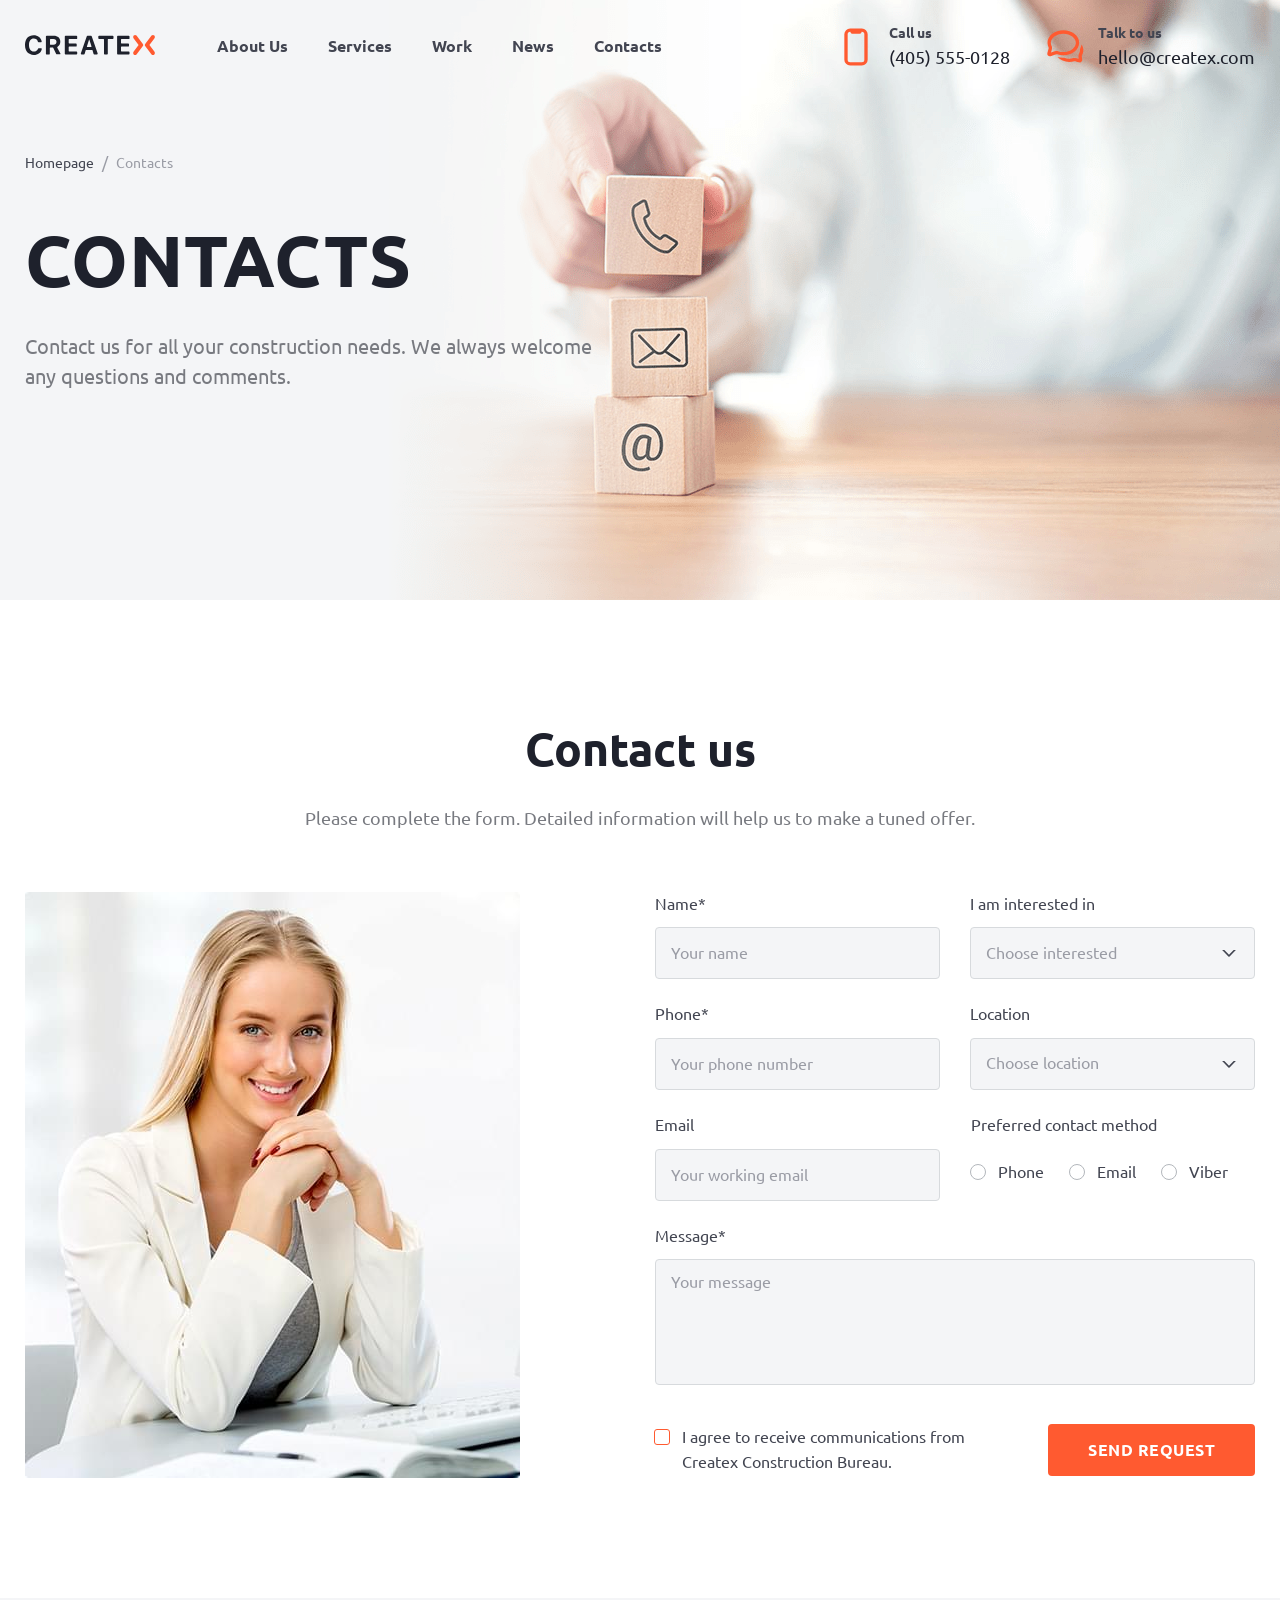
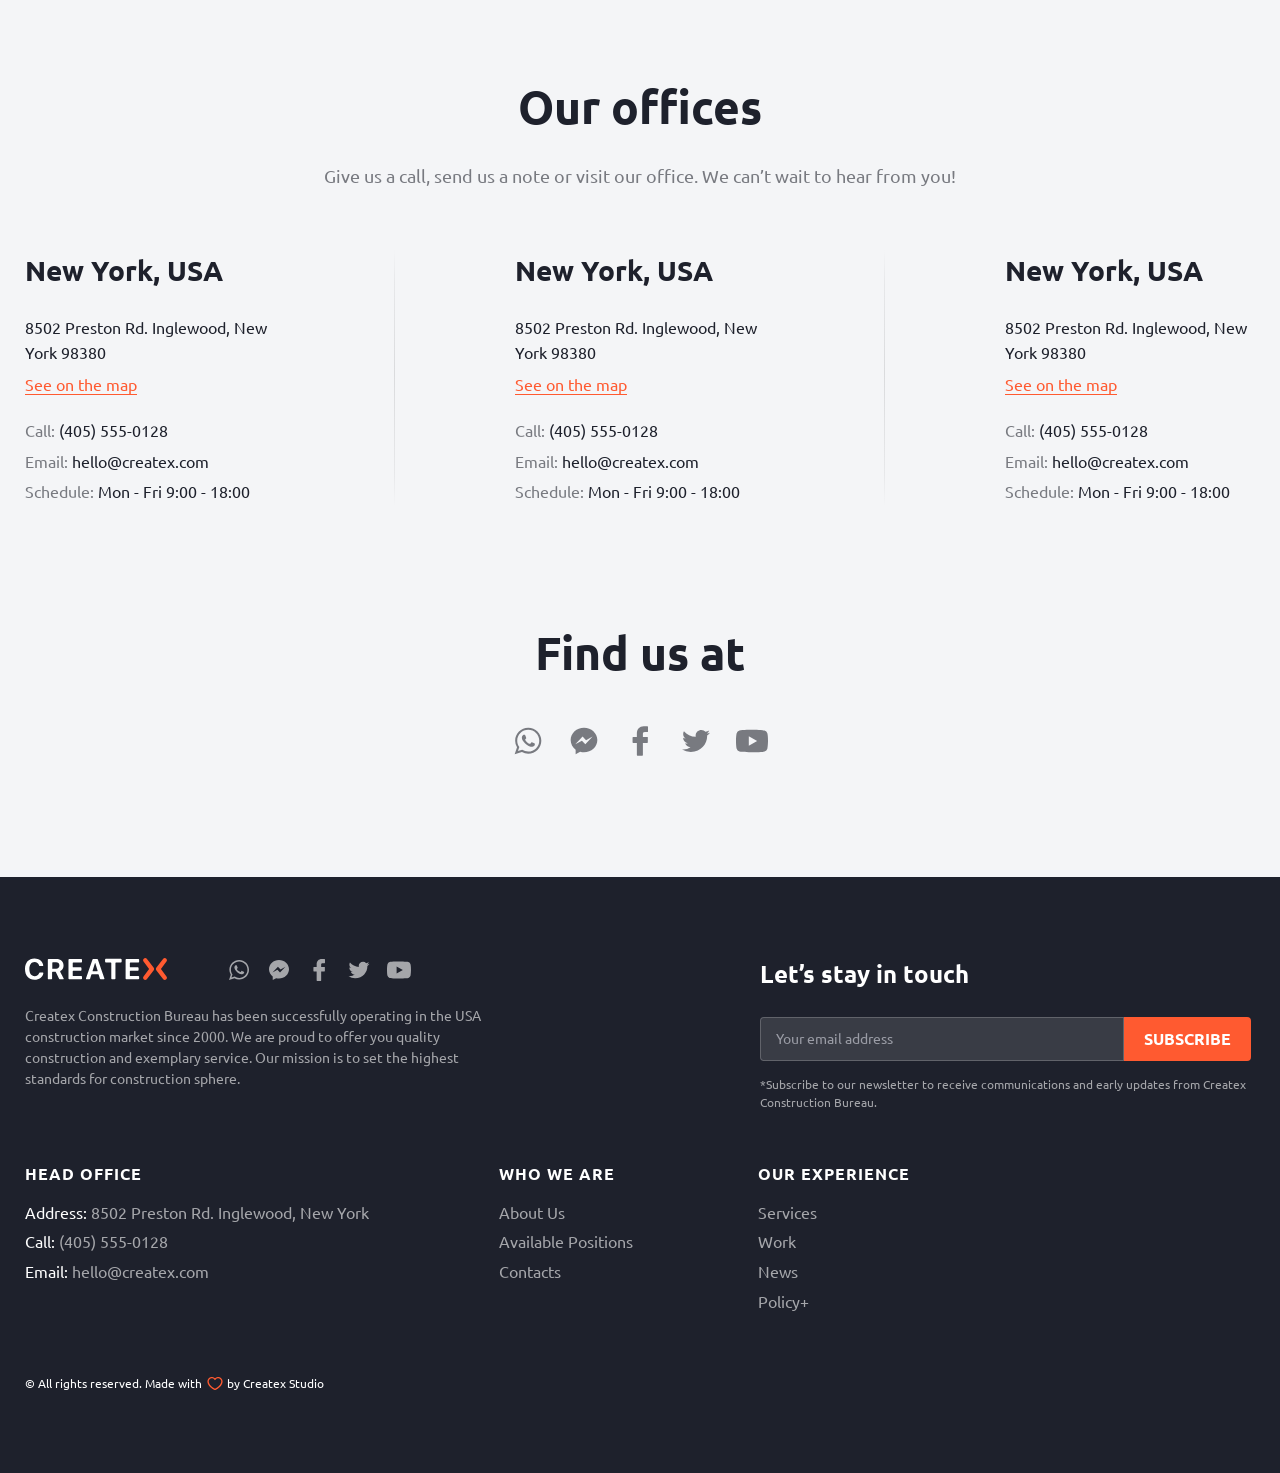
<file: contacts.html>
<!DOCTYPE html>
<html lang="en">

<head>
  <meta charset="UTF-8">
  <meta name="viewport" content="width=device-width,initial-scale=1">
  <link rel="shortcut icon" href="img/favicon.ico" type="image/x-icon">
  <meta http-equiv="X-UA-Compatible" content="ie=edge">
  <meta name="theme-color" content="#111111">
  <title>Createx Construction</title>
  <link rel="stylesheet" href="css/vendor.css">
  <link rel="stylesheet" href="css/main.css">
</head>

<body>
  <div class="site-container">
    <header class="header header--secondary">
      <div class="container header__container"><a href="index.html" class="logo"><img src="img/logo.svg"
            alt="Createx Logo"></a>
        <nav class="nav header__nav">
          <ul class="nav__list list-reset">
            <li class="nav__item"><a href="about.html" class="nav__link">About Us</a></li>
            <li class="nav__item"><a href="services.html" class="nav__link">Services</a></li>
            <li class="nav__item"><a href="work.html" class="nav__link">Work</a></li>
            <li class="nav__item"><a href="news.html" class="nav__link">News</a></li>
            <li class="nav__item"><a href="contacts.html" class="nav__link">Contacts</a></li>
          </ul>
          <div class="header-contacts header-contacts--nav"><a href="tel:4055550128"
              class="header-contacts__link contacts-link contacts-link--call"><span class="contacts-link__caption">Call
                us</span> <span class="contacts-link__value">(405) 555-0128</span> </a><a
              href="mailto:hello@createx.com" class="header-contacts__link contacts-link contacts-link--mail"><span
                class="contacts-link__caption">Talk to us</span> <span
                class="contacts-link__value">hello@createx.com</span></a></div>
        </nav>
        <div class="header-contacts"><a href="tel:4055550128"
            class="header-contacts__link contacts-link contacts-link--call"><span class="contacts-link__caption">Call
              us</span> <span class="contacts-link__value">(405) 555-0128</span> </a><a href="mailto:hello@createx.com"
            class="header-contacts__link contacts-link contacts-link--mail"><span class="contacts-link__caption">Talk to
              us</span> <span class="contacts-link__value">hello@createx.com</span></a></div><button
          class="btn-reset burger" aria-label="Открыть меню"><span class="burger__line"></span></button>
      </div>
    </header>
    <main>
      <section class="page-hero page-hero--contacts">
        <div class="container">
          <ul class="list-reset breadcrumbs page-hero__breadcrumbs">
            <li class="breadcrumbs__item"><a href="#" class="breadcrumbs__link">Homepage</a></li>
            <li class="breadcrumbs__item"><a class="breadcrumbs__link">Contacts</a></li>
          </ul>
          <h1 class="page-hero__title">Contacts</h1>
          <p class="page-hero__descr">Contact&nbsp;us for all your construction needs. We&nbsp;always welcome any
            questions and comments.</p>
        </div>
      </section>
      <section class="contacts">
        <div class="container">
          <h2 class="title title--center">Contact us</h2>
          <p class="descr descr--center">Please complete the form. Detailed information will help&nbsp;us to&nbsp;make
            a&nbsp;tuned offer.</p>
          <div class="contacts__content"><img class="contacts__image" src="img/contacts-image.jpg" alt=""
              aria-hidden="true">
            <form action="#" class="form-contacts">
              <div class="form-contacts__line"><label class="form-field form-field--gray form-contacts__field"><span
                    class="form-field__caption">Name*</span> <input type="email" name="name" required
                    placeholder="Your name" class="form-field__input"></label> <label
                  class="form-field form-field--gray form-contacts__field"><span class="form-field__caption">I am
                    interested in</span> <select name="insterested" class="form-field__select">
                    <option value="">Choose interested</option>
                    <option value="Interior_Design">Interior Design</option>
                  </select></label></div>
              <div class="form-contacts__line"><label class="form-field form-field--gray form-contacts__field"><span
                    class="form-field__caption">Phone*</span> <input type="tel" name="phone" required
                    placeholder="Your phone number" class="form-field__input"></label> <label
                  class="form-field form-field--gray form-contacts__field"><span
                    class="form-field__caption">Location</span> <select name="location" class="form-field__select"
                    required>
                    <option value="">Choose location</option>
                    <option value="New_York">New York</option>
                  </select></label></div>
              <div class="form-contacts__line"><label class="form-field form-field--gray form-contacts__field"><span
                    class="form-field__caption">Email</span> <input type="email" name="email"
                    placeholder="Your working email" class="form-field__input"></label>
                <fieldset class="form-field form-contacts__fields">
                  <legend class="form-field__caption">Preferred contact method</legend>
                  <div class="form-field__flex"><label class="custom-radio form-contacts__radio"><input type="radio"
                        name="contact_method" value="Phone" class="custom-radio__input"> <span
                        class="custom-radio__text">Phone</span></label> <label
                      class="custom-radio form-contacts__radio"><input type="radio" name="contact_method" value="Email"
                        class="custom-radio__input"> <span class="custom-radio__text">Email</span></label> <label
                      class="custom-radio form-contacts__radio"><input type="radio" name="contact_method" value="Viber"
                        class="custom-radio__input"> <span class="custom-radio__text">Viber</span></label></div>
                </fieldset>
              </div><label class="form-field form-field--gray form-contacts__field form-contacts__field--big"><span
                  class="form-field__caption">Message*</span> <textarea name="message" placeholder="Your message"
                  class="form-field__input form-field__input--big"></textarea></label>
              <div class="form-contacts__bottom"><label class="custom-checkbox form-contacts__checkbox"><input
                    type="checkbox" class="custom-checkbox__input"> <span class="custom-checkbox__text">I agree to
                    receive communications from Createx Construction Bureau.</span></label> <button
                  class="form-contacts__btn btn btn--fill" type="submit">Send Request</button></div>
            </form>
          </div>
        </div>
      </section>
      <section class="contacts-info">
        <div class="container">
          <h2 class="title title--center">Our offices</h2>
          <p class="descr descr--center">Give&nbsp;us a&nbsp;call, send&nbsp;us a&nbsp;note or&nbsp;visit our office.
            We&nbsp;can&rsquo;t wait to&nbsp;hear from you!</p>
          <ul class="list-reset contacts-info__list">
            <li class="contacts-info__item">
              <h3 class="contacts-info__subtitle">New York, USA</h3>
              <address class="contacts-info__address">8502 Preston Rd. Inglewood, New York 98380</address><a href="#"
                class="contacts-info__link">See on the map</a>
              <div class="contacts-info__bottom">
                <div class="contacts-info__element">Call: <a href="tel:4055550128" class="contacts-info__value">(405)
                    555-0128</a></div>
                <div class="contacts-info__element">Email: <a href="mailto:hello@createx.com"
                    class="contacts-info__value">hello@createx.com</a></div>
                <div class="contacts-info__element">Schedule: <span class="contacts-info__value">Mon - Fri 9:00 -
                    18:00</span></div>
              </div>
            </li>
            <li class="contacts-info__item">
              <h3 class="contacts-info__subtitle">New York, USA</h3>
              <address class="contacts-info__address">8502 Preston Rd. Inglewood, New York 98380</address><a href="#"
                class="contacts-info__link">See on the map</a>
              <div class="contacts-info__bottom">
                <div class="contacts-info__element">Call: <a href="tel:4055550128" class="contacts-info__value">(405)
                    555-0128</a></div>
                <div class="contacts-info__element">Email: <a href="mailto:hello@createx.com"
                    class="contacts-info__value">hello@createx.com</a></div>
                <div class="contacts-info__element">Schedule: <span class="contacts-info__value">Mon - Fri 9:00 -
                    18:00</span></div>
              </div>
            </li>
            <li class="contacts-info__item">
              <h3 class="contacts-info__subtitle">New York, USA</h3>
              <address class="contacts-info__address">8502 Preston Rd. Inglewood, New York 98380</address><a href="#"
                class="contacts-info__link">See on the map</a>
              <div class="contacts-info__bottom">
                <div class="contacts-info__element">Call: <a href="tel:4055550128" class="contacts-info__value">(405)
                    555-0128</a></div>
                <div class="contacts-info__element">Email: <a href="mailto:hello@createx.com"
                    class="contacts-info__value">hello@createx.com</a></div>
                <div class="contacts-info__element">Schedule: <span class="contacts-info__value">Mon - Fri 9:00 -
                    18:00</span></div>
              </div>
            </li>
          </ul>
          <h2 class="title title--center contacts-info__soc">Find us at</h2>
          <ul class="social contacts-info__social list-reset">
            <li class="social__item"><a href="#" target="_blank" class="social__link" aria-label="WhatsApp"><svg>
                  <use xlink:href="img/sprite.svg#whats"></use>
                </svg></a></li>
            <li class="social__item"><a href="#" target="_blank" class="social__link" aria-label="Messenger"><svg>
                  <use xlink:href="img/sprite.svg#mess"></use>
                </svg></a></li>
            <li class="social__item"><a href="#" target="_blank" class="social__link" aria-label="Facebook"><svg>
                  <use xlink:href="img/sprite.svg#facebook"></use>
                </svg></a></li>
            <li class="social__item"><a href="#" target="_blank" class="social__link" aria-label="Twitter"><svg>
                  <use xlink:href="img/sprite.svg#twitter"></use>
                </svg></a></li>
            <li class="social__item"><a href="#" target="_blank" class="social__link" aria-label="Youtube"><svg>
                  <use xlink:href="img/sprite.svg#youtube"></use>
                </svg></a></li>
          </ul>
        </div>
      </section>
    </main>
    <footer class="footer"><a href="#page" data-scroll class="to-top"><span class="to-top__text">Go to top</span> <span
          class="to-top__icon"><svg>
            <use xlink:href="img/sprite.svg#to-top"></use>
          </svg></span></a>
      <div class="container footer__container grid">
        <div class="footer__left">
          <div class="footer__top"><a href="index.html" class="logo footer__logo"><img src="img/logo-footer.svg"
                alt="Createx Logo"></a>
            <ul class="social footer__social list-reset">
              <li class="social__item"><a href="#" target="_blank" class="social__link" aria-label="WhatsApp"><svg>
                    <use xlink:href="img/sprite.svg#whats"></use>
                  </svg></a></li>
              <li class="social__item"><a href="#" target="_blank" class="social__link" aria-label="Messenger"><svg>
                    <use xlink:href="img/sprite.svg#mess"></use>
                  </svg></a></li>
              <li class="social__item"><a href="#" target="_blank" class="social__link" aria-label="Facebook"><svg>
                    <use xlink:href="img/sprite.svg#facebook"></use>
                  </svg></a></li>
              <li class="social__item"><a href="#" target="_blank" class="social__link" aria-label="Twitter"><svg>
                    <use xlink:href="img/sprite.svg#twitter"></use>
                  </svg></a></li>
              <li class="social__item"><a href="#" target="_blank" class="social__link" aria-label="Youtube"><svg>
                    <use xlink:href="img/sprite.svg#youtube"></use>
                  </svg></a></li>
            </ul>
          </div>
          <p class="footer__descr">Createx Construction Bureau has been successfully operating in&nbsp;the USA
            construction market since 2000. We&nbsp;are proud to&nbsp;offer you quality construction and exemplary
            service. Our mission is&nbsp;to&nbsp;set the highest standards for construction sphere.</p>
        </div>
        <form action="#" class="footer-form footer__form">
          <h3 class="footer-form__title">Let’s stay in touch</h3>
          <div class="footer-form__items"><label class="form-field form-field--gray contacts-form__field"><input
                type="email" name="email" placeholder="Your email address" class="form-field__input"></label> <button
              class="footer-form__btn btn btn--fill">Subscribe</button></div>
          <p class="footer-form__descr">*Subscribe to&nbsp;our newsletter to&nbsp;receive communications and early
            updates from Createx Construction Bureau.</p>
        </form>
        <address class="footer-address footer__address">
          <h3 class="footer-address__title footer-title">Head Office</h3><span class="footer-address__item"><span
              class="footer-address__name">Address:</span> 8502 Preston Rd. Inglewood, New York </span><span
            class="footer-address__item"><span class="footer-address__name">Call:</span> <a href="tel:4055550128">(405)
              555-0128</a> </span><span class="footer-address__item"><span class="footer-address__name">Email:</span> <a
              href="mailto:hello@createx.com">hello@createx.com</a></span>
        </address>
        <nav class="footer-nav footer__nav" title="secondary navigation">
          <div class="footer-nav__col">
            <h3 class="footer-nav__title footer-title">Who we are</h3>
            <ul class="list-reset footer-nav__list">
              <li class="footer-nav__item"><a href="about.html" class="footer-nav__link">About Us</a></li>
              <li class="footer-nav__item"><a href="#" class="footer-nav__link">Available Positions</a></li>
              <li class="footer-nav__item"><a href="contacts.html" class="footer-nav__link">Contacts</a></li>
            </ul>
          </div>
          <div class="footer-nav__col">
            <h3 class="footer-nav__title footer-title">Our Experience</h3>
            <ul class="list-reset footer-nav__list">
              <li class="footer-nav__item"><a href="services.html" class="footer-nav__link">Services</a></li>
              <li class="footer-nav__item"><a href="work.html" class="footer-nav__link">Work</a></li>
              <li class="footer-nav__item"><a href="news.html" class="footer-nav__link">News</a></li>
              <li class="footer-nav__item"><a href="policy.html" class="footer-nav__link">Policy+</a></li>
            </ul>
          </div>
        </nav><small class="footer__copyright">&copy;&nbsp;All rights reserved. Made with <span>by Createx
            Studio</span></small>
      </div>
    </footer>
    <div class="overlay"></div>
  </div>
  <script src="js/vendor.js"></script>
  <script src="js/main.js"></script>
</body>

</html>
</file>
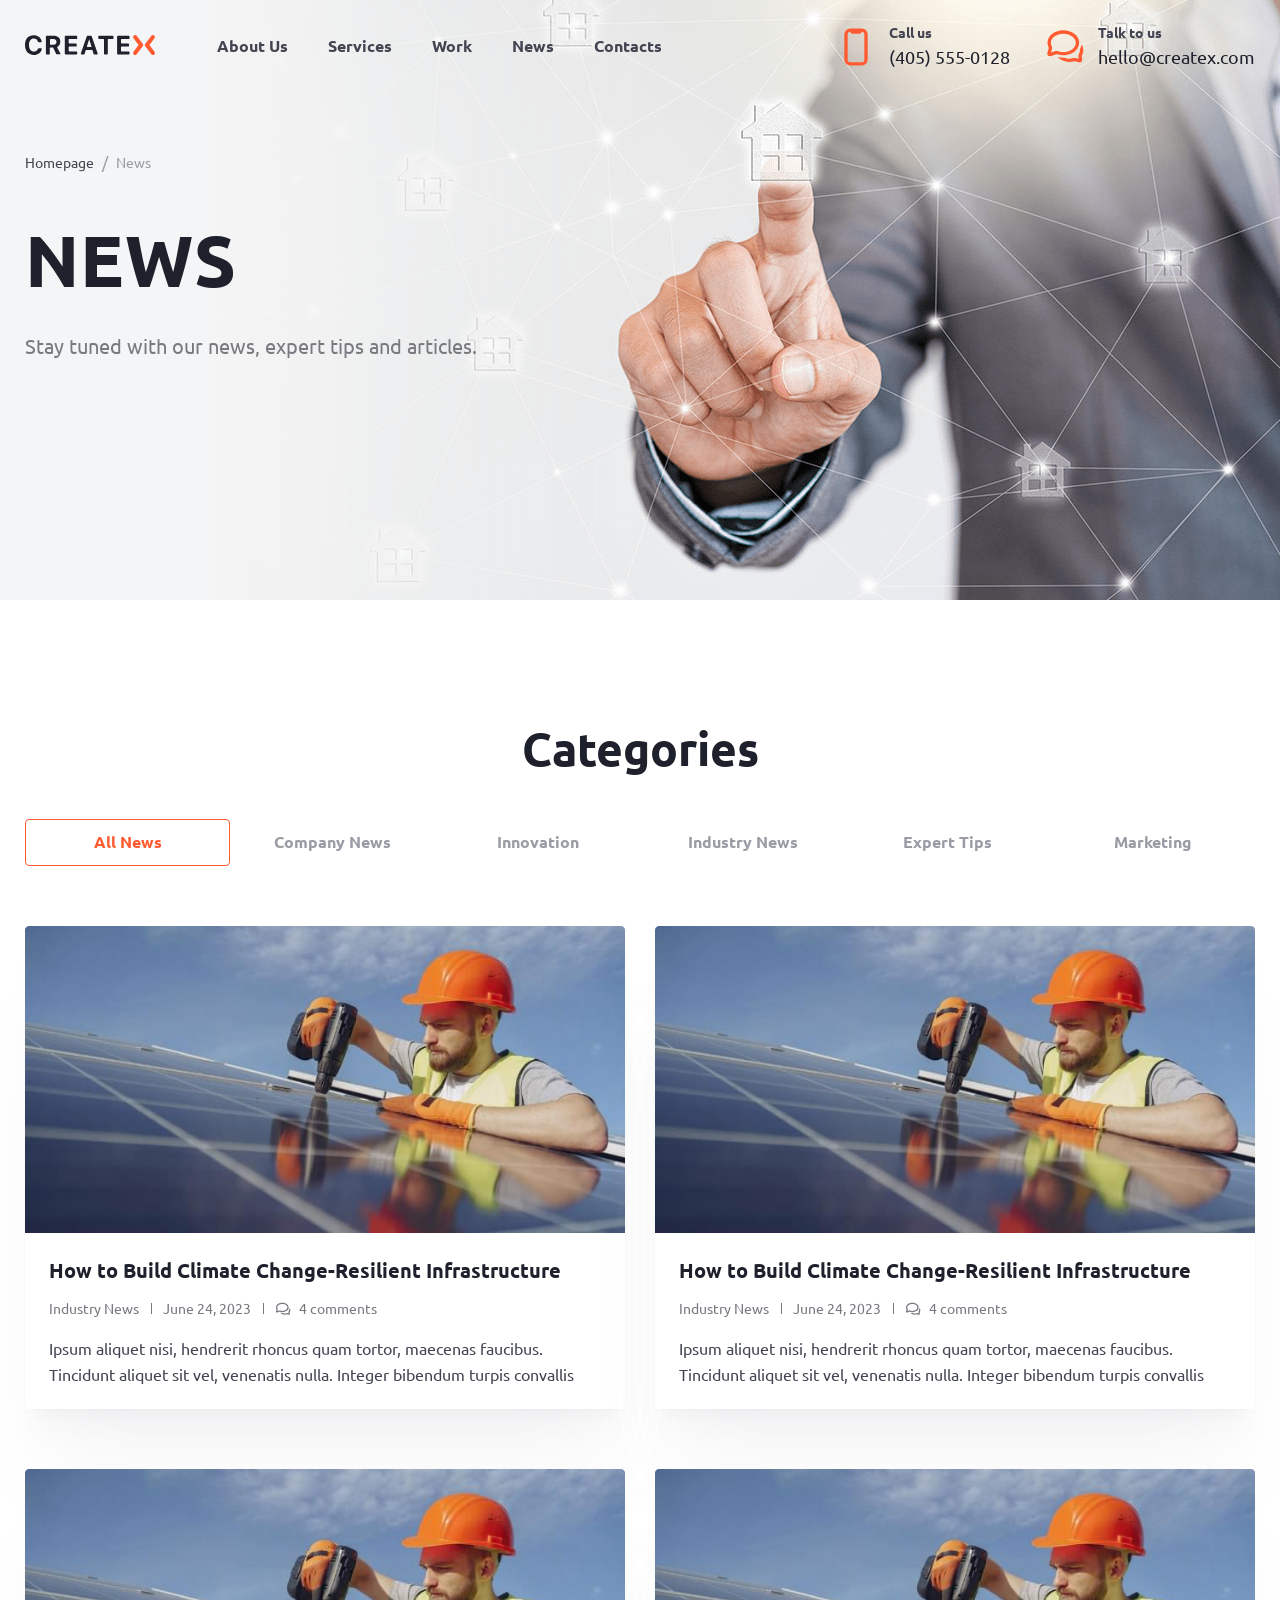
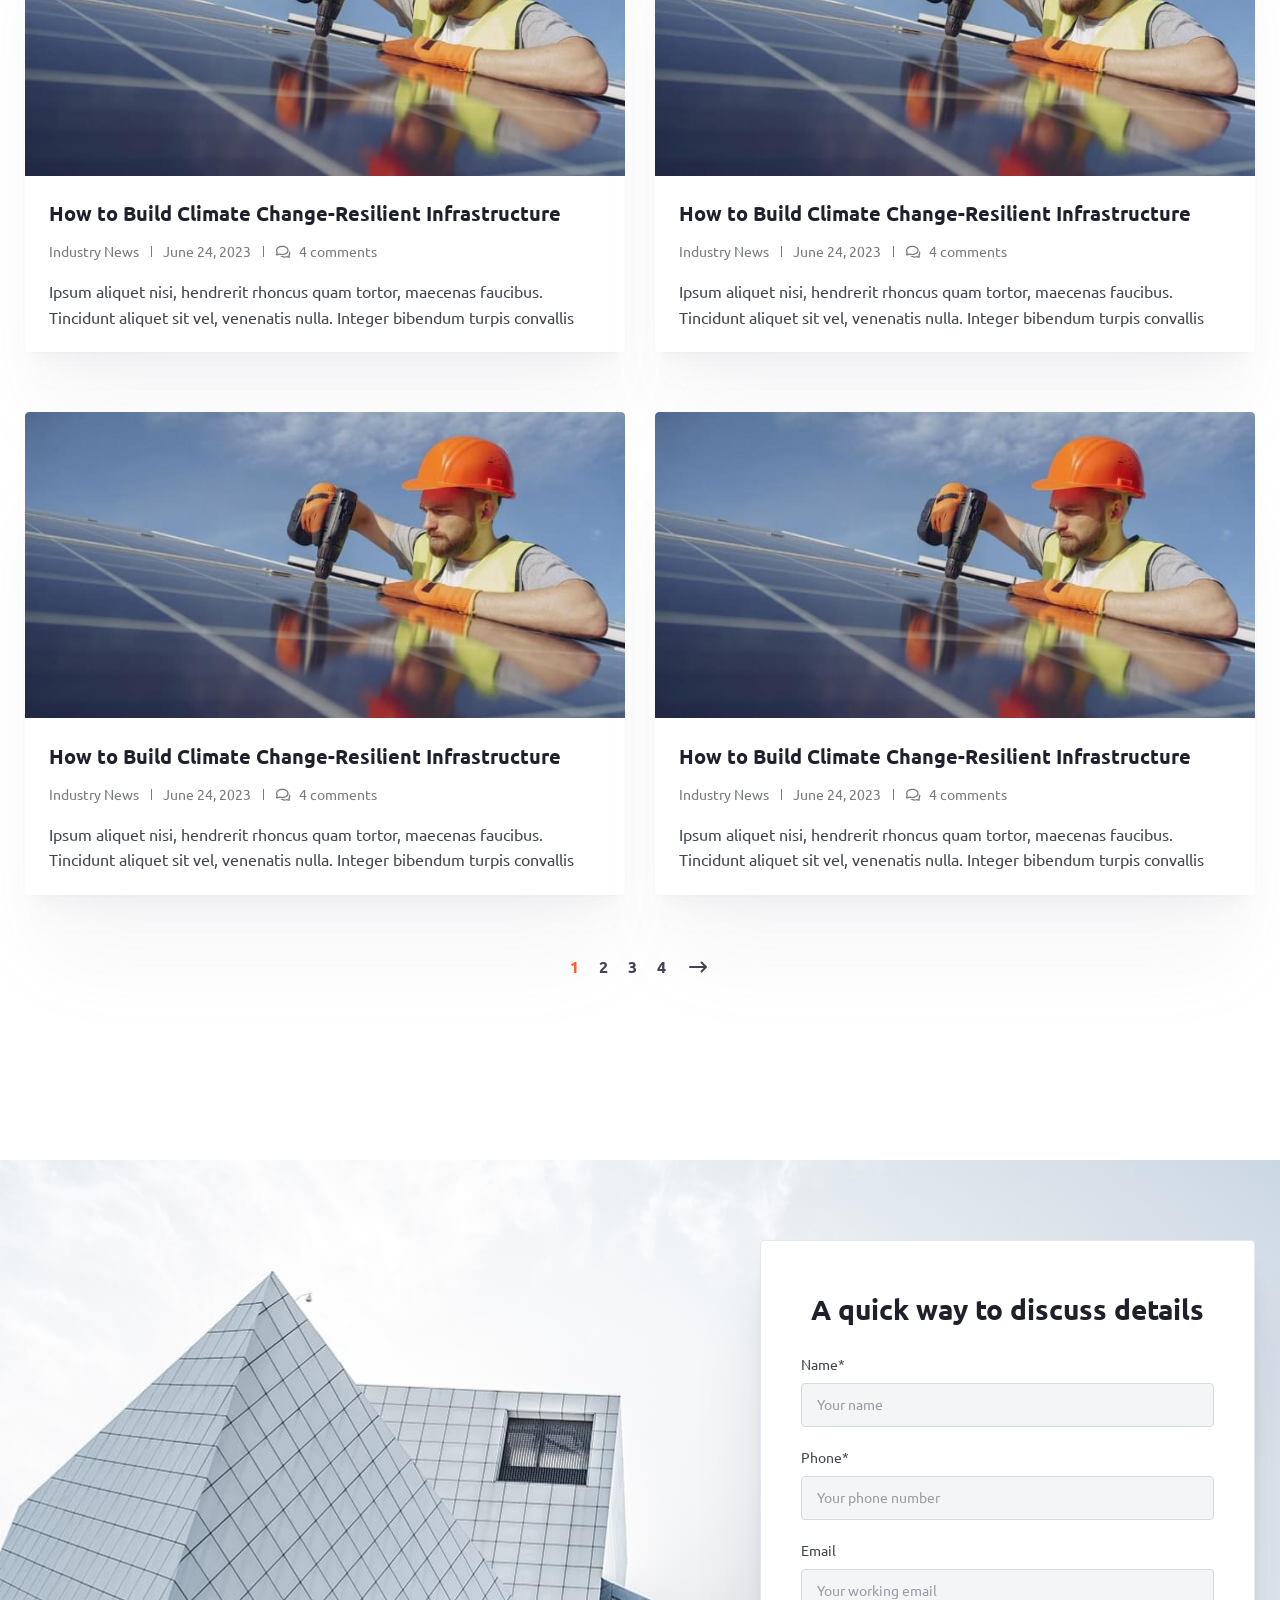
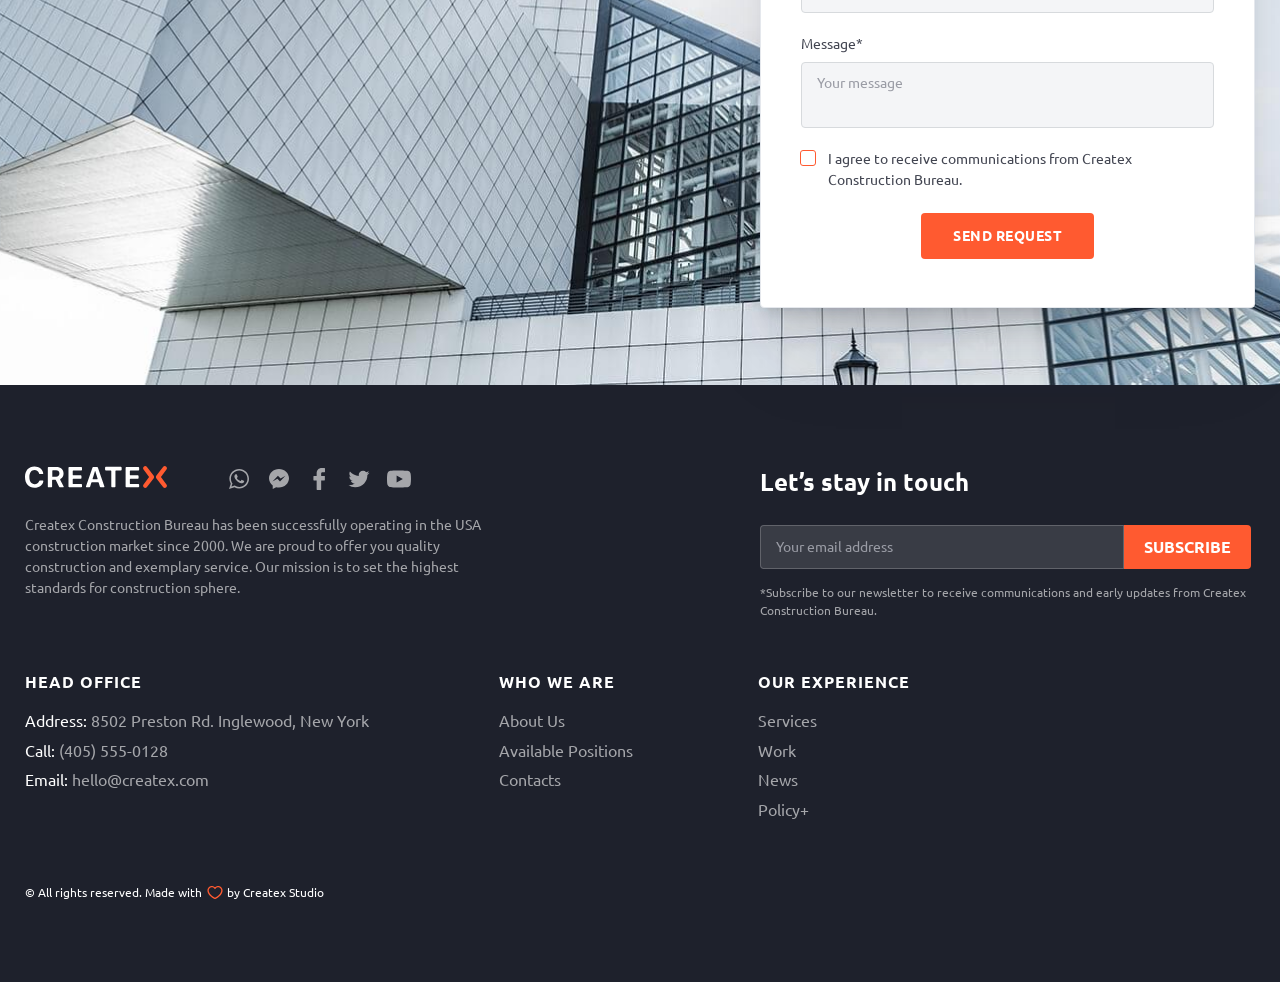
<file: news.html>
<!DOCTYPE html>
<html lang="en">

<head>
  <meta charset="UTF-8">
  <meta name="viewport" content="width=device-width,initial-scale=1">
  <link rel="shortcut icon" href="img/favicon.ico" type="image/x-icon">
  <meta http-equiv="X-UA-Compatible" content="ie=edge">
  <meta name="theme-color" content="#111111">
  <title>Createx Construction</title>
  <link rel="stylesheet" href="css/vendor.css">
  <link rel="stylesheet" href="css/main.css">
</head>

<body>
  <div class="site-container">
    <header class="header header--secondary">
      <div class="container header__container"><a href="index.html" class="logo"><img src="img/logo.svg"
            alt="Createx Logo"></a>
        <nav class="nav header__nav">
          <ul class="nav__list list-reset">
            <li class="nav__item"><a href="about.html" class="nav__link">About Us</a></li>
            <li class="nav__item"><a href="services.html" class="nav__link">Services</a></li>
            <li class="nav__item"><a href="work.html" class="nav__link">Work</a></li>
            <li class="nav__item"><a href="news.html" class="nav__link">News</a></li>
            <li class="nav__item"><a href="contacts.html" class="nav__link">Contacts</a></li>
          </ul>
          <div class="header-contacts header-contacts--nav"><a href="tel:4055550128"
              class="header-contacts__link contacts-link contacts-link--call"><span class="contacts-link__caption">Call
                us</span> <span class="contacts-link__value">(405) 555-0128</span> </a><a
              href="mailto:hello@createx.com" class="header-contacts__link contacts-link contacts-link--mail"><span
                class="contacts-link__caption">Talk to us</span> <span
                class="contacts-link__value">hello@createx.com</span></a></div>
        </nav>
        <div class="header-contacts"><a href="tel:4055550128"
            class="header-contacts__link contacts-link contacts-link--call"><span class="contacts-link__caption">Call
              us</span> <span class="contacts-link__value">(405) 555-0128</span> </a><a href="mailto:hello@createx.com"
            class="header-contacts__link contacts-link contacts-link--mail"><span class="contacts-link__caption">Talk to
              us</span> <span class="contacts-link__value">hello@createx.com</span></a></div><button
          class="btn-reset burger" aria-label="Открыть меню"><span class="burger__line"></span></button>
      </div>
    </header>
    <main>
      <section class="page-hero page-hero--news">
        <div class="container">
          <ul class="list-reset breadcrumbs page-hero__breadcrumbs">
            <li class="breadcrumbs__item"><a href="#" class="breadcrumbs__link">Homepage</a></li>
            <li class="breadcrumbs__item"><a class="breadcrumbs__link">News</a></li>
          </ul>
          <h1 class="page-hero__title">News</h1>
          <p class="page-hero__descr">Stay tuned with our news, expert tips and articles.</p>
        </div>
      </section>
      <section class="categories">
        <div class="container">
          <h2 class="title title--center categories__title">Categories</h2>
          <ul class="list-reset categories-nav">
            <li class="categories-nav__item"><button
                class="btn-reset categories-nav__btn categories-nav__btn--active">All News</button></li>
            <li class="categories-nav__item"><button class="btn-reset categories-nav__btn">Company News</button></li>
            <li class="categories-nav__item"><button class="btn-reset categories-nav__btn">Innovation</button></li>
            <li class="categories-nav__item"><button class="btn-reset categories-nav__btn">Industry News</button></li>
            <li class="categories-nav__item"><button class="btn-reset categories-nav__btn">Expert Tips</button></li>
            <li class="categories-nav__item"><button class="btn-reset categories-nav__btn">Marketing</button></li>
          </ul>
          <ul class="list-reset categories-list grid">
            <li class="categories-list__item">
              <article class="news-article"><img src="img/recent-article-1.jpg" alt="article 1"
                  class="news-article__image">
                <div class="news-article__text">
                  <h3 class="news-article__title"><a href="post.html" class="news-article__link">How to&nbsp;Build
                      Climate Change-Resilient Infrastructure</a></h3>
                  <div class="news-article__meta article-meta"><a href="#" class="article-meta__item">Industry News</a>
                    <time class="article-meta__item" datetime="2023-06-24 19:00">June 24, 2023</time> <span
                      class="article-meta__item article-meta__item--comments">4 comments</span></div>
                  <p class="news-article__descr">Ipsum aliquet nisi, hendrerit rhoncus quam tortor, maecenas faucibus.
                    Tincidunt aliquet sit vel, venenatis nulla. Integer bibendum turpis convallis enim, nibh
                    convallis...</p>
                </div>
              </article>
            </li>
            <li class="categories-list__item">
              <article class="news-article"><img src="img/recent-article-1.jpg" alt="article 1"
                  class="news-article__image">
                <div class="news-article__text">
                  <h3 class="news-article__title"><a href="post.html" class="news-article__link">How to&nbsp;Build
                      Climate Change-Resilient Infrastructure</a></h3>
                  <div class="news-article__meta article-meta"><a href="post.html" class="article-meta__item">Industry
                      News</a> <time class="article-meta__item" datetime="2023-06-24 19:00">June 24, 2023</time> <span
                      class="article-meta__item article-meta__item--comments">4 comments</span></div>
                  <p class="news-article__descr">Ipsum aliquet nisi, hendrerit rhoncus quam tortor, maecenas faucibus.
                    Tincidunt aliquet sit vel, venenatis nulla. Integer bibendum turpis convallis enim, nibh
                    convallis...</p>
                </div>
              </article>
            </li>
            <li class="categories-list__item">
              <article class="news-article"><img src="img/recent-article-1.jpg" alt="article 1"
                  class="news-article__image">
                <div class="news-article__text">
                  <h3 class="news-article__title"><a href="post.html" class="news-article__link">How to&nbsp;Build
                      Climate Change-Resilient Infrastructure</a></h3>
                  <div class="news-article__meta article-meta"><a href="#" class="article-meta__item">Industry News</a>
                    <time class="article-meta__item" datetime="2023-06-24 19:00">June 24, 2023</time> <span
                      class="article-meta__item article-meta__item--comments">4 comments</span></div>
                  <p class="news-article__descr">Ipsum aliquet nisi, hendrerit rhoncus quam tortor, maecenas faucibus.
                    Tincidunt aliquet sit vel, venenatis nulla. Integer bibendum turpis convallis enim, nibh
                    convallis...</p>
                </div>
              </article>
            </li>
            <li class="categories-list__item">
              <article class="news-article"><img src="img/recent-article-1.jpg" alt="article 1"
                  class="news-article__image">
                <div class="news-article__text">
                  <h3 class="news-article__title"><a href="post.html" class="news-article__link">How to&nbsp;Build
                      Climate Change-Resilient Infrastructure</a></h3>
                  <div class="news-article__meta article-meta"><a href="#" class="article-meta__item">Industry News</a>
                    <time class="article-meta__item" datetime="2023-06-24 19:00">June 24, 2023</time> <span
                      class="article-meta__item article-meta__item--comments">4 comments</span></div>
                  <p class="news-article__descr">Ipsum aliquet nisi, hendrerit rhoncus quam tortor, maecenas faucibus.
                    Tincidunt aliquet sit vel, venenatis nulla. Integer bibendum turpis convallis enim, nibh
                    convallis...</p>
                </div>
              </article>
            </li>
            <li class="categories-list__item">
              <article class="news-article"><img src="img/recent-article-1.jpg" alt="article 1"
                  class="news-article__image">
                <div class="news-article__text">
                  <h3 class="news-article__title"><a href="post.html" class="news-article__link">How to&nbsp;Build
                      Climate Change-Resilient Infrastructure</a></h3>
                  <div class="news-article__meta article-meta"><a href="#" class="article-meta__item">Industry News</a>
                    <time class="article-meta__item" datetime="2023-06-24 19:00">June 24, 2023</time> <span
                      class="article-meta__item article-meta__item--comments">4 comments</span></div>
                  <p class="news-article__descr">Ipsum aliquet nisi, hendrerit rhoncus quam tortor, maecenas faucibus.
                    Tincidunt aliquet sit vel, venenatis nulla. Integer bibendum turpis convallis enim, nibh
                    convallis...</p>
                </div>
              </article>
            </li>
            <li class="categories-list__item">
              <article class="news-article"><img src="img/recent-article-1.jpg" alt="article 1"
                  class="news-article__image">
                <div class="news-article__text">
                  <h3 class="news-article__title"><a href="#" class="news-article__link">How to&nbsp;Build Climate
                      Change-Resilient Infrastructure</a></h3>
                  <div class="news-article__meta article-meta"><a href="#" class="article-meta__item">Industry News</a>
                    <time class="article-meta__item" datetime="2023-06-24 19:00">June 24, 2023</time> <span
                      class="article-meta__item article-meta__item--comments">4 comments</span></div>
                  <p class="news-article__descr">Ipsum aliquet nisi, hendrerit rhoncus quam tortor, maecenas faucibus.
                    Tincidunt aliquet sit vel, venenatis nulla. Integer bibendum turpis convallis enim, nibh
                    convallis...</p>
                </div>
              </article>
            </li>
          </ul>
          <ul class="list-reset categories-pag">
            <li class="categories-pag__item"><a href="#" class="categories-pag__link categories-pag__link--active">1</a>
            </li>
            <li class="categories-pag__item"><a href="#" class="categories-pag__link">2</a></li>
            <li class="categories-pag__item"><a href="#" class="categories-pag__link">3</a></li>
            <li class="categories-pag__item"><a href="#" class="categories-pag__link">4</a></li>
            <li class="categories-pag__item"><a href="#" class="categories-pag__link" aria-label="next page"><svg>
                  <use xlink:href="img/sprite.svg#right-arrow"></use>
                </svg></a></li>
          </ul>
        </div>
      </section>
      <section class="contacts-section">
        <h2 class="visually-hidden">Contacts</h2>
        <div class="container contacts-section__container">
          <form class="contacts-section__form contacts-form">
            <h3 class="contacts-form__title">A quick way to discuss details</h3><label
              class="form-field form-field--gray contacts-form__field"><span class="form-field__caption">Name*</span>
              <input type="text" name="name" placeholder="Your name" class="form-field__input"></label> <label
              class="form-field form-field--gray contacts-form__field"><span class="form-field__caption">Phone*</span>
              <input type="tel" name="phone" placeholder="Your phone number" class="form-field__input"></label> <label
              class="form-field form-field--gray contacts-form__field"><span class="form-field__caption">Email</span>
              <input type="email" name="email" placeholder="Your working email" class="form-field__input"></label>
            <label class="form-field form-field--gray contacts-form__field"><span
                class="form-field__caption">Message*</span> <textarea name="message" placeholder="Your message"
                class="form-field__input form-field__input--big"></textarea></label> <label
              class="custom-checkbox contacts-form__checkbox"><input type="checkbox" class="custom-checkbox__input">
              <span class="custom-checkbox__text">I agree to receive communications from Createx Construction
                Bureau.</span></label>
            <div class="centered"><button class="contacts-form__btn btn btn--fill" type="submit">Send Request</button>
            </div>
          </form>
        </div>
      </section>
    </main>
    <footer class="footer"><a href="#page" data-scroll class="to-top"><span class="to-top__text">Go to top</span> <span
          class="to-top__icon"><svg>
            <use xlink:href="img/sprite.svg#to-top"></use>
          </svg></span></a>
      <div class="container footer__container grid">
        <div class="footer__left">
          <div class="footer__top"><a href="index.html" class="logo footer__logo"><img src="img/logo-footer.svg"
                alt="Createx Logo"></a>
            <ul class="social footer__social list-reset">
              <li class="social__item"><a href="#" target="_blank" class="social__link" aria-label="WhatsApp"><svg>
                    <use xlink:href="img/sprite.svg#whats"></use>
                  </svg></a></li>
              <li class="social__item"><a href="#" target="_blank" class="social__link" aria-label="Messenger"><svg>
                    <use xlink:href="img/sprite.svg#mess"></use>
                  </svg></a></li>
              <li class="social__item"><a href="#" target="_blank" class="social__link" aria-label="Facebook"><svg>
                    <use xlink:href="img/sprite.svg#facebook"></use>
                  </svg></a></li>
              <li class="social__item"><a href="#" target="_blank" class="social__link" aria-label="Twitter"><svg>
                    <use xlink:href="img/sprite.svg#twitter"></use>
                  </svg></a></li>
              <li class="social__item"><a href="#" target="_blank" class="social__link" aria-label="Youtube"><svg>
                    <use xlink:href="img/sprite.svg#youtube"></use>
                  </svg></a></li>
            </ul>
          </div>
          <p class="footer__descr">Createx Construction Bureau has been successfully operating in&nbsp;the USA
            construction market since 2000. We&nbsp;are proud to&nbsp;offer you quality construction and exemplary
            service. Our mission is&nbsp;to&nbsp;set the highest standards for construction sphere.</p>
        </div>
        <form action="#" class="footer-form footer__form">
          <h3 class="footer-form__title">Let’s stay in touch</h3>
          <div class="footer-form__items"><label class="form-field form-field--gray contacts-form__field"><input
                type="email" name="email" placeholder="Your email address" class="form-field__input"></label> <button
              class="footer-form__btn btn btn--fill">Subscribe</button></div>
          <p class="footer-form__descr">*Subscribe to&nbsp;our newsletter to&nbsp;receive communications and early
            updates from Createx Construction Bureau.</p>
        </form>
        <address class="footer-address footer__address">
          <h3 class="footer-address__title footer-title">Head Office</h3><span class="footer-address__item"><span
              class="footer-address__name">Address:</span> 8502 Preston Rd. Inglewood, New York </span><span
            class="footer-address__item"><span class="footer-address__name">Call:</span> <a href="tel:4055550128">(405)
              555-0128</a> </span><span class="footer-address__item"><span class="footer-address__name">Email:</span> <a
              href="mailto:hello@createx.com">hello@createx.com</a></span>
        </address>
        <nav class="footer-nav footer__nav" title="secondary navigation">
          <div class="footer-nav__col">
            <h3 class="footer-nav__title footer-title">Who we are</h3>
            <ul class="list-reset footer-nav__list">
              <li class="footer-nav__item"><a href="about.html" class="footer-nav__link">About Us</a></li>
              <li class="footer-nav__item"><a href="#" class="footer-nav__link">Available Positions</a></li>
              <li class="footer-nav__item"><a href="contacts.html" class="footer-nav__link">Contacts</a></li>
            </ul>
          </div>
          <div class="footer-nav__col">
            <h3 class="footer-nav__title footer-title">Our Experience</h3>
            <ul class="list-reset footer-nav__list">
              <li class="footer-nav__item"><a href="services.html" class="footer-nav__link">Services</a></li>
              <li class="footer-nav__item"><a href="work.html" class="footer-nav__link">Work</a></li>
              <li class="footer-nav__item"><a href="news.html" class="footer-nav__link">News</a></li>
              <li class="footer-nav__item"><a href="policy.html" class="footer-nav__link">Policy+</a></li>
            </ul>
          </div>
        </nav><small class="footer__copyright">&copy;&nbsp;All rights reserved. Made with <span>by Createx
            Studio</span></small>
      </div>
    </footer>
    <div class="overlay"></div>
  </div>
  <script src="js/vendor.js"></script>
  <script src="js/main.js"></script>
</body>

</html>
</file>
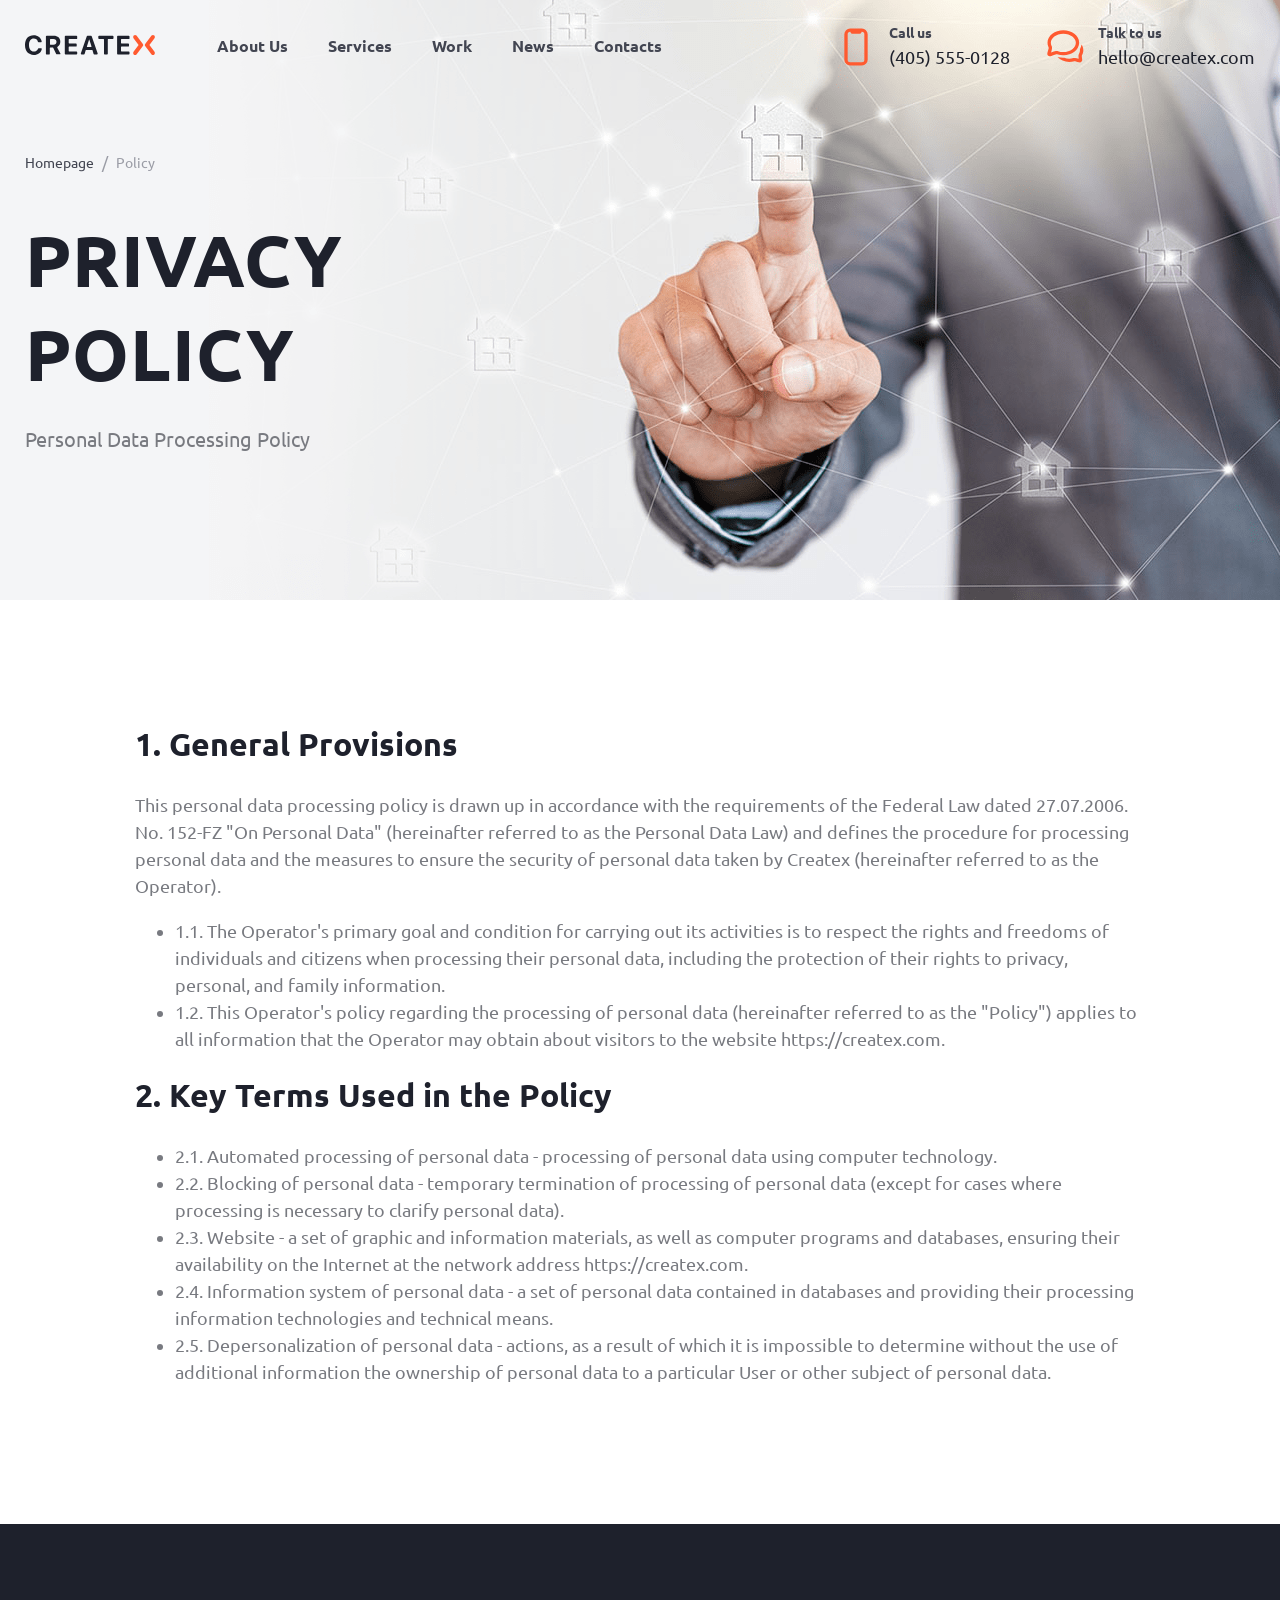
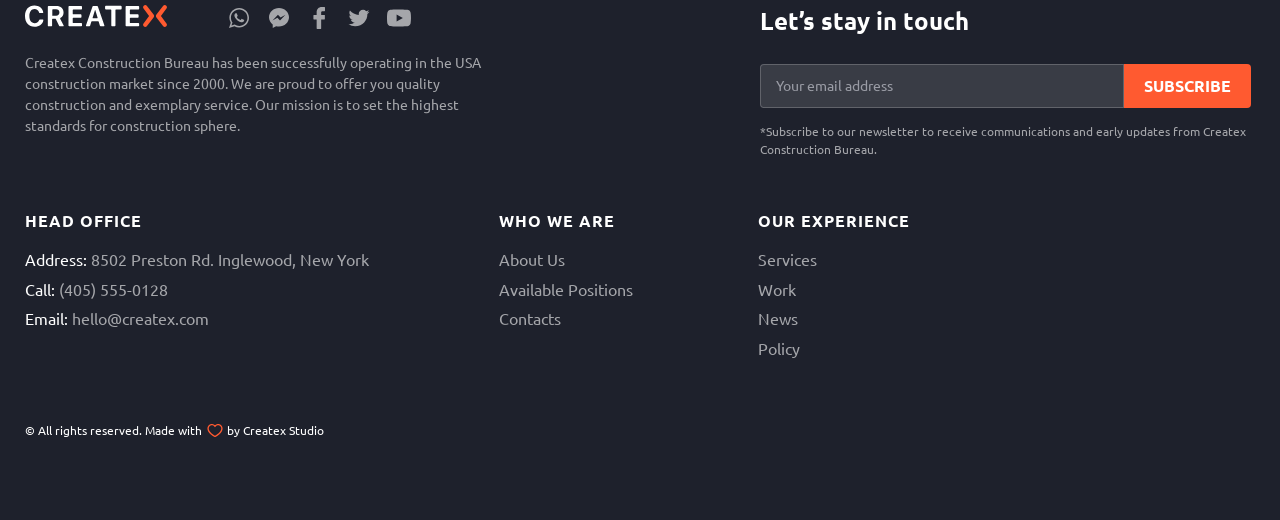
<file: policy copy.html>
<!DOCTYPE html>
<html lang="en">

<head>
  <meta charset="UTF-8">
  <meta name="viewport" content="width=device-width,initial-scale=1">
  <link rel="shortcut icon" href="img/favicon.ico" type="image/x-icon">
  <meta http-equiv="X-UA-Compatible" content="ie=edge">
  <meta name="theme-color" content="#111111">
  <title>Createx Construction</title>
  <link rel="stylesheet" href="css/vendor.css">
  <link rel="stylesheet" href="css/main.css">
</head>

<body>
  <div class="site-container">
    <header class="header header--secondary">
      <div class="container header__container"><a href="index.html" class="logo"><img src="img/logo.svg"
            alt="Createx Logo"></a>
        <nav class="nav header__nav">
          <ul class="nav__list list-reset">
            <li class="nav__item"><a href="about.html" class="nav__link">About Us</a></li>
            <li class="nav__item"><a href="services.html" class="nav__link">Services</a></li>
            <li class="nav__item"><a href="work.html" class="nav__link">Work</a></li>
            <li class="nav__item"><a href="news.html" class="nav__link">News</a></li>
            <li class="nav__item"><a href="contacts.html" class="nav__link">Contacts</a></li>
          </ul>
          <div class="header-contacts header-contacts--nav"><a href="tel:4055550128"
              class="header-contacts__link contacts-link contacts-link--call"><span class="contacts-link__caption">Call
                us</span> <span class="contacts-link__value">(405) 555-0128</span> </a><a
              href="mailto:hello@createx.com" class="header-contacts__link contacts-link contacts-link--mail"><span
                class="contacts-link__caption">Talk to us</span> <span
                class="contacts-link__value">hello@createx.com</span></a></div>
        </nav>
        <div class="header-contacts"><a href="tel:4055550128"
            class="header-contacts__link contacts-link contacts-link--call"><span class="contacts-link__caption">Call
              us</span> <span class="contacts-link__value">(405) 555-0128</span> </a><a href="mailto:hello@createx.com"
            class="header-contacts__link contacts-link contacts-link--mail"><span class="contacts-link__caption">Talk to
              us</span> <span class="contacts-link__value">hello@createx.com</span></a></div><button
          class="btn-reset burger" aria-label="Открыть меню"><span class="burger__line"></span></button>
      </div>
    </header>
    <main>
      <section class="page-hero page-hero--news">
        <div class="container">
          <ul class="list-reset breadcrumbs page-hero__breadcrumbs">
            <li class="breadcrumbs__item"><a href="#" class="breadcrumbs__link">Homepage</a></li>
            <li class="breadcrumbs__item"><a class="breadcrumbs__link">Policy</a></li>
          </ul>
          <h1 class="page-hero__title">Privacy policy</h1>
          <p class="page-hero__descr">Personal Data Processing Policy</p>
        </div>
      </section>
      <section class="policy">
        <div class="container">
          <h2> 1. General Provisions</h2>
          <p>This personal data processing policy is drawn up in accordance with the requirements of the Federal Law
            dated 27.07.2006. No. 152-FZ "On Personal Data" (hereinafter referred to as the Personal Data Law) and
            defines the procedure for processing personal data and the measures to ensure the security of personal data
            taken by Createx (hereinafter referred to as the Operator).
          </p>
          <ul class="list">
            <li>1.1. The Operator's primary goal and condition for carrying out its activities is to respect the rights
              and freedoms of individuals and citizens when processing their personal data, including the protection of
              their rights to privacy, personal, and family information.</li>
            <li>1.2. This Operator's policy regarding the processing of personal data (hereinafter referred to as the
              "Policy") applies to all information that the Operator may obtain about visitors to the website
              https://createx.com. </li>
          </ul>
          <h2>2. Key Terms Used in the Policy</h2>
          <ul class="list">
            <li>2.1. Automated processing of personal data - processing of personal data using computer technology.
            </li>
            <li>2.2. Blocking of personal data - temporary termination of processing of personal data (except for cases
              where processing is necessary to clarify personal data). </li>
            <li>2.3. Website - a set of graphic and information materials, as well as computer programs and databases,
              ensuring their availability on the Internet at the network address https://createx.com. </li>
            <li>2.4. Information system of personal data - a set of personal data contained in databases and providing
              their processing information technologies and technical means. </li>
            <li>2.5. Depersonalization of personal data - actions, as a result of which it is impossible to determine
              without the use of additional information the ownership of personal data to a particular User or other
              subject of personal data.</li>
          </ul>
        </div>
      </section>
    </main>
    <footer class="footer"><a href="#page" data-scroll class="to-top"><span class="to-top__text">Go to top</span> <span
          class="to-top__icon"><svg>
            <use xlink:href="img/sprite.svg#to-top"></use>
          </svg></span></a>
      <div class="container footer__container grid">
        <div class="footer__left">
          <div class="footer__top"><a href="index.html" class="logo footer__logo"><img src="img/logo-footer.svg"
                alt="Createx Logo"></a>
            <ul class="social footer__social list-reset">
              <li class="social__item"><a href="#" target="_blank" class="social__link" aria-label="WhatsApp"><svg>
                    <use xlink:href="img/sprite.svg#whats"></use>
                  </svg></a></li>
              <li class="social__item"><a href="#" target="_blank" class="social__link" aria-label="Messenger"><svg>
                    <use xlink:href="img/sprite.svg#mess"></use>
                  </svg></a></li>
              <li class="social__item"><a href="#" target="_blank" class="social__link" aria-label="Facebook"><svg>
                    <use xlink:href="img/sprite.svg#facebook"></use>
                  </svg></a></li>
              <li class="social__item"><a href="#" target="_blank" class="social__link" aria-label="Twitter"><svg>
                    <use xlink:href="img/sprite.svg#twitter"></use>
                  </svg></a></li>
              <li class="social__item"><a href="#" target="_blank" class="social__link" aria-label="Youtube"><svg>
                    <use xlink:href="img/sprite.svg#youtube"></use>
                  </svg></a></li>
            </ul>
          </div>
          <p class="footer__descr">Createx Construction Bureau has been successfully operating in&nbsp;the USA
            construction market since 2000. We&nbsp;are proud to&nbsp;offer you quality construction and exemplary
            service. Our mission is&nbsp;to&nbsp;set the highest standards for construction sphere.</p>
        </div>
        <form action="#" class="footer-form footer__form">
          <h3 class="footer-form__title">Let’s stay in touch</h3>
          <div class="footer-form__items"><label class="form-field form-field--gray contacts-form__field"><input
                type="email" name="email" placeholder="Your email address" class="form-field__input"></label> <button
              class="footer-form__btn btn btn--fill">Subscribe</button></div>
          <p class="footer-form__descr">*Subscribe to&nbsp;our newsletter to&nbsp;receive communications and early
            updates from Createx Construction Bureau.</p>
        </form>
        <address class="footer-address footer__address">
          <h3 class="footer-address__title footer-title">Head Office</h3><span class="footer-address__item"><span
              class="footer-address__name">Address:</span> 8502 Preston Rd. Inglewood, New York </span><span
            class="footer-address__item"><span class="footer-address__name">Call:</span> <a href="tel:4055550128">(405)
              555-0128</a> </span><span class="footer-address__item"><span class="footer-address__name">Email:</span> <a
              href="mailto:hello@createx.com">hello@createx.com</a></span>
        </address>
        <nav class="footer-nav footer__nav" title="secondary navigation">
          <div class="footer-nav__col">
            <h3 class="footer-nav__title footer-title">Who we are</h3>
            <ul class="list-reset footer-nav__list">
              <li class="footer-nav__item"><a href="about.html" class="footer-nav__link">About Us</a></li>
              <li class="footer-nav__item"><a href="#" class="footer-nav__link">Available Positions</a></li>
              <li class="footer-nav__item"><a href="contacts.html" class="footer-nav__link">Contacts</a></li>
            </ul>
          </div>
          <div class="footer-nav__col">
            <h3 class="footer-nav__title footer-title">Our Experience</h3>
            <ul class="list-reset footer-nav__list">
              <li class="footer-nav__item"><a href="services.html" class="footer-nav__link">Services</a></li>
              <li class="footer-nav__item"><a href="work.html" class="footer-nav__link">Work</a></li>
              <li class="footer-nav__item"><a href="news.html" class="footer-nav__link">News</a></li>
              <li class="footer-nav__item"><a href="policy.html" class="footer-nav__link">Policy</a></li>
            </ul>
          </div>
        </nav><small class="footer__copyright">&copy;&nbsp;All rights reserved. Made with <span>by Createx
            Studio</span></small>
      </div>
    </footer>
    <div class="overlay"></div>
  </div>
  <script src="js/vendor.js"></script>
  <script src="js/main.js"></script>
</body>

</html>
</file>
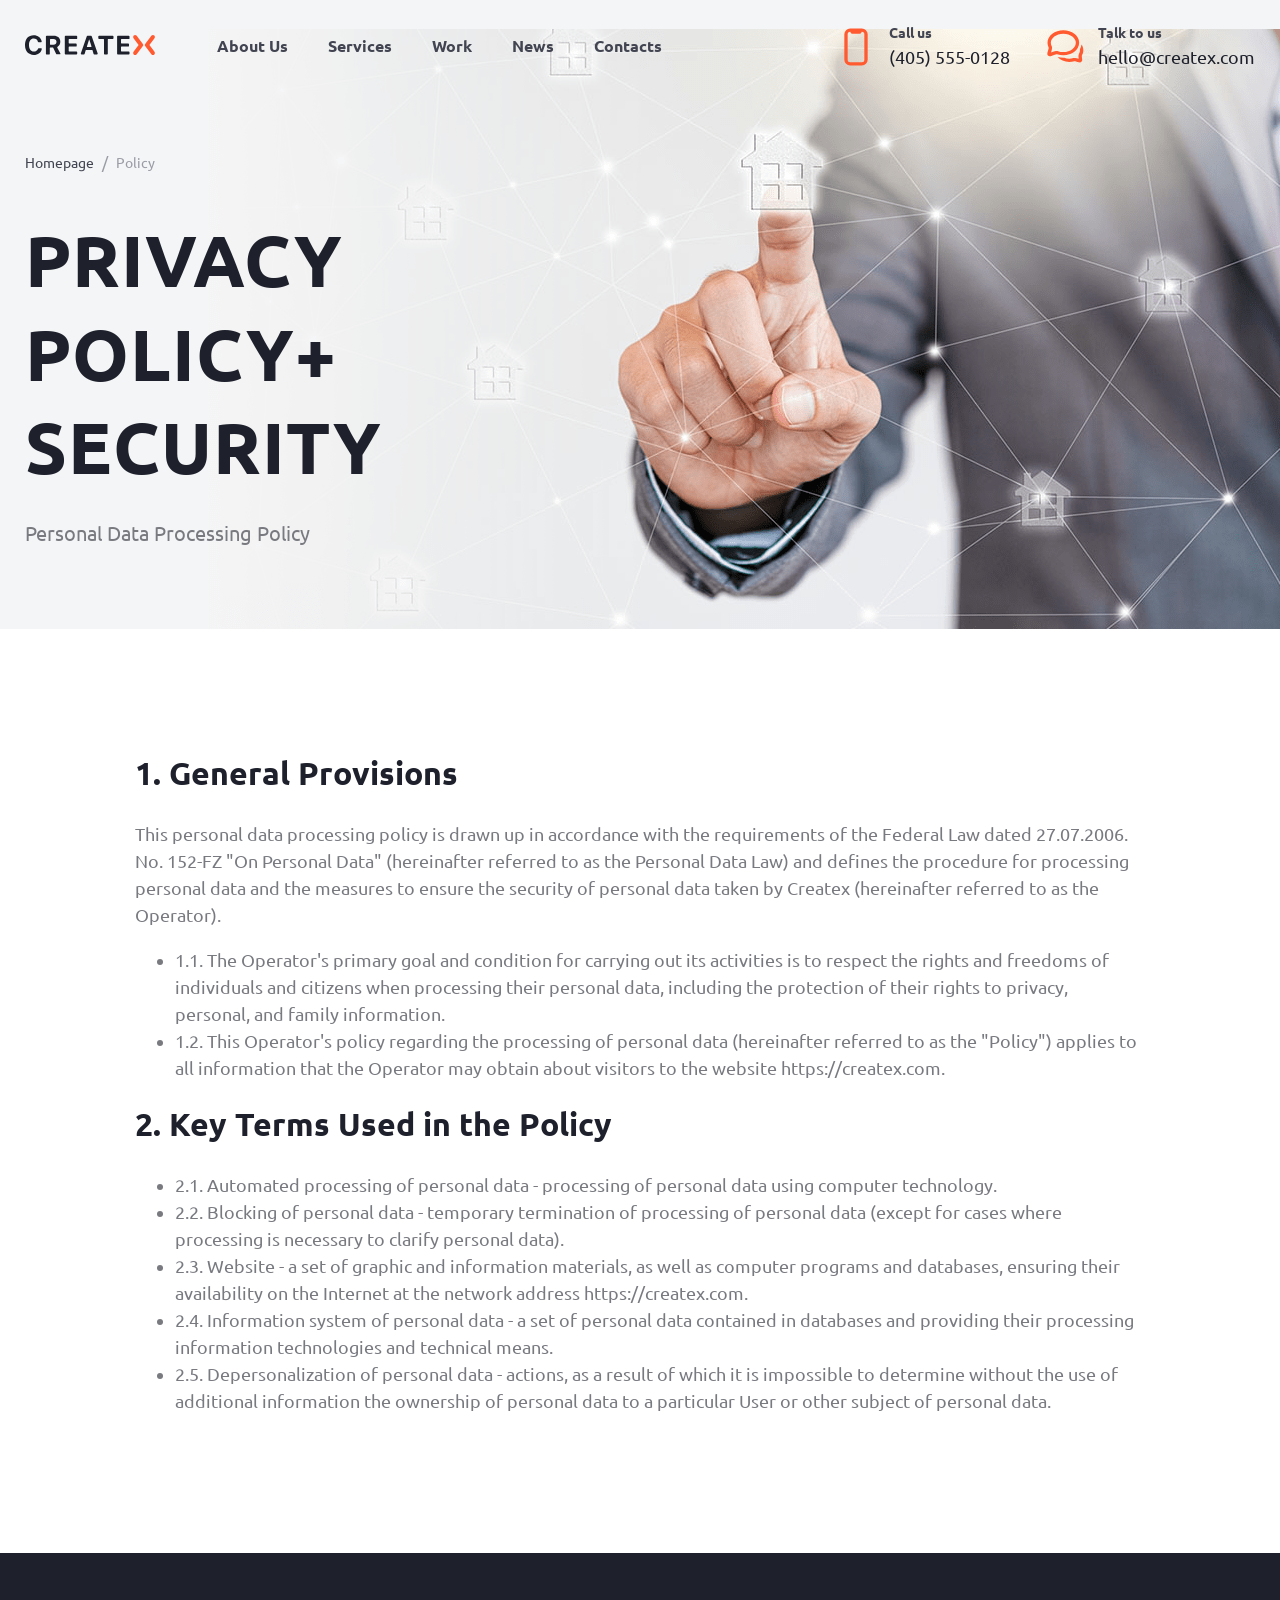
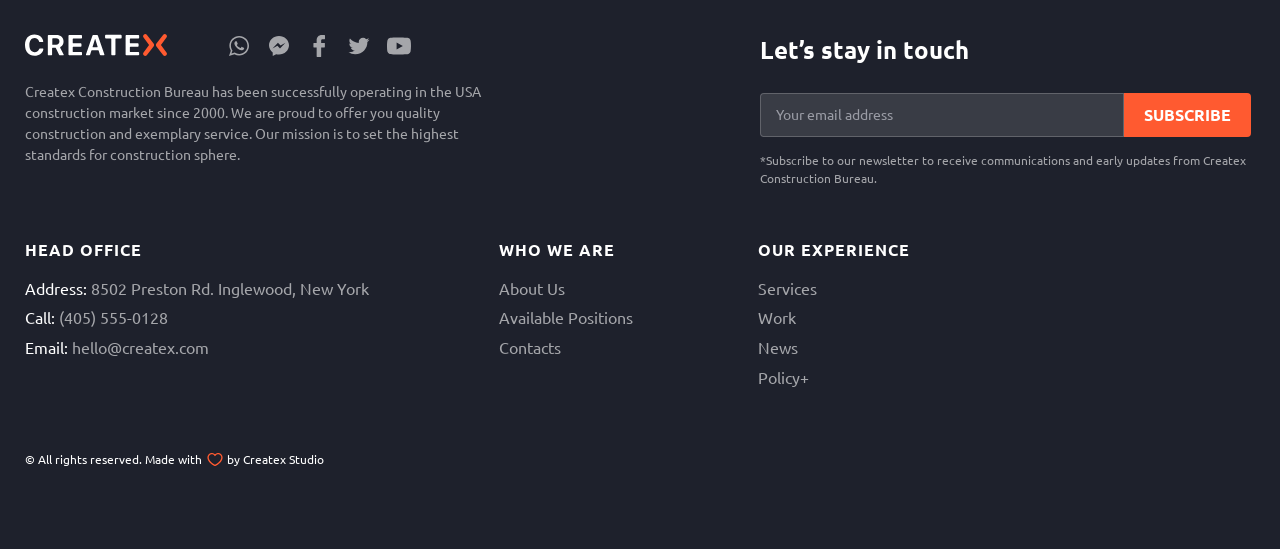
<file: policy.html>
<!DOCTYPE html>
<html lang="en">

<head>
  <meta charset="UTF-8">
  <meta name="viewport" content="width=device-width,initial-scale=1">
  <link rel="shortcut icon" href="img/favicon.ico" type="image/x-icon">
  <meta http-equiv="X-UA-Compatible" content="ie=edge">
  <meta name="theme-color" content="#111111">
  <title>Createx Construction</title>
  <link rel="stylesheet" href="css/vendor.css">
  <link rel="stylesheet" href="css/main.css">
</head>

<body>
  <div class="site-container">
    <header class="header header--secondary">
      <div class="container header__container"><a href="index.html" class="logo"><img src="img/logo.svg"
            alt="Createx Logo"></a>
        <nav class="nav header__nav">
          <ul class="nav__list list-reset">
            <li class="nav__item"><a href="about.html" class="nav__link">About Us</a></li>
            <li class="nav__item"><a href="services.html" class="nav__link">Services</a></li>
            <li class="nav__item"><a href="work.html" class="nav__link">Work</a></li>
            <li class="nav__item"><a href="news.html" class="nav__link">News</a></li>
            <li class="nav__item"><a href="contacts.html" class="nav__link">Contacts</a></li>
          </ul>
          <div class="header-contacts header-contacts--nav"><a href="tel:4055550128"
              class="header-contacts__link contacts-link contacts-link--call"><span class="contacts-link__caption">Call
                us</span> <span class="contacts-link__value">(405) 555-0128</span> </a><a
              href="mailto:hello@createx.com" class="header-contacts__link contacts-link contacts-link--mail"><span
                class="contacts-link__caption">Talk to us</span> <span
                class="contacts-link__value">hello@createx.com</span></a></div>
        </nav>
        <div class="header-contacts"><a href="tel:4055550128"
            class="header-contacts__link contacts-link contacts-link--call"><span class="contacts-link__caption">Call
              us</span> <span class="contacts-link__value">(405) 555-0128</span> </a><a href="mailto:hello@createx.com"
            class="header-contacts__link contacts-link contacts-link--mail"><span class="contacts-link__caption">Talk to
              us</span> <span class="contacts-link__value">hello@createx.com</span></a></div><button
          class="btn-reset burger" aria-label="Открыть меню"><span class="burger__line"></span></button>
      </div>
    </header>
    <main>
      <section class="page-hero page-hero--news">
        <div class="container">
          <ul class="list-reset breadcrumbs page-hero__breadcrumbs">
            <li class="breadcrumbs__item"><a href="#" class="breadcrumbs__link">Homepage</a></li>
            <li class="breadcrumbs__item"><a class="breadcrumbs__link">Policy</a></li>
          </ul>
          <h1 class="page-hero__title">Privacy policy+ security</h1>
          <p class="page-hero__descr">Personal Data Processing Policy</p>
        </div>
      </section>
      <section class="policy">
        <div class="container">
          <h2> 1. General Provisions</h2>
          <p>This personal data processing policy is drawn up in accordance with the requirements of the Federal Law
            dated 27.07.2006. No. 152-FZ "On Personal Data" (hereinafter referred to as the Personal Data Law) and
            defines the procedure for processing personal data and the measures to ensure the security of personal data
            taken by Createx (hereinafter referred to as the Operator).
          </p>
          <ul class="list">
            <li>1.1. The Operator's primary goal and condition for carrying out its activities is to respect the rights
              and freedoms of individuals and citizens when processing their personal data, including the protection of
              their rights to privacy, personal, and family information.</li>
            <li>1.2. This Operator's policy regarding the processing of personal data (hereinafter referred to as the
              "Policy") applies to all information that the Operator may obtain about visitors to the website
              https://createx.com. </li>
          </ul>
          <h2>2. Key Terms Used in the Policy</h2>
          <ul class="list">
            <li>2.1. Automated processing of personal data - processing of personal data using computer technology.
            </li>
            <li>2.2. Blocking of personal data - temporary termination of processing of personal data (except for cases
              where processing is necessary to clarify personal data). </li>
            <li>2.3. Website - a set of graphic and information materials, as well as computer programs and databases,
              ensuring their availability on the Internet at the network address https://createx.com. </li>
            <li>2.4. Information system of personal data - a set of personal data contained in databases and providing
              their processing information technologies and technical means. </li>
            <li>2.5. Depersonalization of personal data - actions, as a result of which it is impossible to determine
              without the use of additional information the ownership of personal data to a particular User or other
              subject of personal data.</li>
          </ul>
        </div>
      </section>
    </main>
    <footer class="footer"><a href="#page" data-scroll class="to-top"><span class="to-top__text">Go to top</span> <span
          class="to-top__icon"><svg>
            <use xlink:href="img/sprite.svg#to-top"></use>
          </svg></span></a>
      <div class="container footer__container grid">
        <div class="footer__left">
          <div class="footer__top"><a href="index.html" class="logo footer__logo"><img src="img/logo-footer.svg"
                alt="Createx Logo"></a>
            <ul class="social footer__social list-reset">
              <li class="social__item"><a href="#" target="_blank" class="social__link" aria-label="WhatsApp"><svg>
                    <use xlink:href="img/sprite.svg#whats"></use>
                  </svg></a></li>
              <li class="social__item"><a href="#" target="_blank" class="social__link" aria-label="Messenger"><svg>
                    <use xlink:href="img/sprite.svg#mess"></use>
                  </svg></a></li>
              <li class="social__item"><a href="#" target="_blank" class="social__link" aria-label="Facebook"><svg>
                    <use xlink:href="img/sprite.svg#facebook"></use>
                  </svg></a></li>
              <li class="social__item"><a href="#" target="_blank" class="social__link" aria-label="Twitter"><svg>
                    <use xlink:href="img/sprite.svg#twitter"></use>
                  </svg></a></li>
              <li class="social__item"><a href="#" target="_blank" class="social__link" aria-label="Youtube"><svg>
                    <use xlink:href="img/sprite.svg#youtube"></use>
                  </svg></a></li>
            </ul>
          </div>
          <p class="footer__descr">Createx Construction Bureau has been successfully operating in&nbsp;the USA
            construction market since 2000. We&nbsp;are proud to&nbsp;offer you quality construction and exemplary
            service. Our mission is&nbsp;to&nbsp;set the highest standards for construction sphere.</p>
        </div>
        <form action="#" class="footer-form footer__form">
          <h3 class="footer-form__title">Let’s stay in touch</h3>
          <div class="footer-form__items"><label class="form-field form-field--gray contacts-form__field"><input
                type="email" name="email" placeholder="Your email address" class="form-field__input"></label> <button
              class="footer-form__btn btn btn--fill">Subscribe</button></div>
          <p class="footer-form__descr">*Subscribe to&nbsp;our newsletter to&nbsp;receive communications and early
            updates from Createx Construction Bureau.</p>
        </form>
        <address class="footer-address footer__address">
          <h3 class="footer-address__title footer-title">Head Office</h3><span class="footer-address__item"><span
              class="footer-address__name">Address:</span> 8502 Preston Rd. Inglewood, New York </span><span
            class="footer-address__item"><span class="footer-address__name">Call:</span> <a href="tel:4055550128">(405)
              555-0128</a> </span><span class="footer-address__item"><span class="footer-address__name">Email:</span> <a
              href="mailto:hello@createx.com">hello@createx.com</a></span>
        </address>
        <nav class="footer-nav footer__nav" title="secondary navigation">
          <div class="footer-nav__col">
            <h3 class="footer-nav__title footer-title">Who we are</h3>
            <ul class="list-reset footer-nav__list">
              <li class="footer-nav__item"><a href="about.html" class="footer-nav__link">About Us</a></li>
              <li class="footer-nav__item"><a href="#" class="footer-nav__link">Available Positions</a></li>
              <li class="footer-nav__item"><a href="contacts.html" class="footer-nav__link">Contacts</a></li>
            </ul>
          </div>
          <div class="footer-nav__col">
            <h3 class="footer-nav__title footer-title">Our Experience</h3>
            <ul class="list-reset footer-nav__list">
              <li class="footer-nav__item"><a href="services.html" class="footer-nav__link">Services</a></li>
              <li class="footer-nav__item"><a href="work.html" class="footer-nav__link">Work</a></li>
              <li class="footer-nav__item"><a href="news.html" class="footer-nav__link">News</a></li>
              <li class="footer-nav__item"><a href="policy.html" class="footer-nav__link">Policy+</a></li>
            </ul>
          </div>
        </nav><small class="footer__copyright">&copy;&nbsp;All rights reserved. Made with <span>by Createx
            Studio</span></small>
      </div>
    </footer>
    <div class="overlay"></div>
  </div>
  <script src="js/vendor.js"></script>
  <script src="js/main.js"></script>
</body>

</html>
</file>
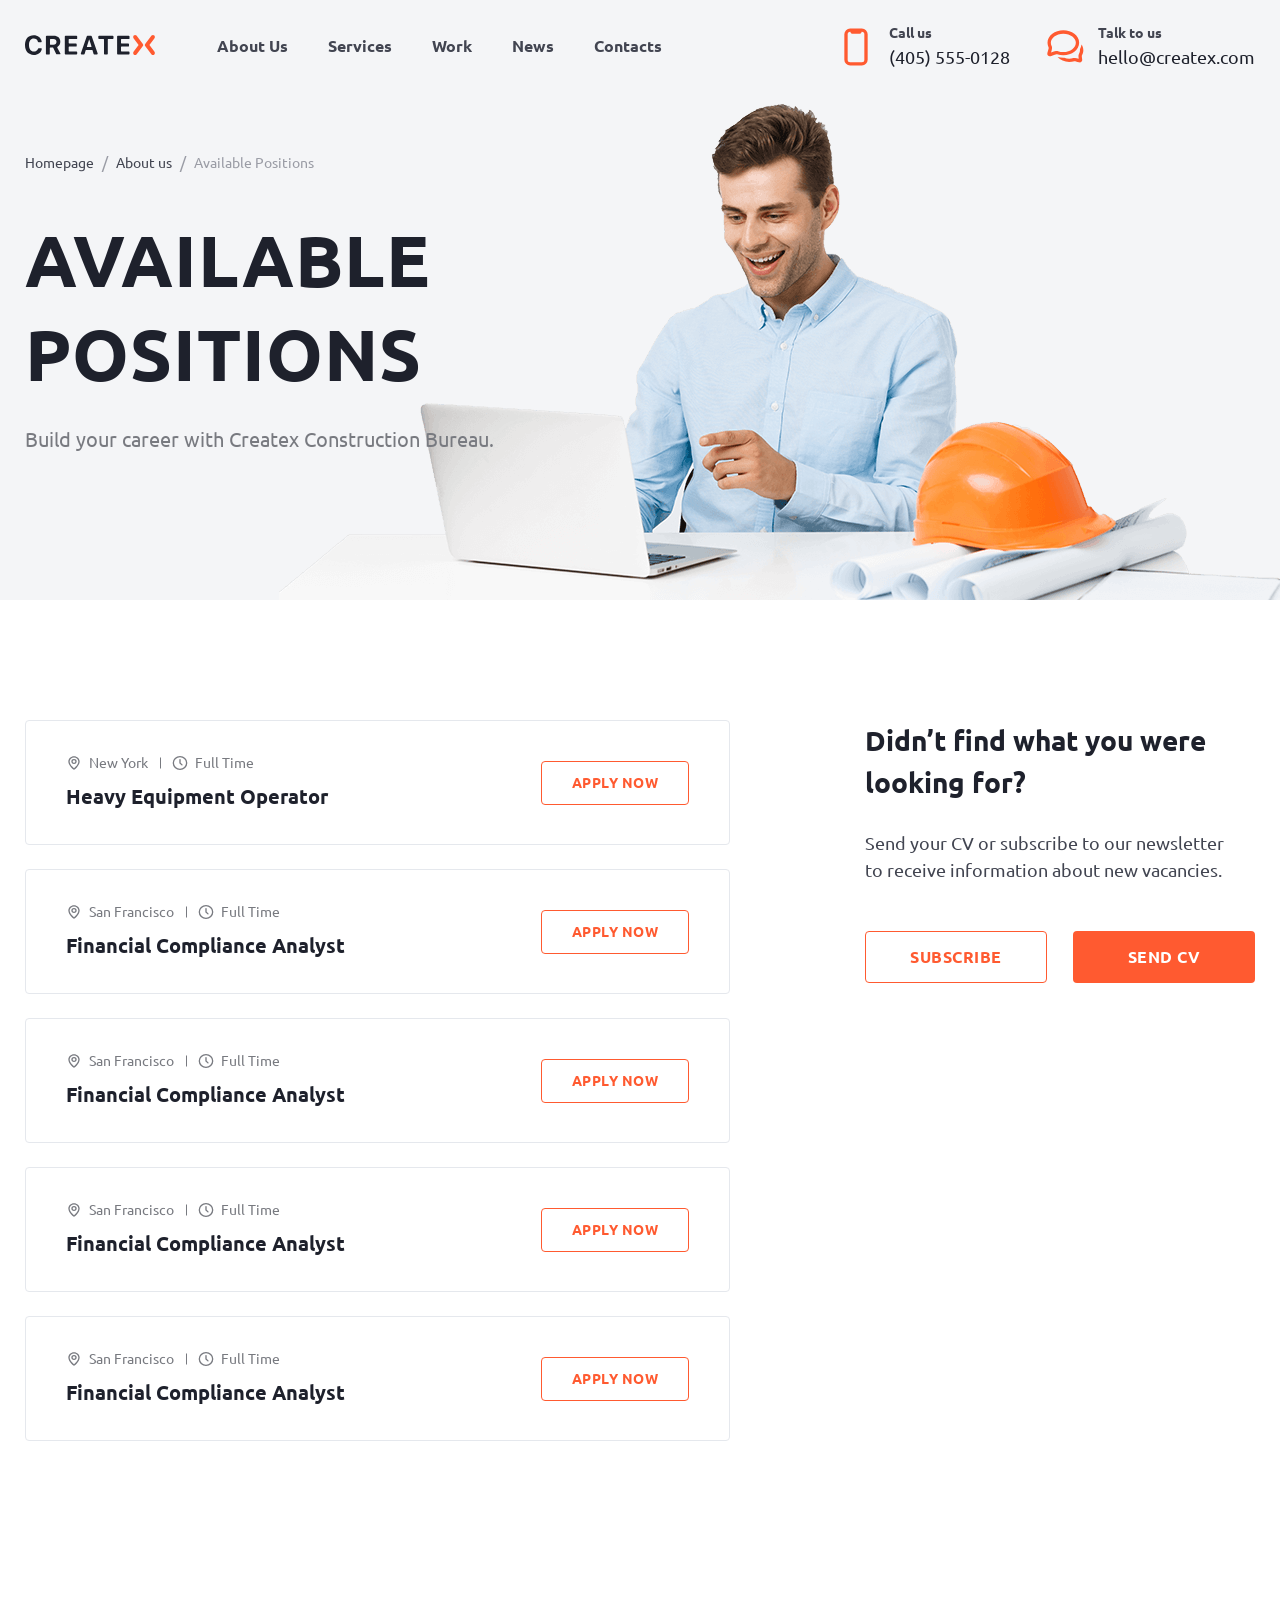
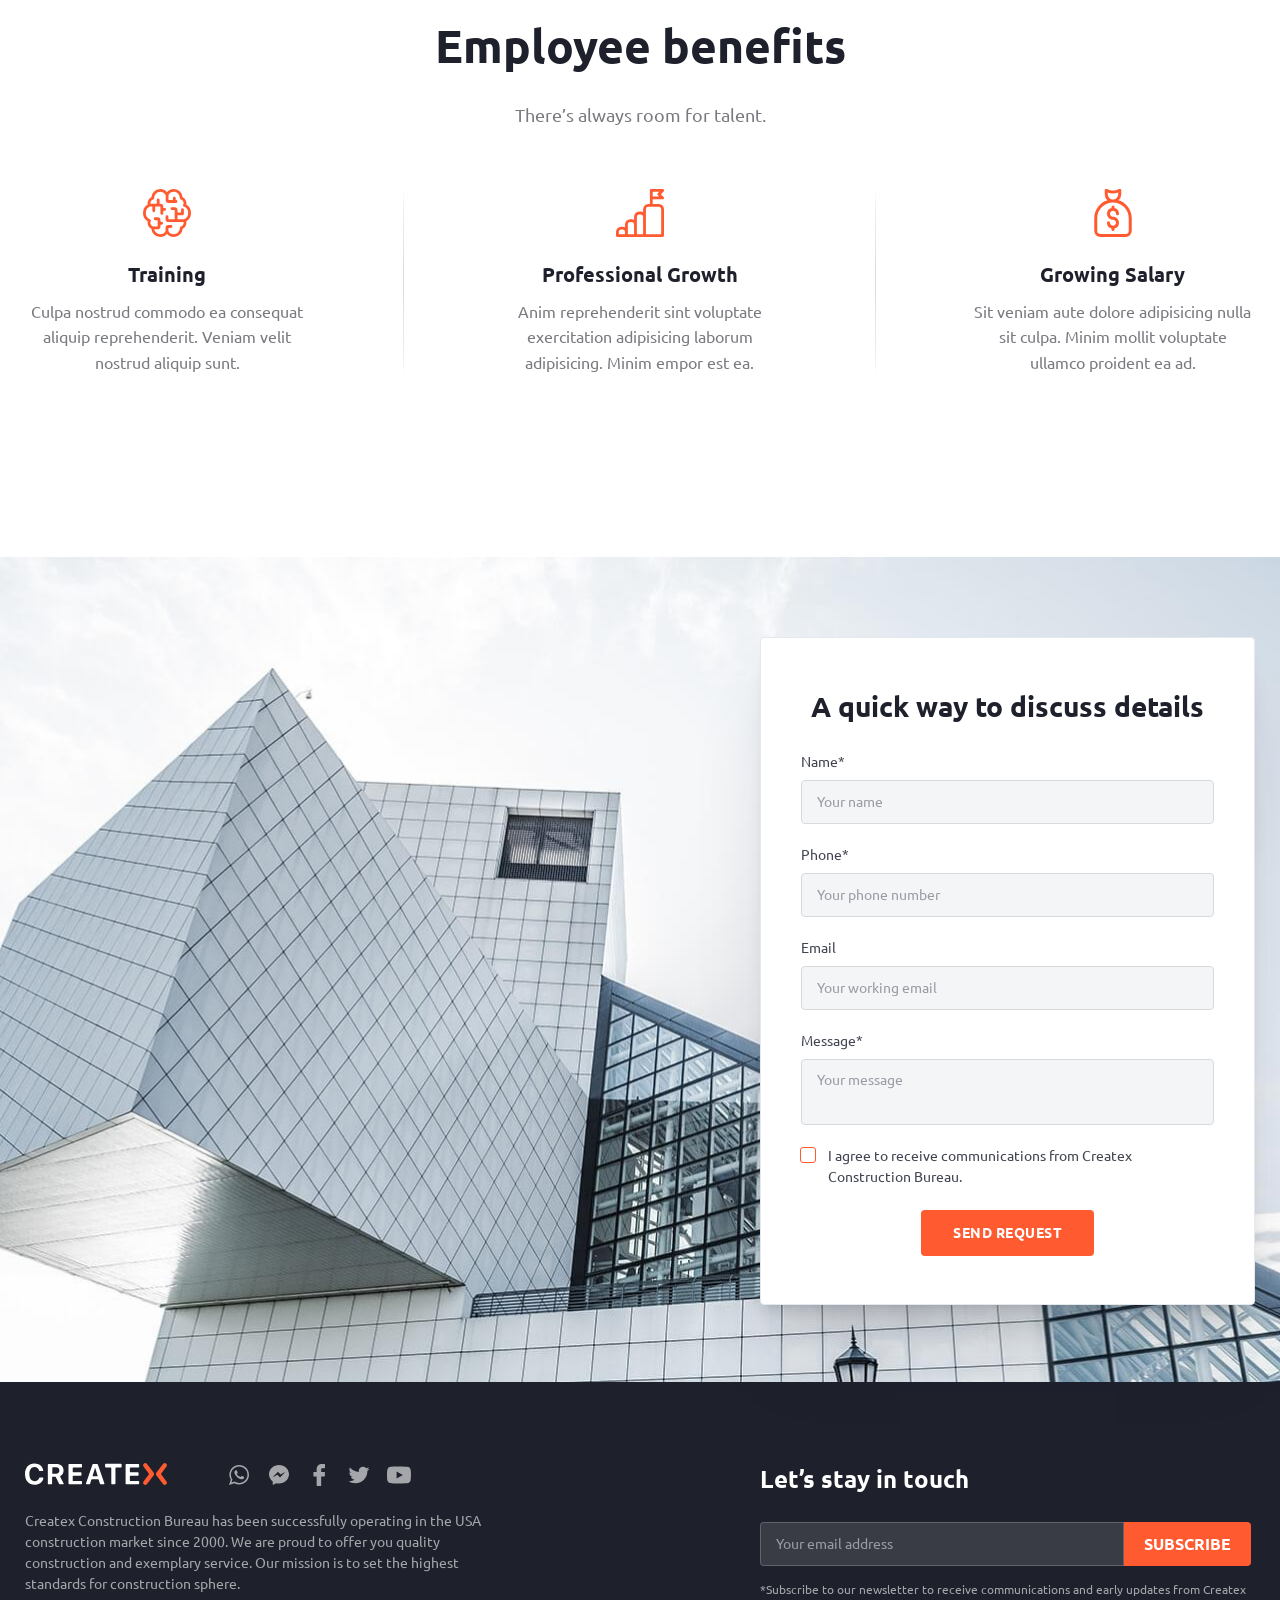
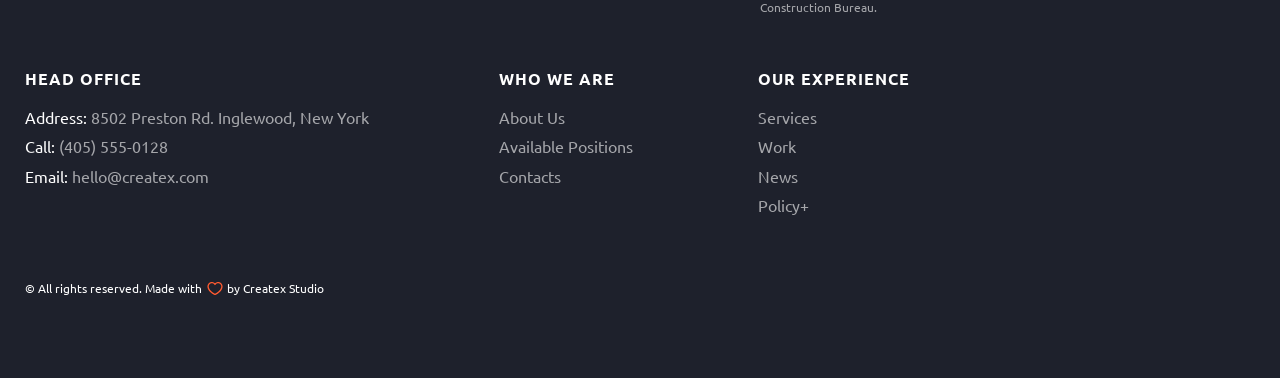
<file: positions.html>
<!DOCTYPE html>
<html lang="en">

<head>
  <meta charset="UTF-8">
  <meta name="viewport" content="width=device-width,initial-scale=1">
  <link rel="shortcut icon" href="img/favicon.ico" type="image/x-icon">
  <meta http-equiv="X-UA-Compatible" content="ie=edge">
  <meta name="theme-color" content="#111111">
  <title>Createx Construction</title>
  <link rel="stylesheet" href="css/vendor.css">
  <link rel="stylesheet" href="css/main.css">
</head>

<body>
  <div class="site-container">
    <header class="header header--secondary">
      <div class="container header__container"><a href="index.html" class="logo"><img src="img/logo.svg"
            alt="Createx Logo"></a>
        <nav class="nav header__nav">
          <ul class="nav__list list-reset">
            <li class="nav__item"><a href="about.html" class="nav__link">About Us</a></li>
            <li class="nav__item"><a href="services.html" class="nav__link">Services</a></li>
            <li class="nav__item"><a href="work.html" class="nav__link">Work</a></li>
            <li class="nav__item"><a href="news.html" class="nav__link">News</a></li>
            <li class="nav__item"><a href="contacts.html" class="nav__link">Contacts</a></li>
          </ul>
          <div class="header-contacts header-contacts--nav"><a href="tel:4055550128"
              class="header-contacts__link contacts-link contacts-link--call"><span class="contacts-link__caption">Call
                us</span> <span class="contacts-link__value">(405) 555-0128</span> </a><a
              href="mailto:hello@createx.com" class="header-contacts__link contacts-link contacts-link--mail"><span
                class="contacts-link__caption">Talk to us</span> <span
                class="contacts-link__value">hello@createx.com</span></a></div>
        </nav>
        <div class="header-contacts"><a href="tel:4055550128"
            class="header-contacts__link contacts-link contacts-link--call"><span class="contacts-link__caption">Call
              us</span> <span class="contacts-link__value">(405) 555-0128</span> </a><a href="mailto:hello@createx.com"
            class="header-contacts__link contacts-link contacts-link--mail"><span class="contacts-link__caption">Talk to
              us</span> <span class="contacts-link__value">hello@createx.com</span></a></div><button
          class="btn-reset burger" aria-label="Открыть меню"><span class="burger__line"></span></button>
      </div>
    </header>
    <main>
      <section class="page-hero page-hero--positions">
        <div class="container">
          <ul class="list-reset breadcrumbs page-hero__breadcrumbs">
            <li class="breadcrumbs__item"><a href="#" class="breadcrumbs__link">Homepage</a></li>
            <li class="breadcrumbs__item"><a href="#" class="breadcrumbs__link">About us</a></li>
            <li class="breadcrumbs__item"><a class="breadcrumbs__link">Available Positions</a></li>
          </ul>
          <h1 class="page-hero__title">Available Positions</h1>
          <p class="page-hero__descr">Build your career with Createx Construction Bureau.</p>
        </div>
      </section>
      <section class="positions-content">
        <h2 class="visually-hidden">Our available positions</h2>
        <div class="container">
          <div class="positions-content__info grid">
            <div class="positions-content__left">
              <ul class="list-reset positions-list">
                <li class="positions-list__item">
                  <article class="positions-item">
                    <div class="positions-item__left">
                      <div class="positions-item__meta"><span class="positions-item__city">New York</span> <span
                          class="positions-item__time">Full Time</span></div>
                      <h3 class="positions-item__title">Heavy Equipment Operator</h3>
                    </div><a href="#" class="btn btn--stroke-primary positions-item__link">Apply now</a>
                  </article>
                </li>
                <li class="positions-list__item">
                  <article class="positions-item">
                    <div class="positions-item__left">
                      <div class="positions-item__meta"><span class="positions-item__city">San Francisco</span> <span
                          class="positions-item__time">Full Time</span></div>
                      <h3 class="positions-item__title">Financial Compliance Analyst</h3>
                    </div><a href="#" class="btn btn--stroke-primary positions-item__link">Apply now</a>
                  </article>
                </li>
                <li class="positions-list__item">
                  <article class="positions-item">
                    <div class="positions-item__left">
                      <div class="positions-item__meta"><span class="positions-item__city">San Francisco</span> <span
                          class="positions-item__time">Full Time</span></div>
                      <h3 class="positions-item__title">Financial Compliance Analyst</h3>
                    </div><a href="#" class="btn btn--stroke-primary positions-item__link">Apply now</a>
                  </article>
                </li>
                <li class="positions-list__item">
                  <article class="positions-item">
                    <div class="positions-item__left">
                      <div class="positions-item__meta"><span class="positions-item__city">San Francisco</span> <span
                          class="positions-item__time">Full Time</span></div>
                      <h3 class="positions-item__title">Financial Compliance Analyst</h3>
                    </div><a href="#" class="btn btn--stroke-primary positions-item__link">Apply now</a>
                  </article>
                </li>
                <li class="positions-list__item">
                  <article class="positions-item">
                    <div class="positions-item__left">
                      <div class="positions-item__meta"><span class="positions-item__city">San Francisco</span> <span
                          class="positions-item__time">Full Time</span></div>
                      <h3 class="positions-item__title">Financial Compliance Analyst</h3>
                    </div><a href="#" class="btn btn--stroke-primary positions-item__link">Apply now</a>
                  </article>
                </li>
              </ul>
            </div>
            <div class="positions-content__right">
              <div class="positions-looking">
                <h3 class="positions-looking__title">Didn’t find what you were looking for?</h3>
                <p class="positions-looking__descr">Send your CV&nbsp;or subscribe to&nbsp;our newsletter
                  to&nbsp;receive information about new vacancies.</p>
                <div class="positions-looking__btns"><button
                    class="btn-reset btn btn--stroke-primary positions-looking__btn positions-looking__btn--subs"
                    data-graph-animation="custom" data-graph-path="first">Subscribe</button> <button
                    class="btn-reset btn btn--fill positions-looking__btn positions-looking__btn--send"
                    data-graph-animation="custom" data-graph-path="second">Send CV</button></div>
              </div>
            </div>
          </div>
        </div>
      </section>
      <section class="employee-benefits section-offset">
        <div class="container">
          <h2 class="title title--center">Employee benefits</h2>
          <p class="descr descr--center">There’s always room for talent.</p>
          <ul class="list-reset employee-benefits__list grid">
            <li class="employee-benefits__item employee-benefits__item--training">
              <h3 class="employee-benefits__subtitle">Training</h3>
              <p class="employee-benefits__descr">Culpa nostrud commodo ea&nbsp;consequat aliquip reprehenderit. Veniam
                velit nostrud aliquip sunt.</p>
            </li>
            <li class="employee-benefits__item employee-benefits__item--growth">
              <h3 class="employee-benefits__subtitle">Professional Growth</h3>
              <p class="employee-benefits__descr">Anim reprehenderit sint voluptate exercitation adipisicing laborum
                adipisicing. Minim empor est&nbsp;ea.</p>
            </li>
            <li class="employee-benefits__item employee-benefits__item--salary">
              <h3 class="employee-benefits__subtitle">Growing Salary</h3>
              <p class="employee-benefits__descr">Sit veniam aute dolore adipisicing nulla sit culpa. Minim mollit
                voluptate ullamco proident ea&nbsp;ad.</p>
            </li>
          </ul>
        </div>
      </section>
      <section class="contacts-section">
        <h2 class="visually-hidden">Contacts</h2>
        <div class="container contacts-section__container">
          <form class="contacts-section__form contacts-form">
            <h3 class="contacts-form__title">A quick way to discuss details</h3><label
              class="form-field form-field--gray contacts-form__field"><span class="form-field__caption">Name*</span>
              <input type="text" name="name" placeholder="Your name" class="form-field__input"></label> <label
              class="form-field form-field--gray contacts-form__field"><span class="form-field__caption">Phone*</span>
              <input type="tel" name="phone" placeholder="Your phone number" class="form-field__input"></label> <label
              class="form-field form-field--gray contacts-form__field"><span class="form-field__caption">Email</span>
              <input type="email" name="email" placeholder="Your working email" class="form-field__input"></label>
            <label class="form-field form-field--gray contacts-form__field"><span
                class="form-field__caption">Message*</span> <textarea name="message" placeholder="Your message"
                class="form-field__input form-field__input--big"></textarea></label> <label
              class="custom-checkbox contacts-form__checkbox"><input type="checkbox" class="custom-checkbox__input">
              <span class="custom-checkbox__text">I agree to receive communications from Createx Construction
                Bureau.</span></label>
            <div class="centered"><button class="contacts-form__btn btn btn--fill" type="submit">Send Request</button>
            </div>
          </form>
        </div>
      </section>
    </main>
    <footer class="footer"><a href="#page" data-scroll class="to-top"><span class="to-top__text">Go to top</span> <span
          class="to-top__icon"><svg>
            <use xlink:href="img/sprite.svg#to-top"></use>
          </svg></span></a>
      <div class="container footer__container grid">
        <div class="footer__left">
          <div class="footer__top"><a href="index.html" class="logo footer__logo"><img src="img/logo-footer.svg"
                alt="Createx Logo"></a>
            <ul class="social footer__social list-reset">
              <li class="social__item"><a href="#" target="_blank" class="social__link" aria-label="WhatsApp"><svg>
                    <use xlink:href="img/sprite.svg#whats"></use>
                  </svg></a></li>
              <li class="social__item"><a href="#" target="_blank" class="social__link" aria-label="Messenger"><svg>
                    <use xlink:href="img/sprite.svg#mess"></use>
                  </svg></a></li>
              <li class="social__item"><a href="#" target="_blank" class="social__link" aria-label="Facebook"><svg>
                    <use xlink:href="img/sprite.svg#facebook"></use>
                  </svg></a></li>
              <li class="social__item"><a href="#" target="_blank" class="social__link" aria-label="Twitter"><svg>
                    <use xlink:href="img/sprite.svg#twitter"></use>
                  </svg></a></li>
              <li class="social__item"><a href="#" target="_blank" class="social__link" aria-label="Youtube"><svg>
                    <use xlink:href="img/sprite.svg#youtube"></use>
                  </svg></a></li>
            </ul>
          </div>
          <p class="footer__descr">Createx Construction Bureau has been successfully operating in&nbsp;the USA
            construction market since 2000. We&nbsp;are proud to&nbsp;offer you quality construction and exemplary
            service. Our mission is&nbsp;to&nbsp;set the highest standards for construction sphere.</p>
        </div>
        <form action="#" class="footer-form footer__form">
          <h3 class="footer-form__title">Let’s stay in touch</h3>
          <div class="footer-form__items"><label class="form-field form-field--gray contacts-form__field"><input
                type="email" name="email" placeholder="Your email address" class="form-field__input"></label> <button
              class="footer-form__btn btn btn--fill">Subscribe</button></div>
          <p class="footer-form__descr">*Subscribe to&nbsp;our newsletter to&nbsp;receive communications and early
            updates from Createx Construction Bureau.</p>
        </form>
        <address class="footer-address footer__address">
          <h3 class="footer-address__title footer-title">Head Office</h3><span class="footer-address__item"><span
              class="footer-address__name">Address:</span> 8502 Preston Rd. Inglewood, New York </span><span
            class="footer-address__item"><span class="footer-address__name">Call:</span> <a href="tel:4055550128">(405)
              555-0128</a> </span><span class="footer-address__item"><span class="footer-address__name">Email:</span> <a
              href="mailto:hello@createx.com">hello@createx.com</a></span>
        </address>
        <nav class="footer-nav footer__nav" title="secondary navigation">
          <div class="footer-nav__col">
            <h3 class="footer-nav__title footer-title">Who we are</h3>
            <ul class="list-reset footer-nav__list">
              <li class="footer-nav__item"><a href="about.html" class="footer-nav__link">About Us</a></li>
              <li class="footer-nav__item"><a href="#" class="footer-nav__link">Available Positions</a></li>
              <li class="footer-nav__item"><a href="contacts.html" class="footer-nav__link">Contacts</a></li>
            </ul>
          </div>
          <div class="footer-nav__col">
            <h3 class="footer-nav__title footer-title">Our Experience</h3>
            <ul class="list-reset footer-nav__list">
              <li class="footer-nav__item"><a href="services.html" class="footer-nav__link">Services</a></li>
              <li class="footer-nav__item"><a href="work.html" class="footer-nav__link">Work</a></li>
              <li class="footer-nav__item"><a href="news.html" class="footer-nav__link">News</a></li>
              <li class="footer-nav__item"><a href="policy.html" class="footer-nav__link">Policy+</a></li>
            </ul>
          </div>
        </nav><small class="footer__copyright">&copy;&nbsp;All rights reserved. Made with <span>by Createx
            Studio</span></small>
      </div>
    </footer>
    <div class="overlay"></div>
    <div class="modal">
      <div class="modal__container site-modal" role="dialog" aria-modal="true" data-graph-target="first"><button
          class="btn-reset modal__close" aria-label="Закрыть модальное окно"></button>
        <div class="modal-content">
          <h2 class="site-modal__title">Subscribe to our newsletter</h2>
          <form action="#" class="site-modal__form form-1"><label
              class="form-field form-field--gray site-modal__field"><span class="form-field__caption">Name*</span>
              <input type="email" name="name" required placeholder="Your name" class="form-field__input"></label> <label
              class="form-field form-field--gray site-modal__field"><span class="form-field__caption">Email</span>
              <input type="email" name="email" placeholder="Your working email" class="form-field__input"></label>
            <button class="site-modal__btn btn btn--fill" type="submit">Send</button></form>
        </div>
      </div>
      <div class="modal__container site-modal" role="dialog" aria-modal="true" data-graph-target="second"><button
          class="btn-reset modal__close" aria-label="Закрыть модальное окно"></button>
        <div class="modal-content">
          <h2 class="site-modal__title">Send your CV</h2>
          <form action="#" class="site-modal__form form-1"><label
              class="form-field form-field--gray site-modal__field"><span class="form-field__caption">Name*</span>
              <input type="email" name="name" required placeholder="Your name" class="form-field__input"></label> <label
              class="form-field form-field--gray site-modal__field"><span class="form-field__caption">Location</span>
              <select name="location" class="form-field__select" required>
                <option value="">Choose location</option>
                <option value="New_York">New York</option>
              </select></label> <label class="form-field form-field--gray site-modal__field"><span
                class="form-field__caption">Phone*</span> <input type="tel" name="phone" required
                placeholder="Your phone number" class="form-field__input"></label> <label
              class="form-field form-field--gray site-modal__field"><span class="form-field__caption">Email*</span>
              <input type="email" name="email" placeholder="Your working email" class="form-field__input"></label>
            <label class="form-field form-field--gray site-modal__field site-modal__field--big"><span
                class="form-field__caption">Covering letter</span> <textarea name="message"
                placeholder="Your covering letter" class="form-field__input form-field__input--big"></textarea></label>
            <label class="custom-file site-modal__checkbox"><input type="file" class="custom-file__input"> <span
                class="custom-file__text">Attach your CV*</span></label> <button class="site-modal__btn btn btn--fill"
              type="submit">Send</button></form>
        </div>
      </div>
    </div>
  </div>
  <script src="js/vendor.js"></script>
  <script src="js/main.js"></script>
</body>

</html>
</file>
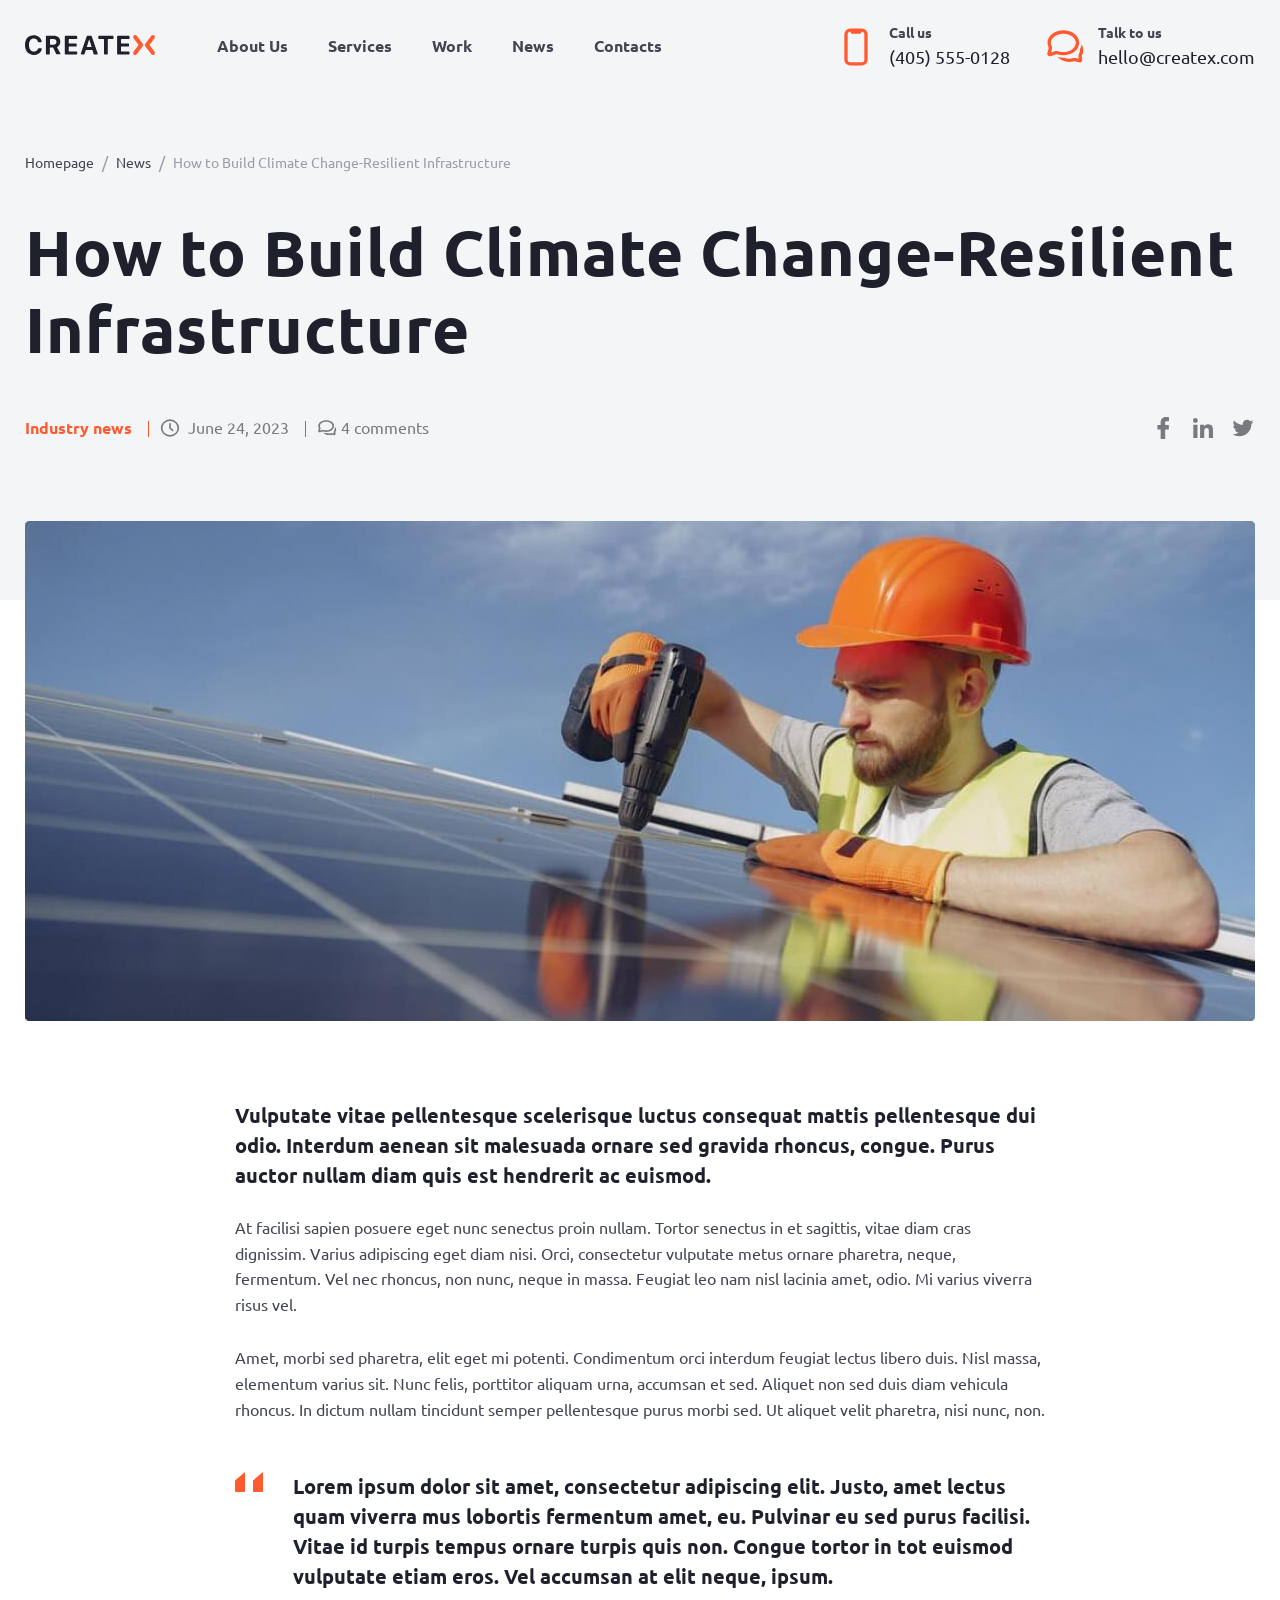
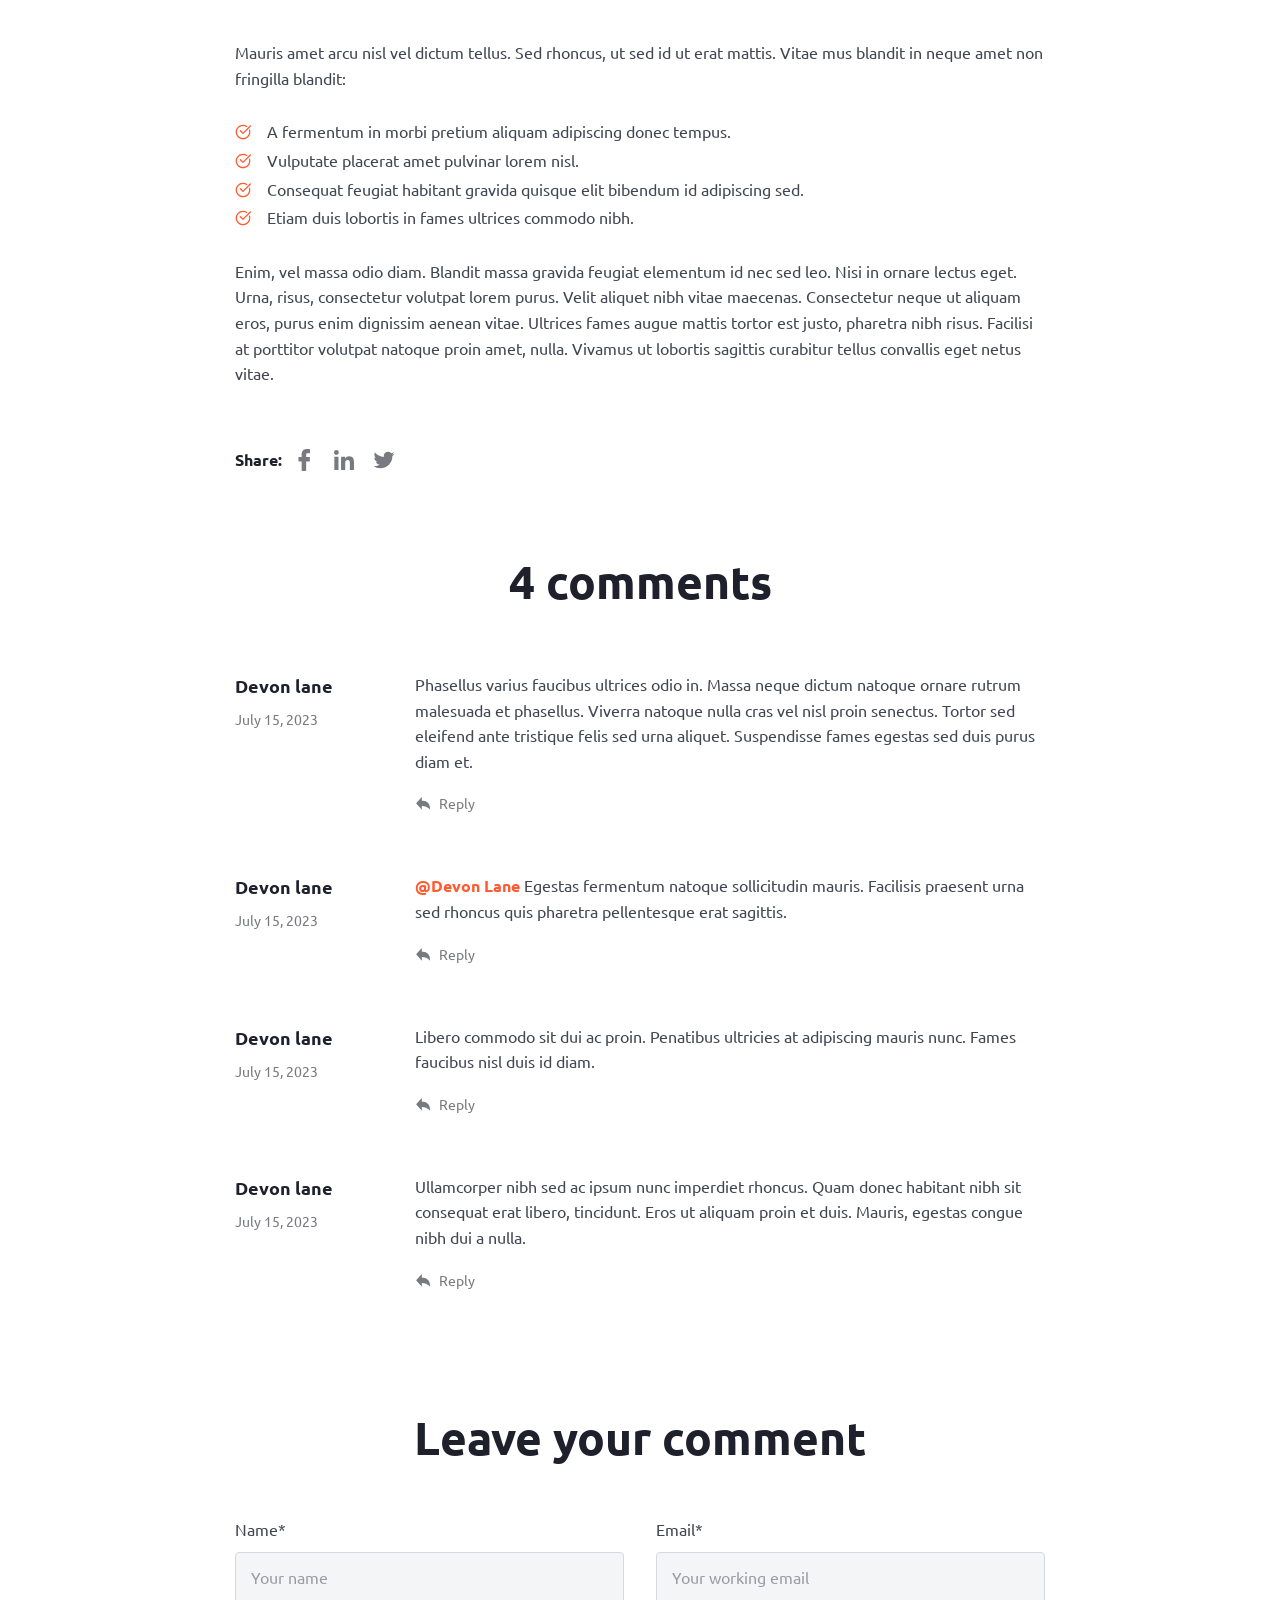
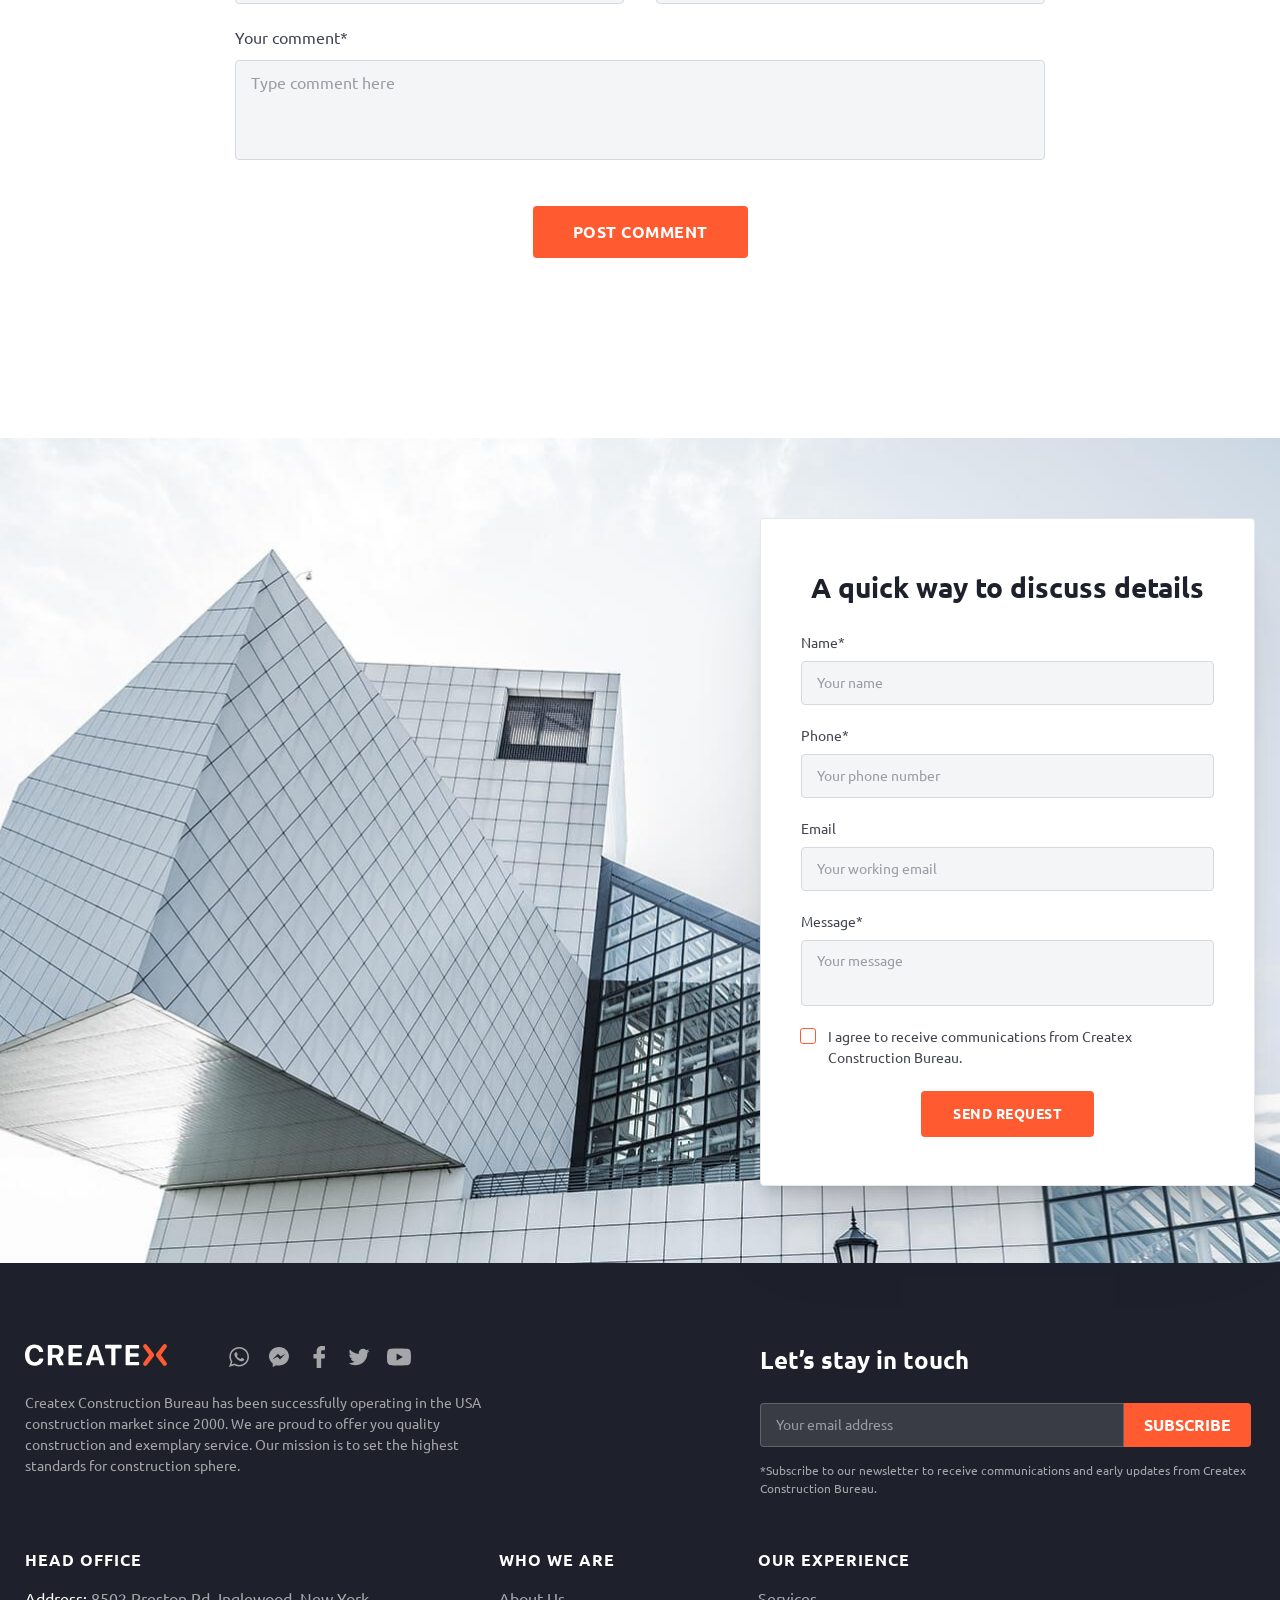
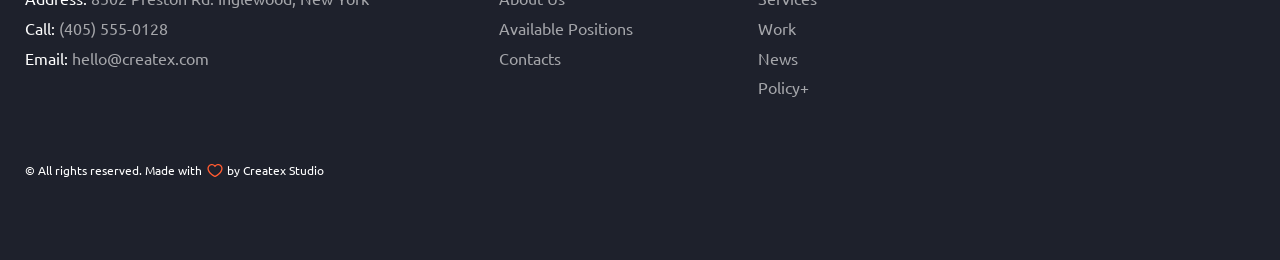
<file: post.html>
<!DOCTYPE html>
<html lang="en">

<head>
  <meta charset="UTF-8">
  <meta name="viewport" content="width=device-width,initial-scale=1">
  <link rel="shortcut icon" href="img/favicon.ico" type="image/x-icon">
  <meta http-equiv="X-UA-Compatible" content="ie=edge">
  <meta name="theme-color" content="#111111">
  <title>Createx Construction</title>
  <link rel="stylesheet" href="css/vendor.css">
  <link rel="stylesheet" href="css/main.css">
</head>

<body>
  <div class="site-container">
    <header class="header header--secondary">
      <div class="container header__container"><a href="index.html" class="logo"><img src="img/logo.svg"
            alt="Createx Logo"></a>
        <nav class="nav header__nav">
          <ul class="nav__list list-reset">
            <li class="nav__item"><a href="about.html" class="nav__link">About Us</a></li>
            <li class="nav__item"><a href="services.html" class="nav__link">Services</a></li>
            <li class="nav__item"><a href="work.html" class="nav__link">Work</a></li>
            <li class="nav__item"><a href="news.html" class="nav__link">News</a></li>
            <li class="nav__item"><a href="contacts.html" class="nav__link">Contacts</a></li>
          </ul>
          <div class="header-contacts header-contacts--nav"><a href="tel:4055550128"
              class="header-contacts__link contacts-link contacts-link--call"><span class="contacts-link__caption">Call
                us</span> <span class="contacts-link__value">(405) 555-0128</span> </a><a
              href="mailto:hello@createx.com" class="header-contacts__link contacts-link contacts-link--mail"><span
                class="contacts-link__caption">Talk to us</span> <span
                class="contacts-link__value">hello@createx.com</span></a></div>
        </nav>
        <div class="header-contacts"><a href="tel:4055550128"
            class="header-contacts__link contacts-link contacts-link--call"><span class="contacts-link__caption">Call
              us</span> <span class="contacts-link__value">(405) 555-0128</span> </a><a href="mailto:hello@createx.com"
            class="header-contacts__link contacts-link contacts-link--mail"><span class="contacts-link__caption">Talk to
              us</span> <span class="contacts-link__value">hello@createx.com</span></a></div><button
          class="btn-reset burger" aria-label="Открыть меню"><span class="burger__line"></span></button>
      </div>
    </header>
    <main>
      <section class="page-hero page-hero--post">
        <div class="container">
          <ul class="list-reset breadcrumbs page-hero__breadcrumbs">
            <li class="breadcrumbs__item"><a href="#" class="breadcrumbs__link">Homepage</a></li>
            <li class="breadcrumbs__item"><a href="#" class="breadcrumbs__link">News</a></li>
            <li class="breadcrumbs__item"><a class="breadcrumbs__link">How to&nbsp;Build Climate Change-Resilient
                Infrastructure</a></li>
          </ul>
          <h1 class="page-hero__title">How to&nbsp;Build Climate Change-Resilient Infrastructure</h1>
          <div class="page-hero__bottom">
            <div class="page-hero__meta article-meta"><a href="#" class="article-meta__item">Industry news</a> <time
                class="article-meta__item" datetime="2023-06-24 19:00">June 24, 2023</time> <span
                class="article-meta__item article-meta__item--comments">4 comments</span></div>
            <ul class="social page-hero__social list-reset">
              <li class="social__item"><a href="#" target="_blank" class="social__link" aria-label="Facebook"><svg>
                    <use xlink:href="img/sprite.svg#facebook"></use>
                  </svg></a></li>
              <li class="social__item"><a href="#" target="_blank" class="social__link" aria-label="LinkedIn"><svg>
                    <use xlink:href="img/sprite.svg#linked"></use>
                  </svg></a></li>
              <li class="social__item"><a href="#" target="_blank" class="social__link" aria-label="Twitter"><svg>
                    <use xlink:href="img/sprite.svg#twitter"></use>
                  </svg></a></li>
            </ul>
          </div>
        </div>
      </section>
      <article class="post">
        <div class="container"><img src="img/blog-cover.jpg" alt="Обложка поста" class="post__cover">
          <div class="post__wrapper">
            <div class="post__content">
              <h2>Vulputate vitae pellentesque scelerisque luctus consequat mattis pellentesque dui odio. Interdum
                aenean sit malesuada ornare sed gravida rhoncus, congue. Purus auctor nullam diam quis est hendrerit
                ac&nbsp;euismod.</h2>
              <p>At&nbsp;facilisi sapien posuere eget nunc senectus proin nullam. Tortor senectus
                in&nbsp;et&nbsp;sagittis, vitae diam cras dignissim. Varius adipiscing eget diam nisi. Orci, consectetur
                vulputate metus ornare pharetra, neque, fermentum. Vel nec rhoncus, non nunc, neque in&nbsp;massa.
                Feugiat leo nam nisl lacinia amet, odio. Mi&nbsp;varius viverra risus vel.</p>
              <p>Amet, morbi sed pharetra, elit eget mi&nbsp;potenti. Condimentum orci interdum feugiat lectus libero
                duis. Nisl massa, elementum varius sit. Nunc felis, porttitor aliquam urna, accumsan et&nbsp;sed.
                Aliquet non sed duis diam vehicula rhoncus. In&nbsp;dictum nullam tincidunt semper pellentesque purus
                morbi sed. Ut&nbsp;aliquet velit pharetra, nisi nunc, non.</p>
              <blockquote>Lorem ipsum dolor sit amet, consectetur adipiscing elit. Justo, amet lectus quam viverra mus
                lobortis fermentum amet, eu. Pulvinar eu&nbsp;sed purus facilisi. Vitae id&nbsp;turpis tempus ornare
                turpis quis non. Congue tortor in&nbsp;tot euismod vulputate etiam eros. Vel accumsan at&nbsp;elit
                neque, ipsum.</blockquote>
              <p>Mauris amet arcu nisl vel dictum tellus. Sed rhoncus, ut&nbsp;sed id&nbsp;ut&nbsp;erat mattis. Vitae
                mus blandit in&nbsp;neque amet non fringilla blandit:</p>
              <ul>
                <li>A&nbsp;fermentum in&nbsp;morbi pretium aliquam adipiscing donec tempus.</li>
                <li>Vulputate placerat amet pulvinar lorem nisl.</li>
                <li>Consequat feugiat habitant gravida quisque elit bibendum id&nbsp;adipiscing sed.</li>
                <li>Etiam duis lobortis in&nbsp;fames ultrices commodo nibh.</li>
              </ul>
              <p>Enim, vel massa odio diam. Blandit massa gravida feugiat elementum id&nbsp;nec sed leo. Nisi
                in&nbsp;ornare lectus eget. Urna, risus, consectetur volutpat lorem purus. Velit aliquet nibh vitae
                maecenas. Consectetur neque ut&nbsp;aliquam eros, purus enim dignissim aenean vitae. Ultrices fames
                augue mattis tortor est justo, pharetra nibh risus. Facilisi at&nbsp;porttitor volutpat natoque proin
                amet, nulla. Vivamus ut&nbsp;lobortis sagittis curabitur tellus convallis eget netus vitae.</p>
            </div>
            <div class="post__share"><span>Share:</span>
              <ul class="social post__social list-reset">
                <li class="social__item"><a href="#" target="_blank" class="social__link" aria-label="Facebook"><svg>
                      <use xlink:href="img/sprite.svg#facebook"></use>
                    </svg></a></li>
                <li class="social__item"><a href="#" target="_blank" class="social__link" aria-label="LinkedIn"><svg>
                      <use xlink:href="img/sprite.svg#linked"></use>
                    </svg></a></li>
                <li class="social__item"><a href="#" target="_blank" class="social__link" aria-label="Twitter"><svg>
                      <use xlink:href="img/sprite.svg#twitter"></use>
                    </svg></a></li>
              </ul>
            </div>
            <div class="comments">
              <h2 class="title title--center comments__title">4 comments</h2>
              <ul class="list-reset comments__list">
                <li class="comments__item">
                  <article class="comment">
                    <div class="comment__left"><span class="comment__author">Devon lane</span> <time
                        class="comment__time" datetime="2023-07-15 19:00">July 15, 2023</time></div>
                    <div class="comment__right">
                      <div class="comment__body">
                        <p>Phasellus varius faucibus ultrices odio&nbsp;in. Massa neque dictum natoque ornare rutrum
                          malesuada et&nbsp;phasellus. Viverra natoque nulla cras vel nisl proin senectus. Tortor sed
                          eleifend ante tristique felis sed urna aliquet. Suspendisse fames egestas sed duis purus
                          diam&nbsp;et.</p>
                      </div><button class="btn-reset comment__reply"><svg>
                          <use xlink:href="img/sprite.svg#reply"></use>
                        </svg> <span>Reply</span></button>
                    </div>
                  </article>
                </li>
                <li class="comments__item">
                  <article class="comment">
                    <div class="comment__left"><span class="comment__author">Devon lane</span> <time
                        class="comment__time" datetime="2023-07-15 19:00">July 15, 2023</time></div>
                    <div class="comment__right">
                      <div class="comment__body">
                        <p><a href="#">@Devon Lane</a> Egestas fermentum natoque sollicitudin mauris. Facilisis praesent
                          urna sed rhoncus quis pharetra pellentesque erat sagittis.</p>
                      </div><button class="btn-reset comment__reply"><svg>
                          <use xlink:href="img/sprite.svg#reply"></use>
                        </svg> <span>Reply</span></button>
                    </div>
                  </article>
                </li>
                <li class="comments__item">
                  <article class="comment">
                    <div class="comment__left"><span class="comment__author">Devon lane</span> <time
                        class="comment__time" datetime="2023-07-15 19:00">July 15, 2023</time></div>
                    <div class="comment__right">
                      <div class="comment__body">
                        <p>Libero commodo sit dui ac&nbsp;proin. Penatibus ultricies at&nbsp;adipiscing mauris nunc.
                          Fames faucibus nisl duis id&nbsp;diam.</p>
                      </div><button class="btn-reset comment__reply"><svg>
                          <use xlink:href="img/sprite.svg#reply"></use>
                        </svg> <span>Reply</span></button>
                    </div>
                  </article>
                </li>
                <li class="comments__item">
                  <article class="comment">
                    <div class="comment__left"><span class="comment__author">Devon lane</span> <time
                        class="comment__time" datetime="2023-07-15 19:00">July 15, 2023</time></div>
                    <div class="comment__right">
                      <div class="comment__body">
                        <p>Ullamcorper nibh sed ac&nbsp;ipsum nunc imperdiet rhoncus. Quam donec habitant nibh sit
                          consequat erat libero, tincidunt. Eros ut&nbsp;aliquam proin et&nbsp;duis. Mauris, egestas
                          congue nibh dui a&nbsp;nulla.</p>
                      </div><button class="btn-reset comment__reply"><svg>
                          <use xlink:href="img/sprite.svg#reply"></use>
                        </svg> <span>Reply</span></button>
                    </div>
                  </article>
                </li>
              </ul>
            </div>
            <form class="post-form">
              <h2 class="title title--center post-form__title">Leave your comment</h2>
              <div class="post-form__content"><label class="form-field form-field--gray post-form__field"><span
                    class="form-field__caption">Name*</span> <input type="text" name="name" required
                    placeholder="Your name" class="form-field__input"></label> <label
                  class="form-field form-field--gray post-form__field"><span class="form-field__caption">Email*</span>
                  <input type="email" name="email" required placeholder="Your working email"
                    class="form-field__input"></label> <label
                  class="form-field form-field--gray post-form__field post-form__field--big"><span
                    class="form-field__caption">Your comment*</span> <textarea name="message"
                    placeholder="Type comment here" class="form-field__input form-field__input--big"></textarea></label>
                <div class="centered"><button class="btn-reset btn btn--fill post-form__btn">Post comment</button></div>
              </div>
            </form>
          </div>
        </div>
      </article>
      <section class="contacts-section">
        <h2 class="visually-hidden">Contacts</h2>
        <div class="container contacts-section__container">
          <form class="contacts-section__form contacts-form">
            <h3 class="contacts-form__title">A quick way to discuss details</h3><label
              class="form-field form-field--gray contacts-form__field"><span class="form-field__caption">Name*</span>
              <input type="text" name="name" placeholder="Your name" class="form-field__input"></label> <label
              class="form-field form-field--gray contacts-form__field"><span class="form-field__caption">Phone*</span>
              <input type="tel" name="phone" placeholder="Your phone number" class="form-field__input"></label> <label
              class="form-field form-field--gray contacts-form__field"><span class="form-field__caption">Email</span>
              <input type="email" name="email" placeholder="Your working email" class="form-field__input"></label>
            <label class="form-field form-field--gray contacts-form__field"><span
                class="form-field__caption">Message*</span> <textarea name="message" placeholder="Your message"
                class="form-field__input form-field__input--big"></textarea></label> <label
              class="custom-checkbox contacts-form__checkbox"><input type="checkbox" class="custom-checkbox__input">
              <span class="custom-checkbox__text">I agree to receive communications from Createx Construction
                Bureau.</span></label>
            <div class="centered"><button class="contacts-form__btn btn btn--fill" type="submit">Send Request</button>
            </div>
          </form>
        </div>
      </section>
    </main>
    <footer class="footer"><a href="#page" data-scroll class="to-top"><span class="to-top__text">Go to top</span> <span
          class="to-top__icon"><svg>
            <use xlink:href="img/sprite.svg#to-top"></use>
          </svg></span></a>
      <div class="container footer__container grid">
        <div class="footer__left">
          <div class="footer__top"><a href="index.html" class="logo footer__logo"><img src="img/logo-footer.svg"
                alt="Createx Logo"></a>
            <ul class="social footer__social list-reset">
              <li class="social__item"><a href="#" target="_blank" class="social__link" aria-label="WhatsApp"><svg>
                    <use xlink:href="img/sprite.svg#whats"></use>
                  </svg></a></li>
              <li class="social__item"><a href="#" target="_blank" class="social__link" aria-label="Messenger"><svg>
                    <use xlink:href="img/sprite.svg#mess"></use>
                  </svg></a></li>
              <li class="social__item"><a href="#" target="_blank" class="social__link" aria-label="Facebook"><svg>
                    <use xlink:href="img/sprite.svg#facebook"></use>
                  </svg></a></li>
              <li class="social__item"><a href="#" target="_blank" class="social__link" aria-label="Twitter"><svg>
                    <use xlink:href="img/sprite.svg#twitter"></use>
                  </svg></a></li>
              <li class="social__item"><a href="#" target="_blank" class="social__link" aria-label="Youtube"><svg>
                    <use xlink:href="img/sprite.svg#youtube"></use>
                  </svg></a></li>
            </ul>
          </div>
          <p class="footer__descr">Createx Construction Bureau has been successfully operating in&nbsp;the USA
            construction market since 2000. We&nbsp;are proud to&nbsp;offer you quality construction and exemplary
            service. Our mission is&nbsp;to&nbsp;set the highest standards for construction sphere.</p>
        </div>
        <form action="#" class="footer-form footer__form">
          <h3 class="footer-form__title">Let’s stay in touch</h3>
          <div class="footer-form__items"><label class="form-field form-field--gray contacts-form__field"><input
                type="email" name="email" placeholder="Your email address" class="form-field__input"></label> <button
              class="footer-form__btn btn btn--fill">Subscribe</button></div>
          <p class="footer-form__descr">*Subscribe to&nbsp;our newsletter to&nbsp;receive communications and early
            updates from Createx Construction Bureau.</p>
        </form>
        <address class="footer-address footer__address">
          <h3 class="footer-address__title footer-title">Head Office</h3><span class="footer-address__item"><span
              class="footer-address__name">Address:</span> 8502 Preston Rd. Inglewood, New York </span><span
            class="footer-address__item"><span class="footer-address__name">Call:</span> <a href="tel:4055550128">(405)
              555-0128</a> </span><span class="footer-address__item"><span class="footer-address__name">Email:</span> <a
              href="mailto:hello@createx.com">hello@createx.com</a></span>
        </address>
        <nav class="footer-nav footer__nav" title="secondary navigation">
          <div class="footer-nav__col">
            <h3 class="footer-nav__title footer-title">Who we are</h3>
            <ul class="list-reset footer-nav__list">
              <li class="footer-nav__item"><a href="about.html" class="footer-nav__link">About Us</a></li>
              <li class="footer-nav__item"><a href="#" class="footer-nav__link">Available Positions</a></li>
              <li class="footer-nav__item"><a href="contacts.html" class="footer-nav__link">Contacts</a></li>
            </ul>
          </div>
          <div class="footer-nav__col">
            <h3 class="footer-nav__title footer-title">Our Experience</h3>
            <ul class="list-reset footer-nav__list">
              <li class="footer-nav__item"><a href="services.html" class="footer-nav__link">Services</a></li>
              <li class="footer-nav__item"><a href="work.html" class="footer-nav__link">Work</a></li>
              <li class="footer-nav__item"><a href="news.html" class="footer-nav__link">News</a></li>
              <li class="footer-nav__item"><a href="policy.html" class="footer-nav__link">Policy+</a></li>
            </ul>
          </div>
        </nav><small class="footer__copyright">&copy;&nbsp;All rights reserved. Made with <span>by Createx
            Studio</span></small>
      </div>
    </footer>
    <div class="overlay"></div>
  </div>
  <script src="js/vendor.js"></script>
  <script src="js/main.js"></script>
</body>

</html>
</file>
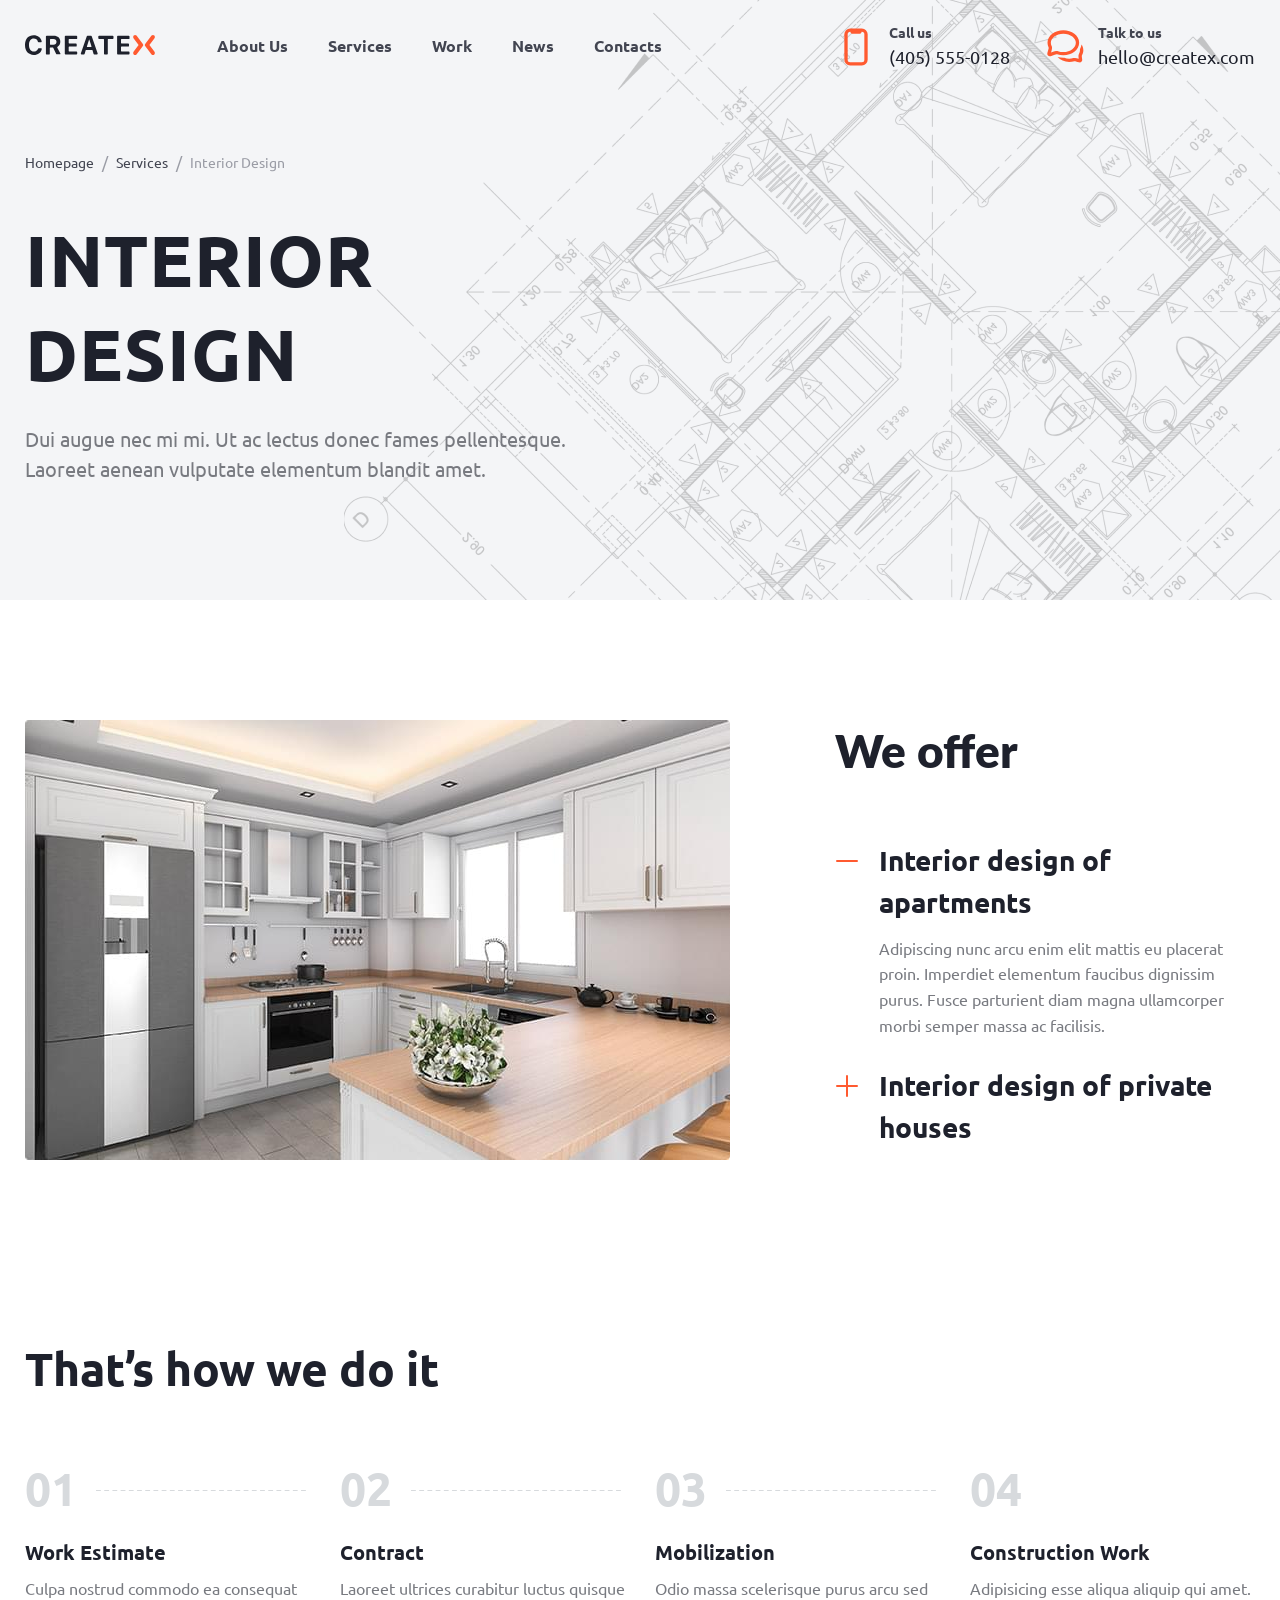
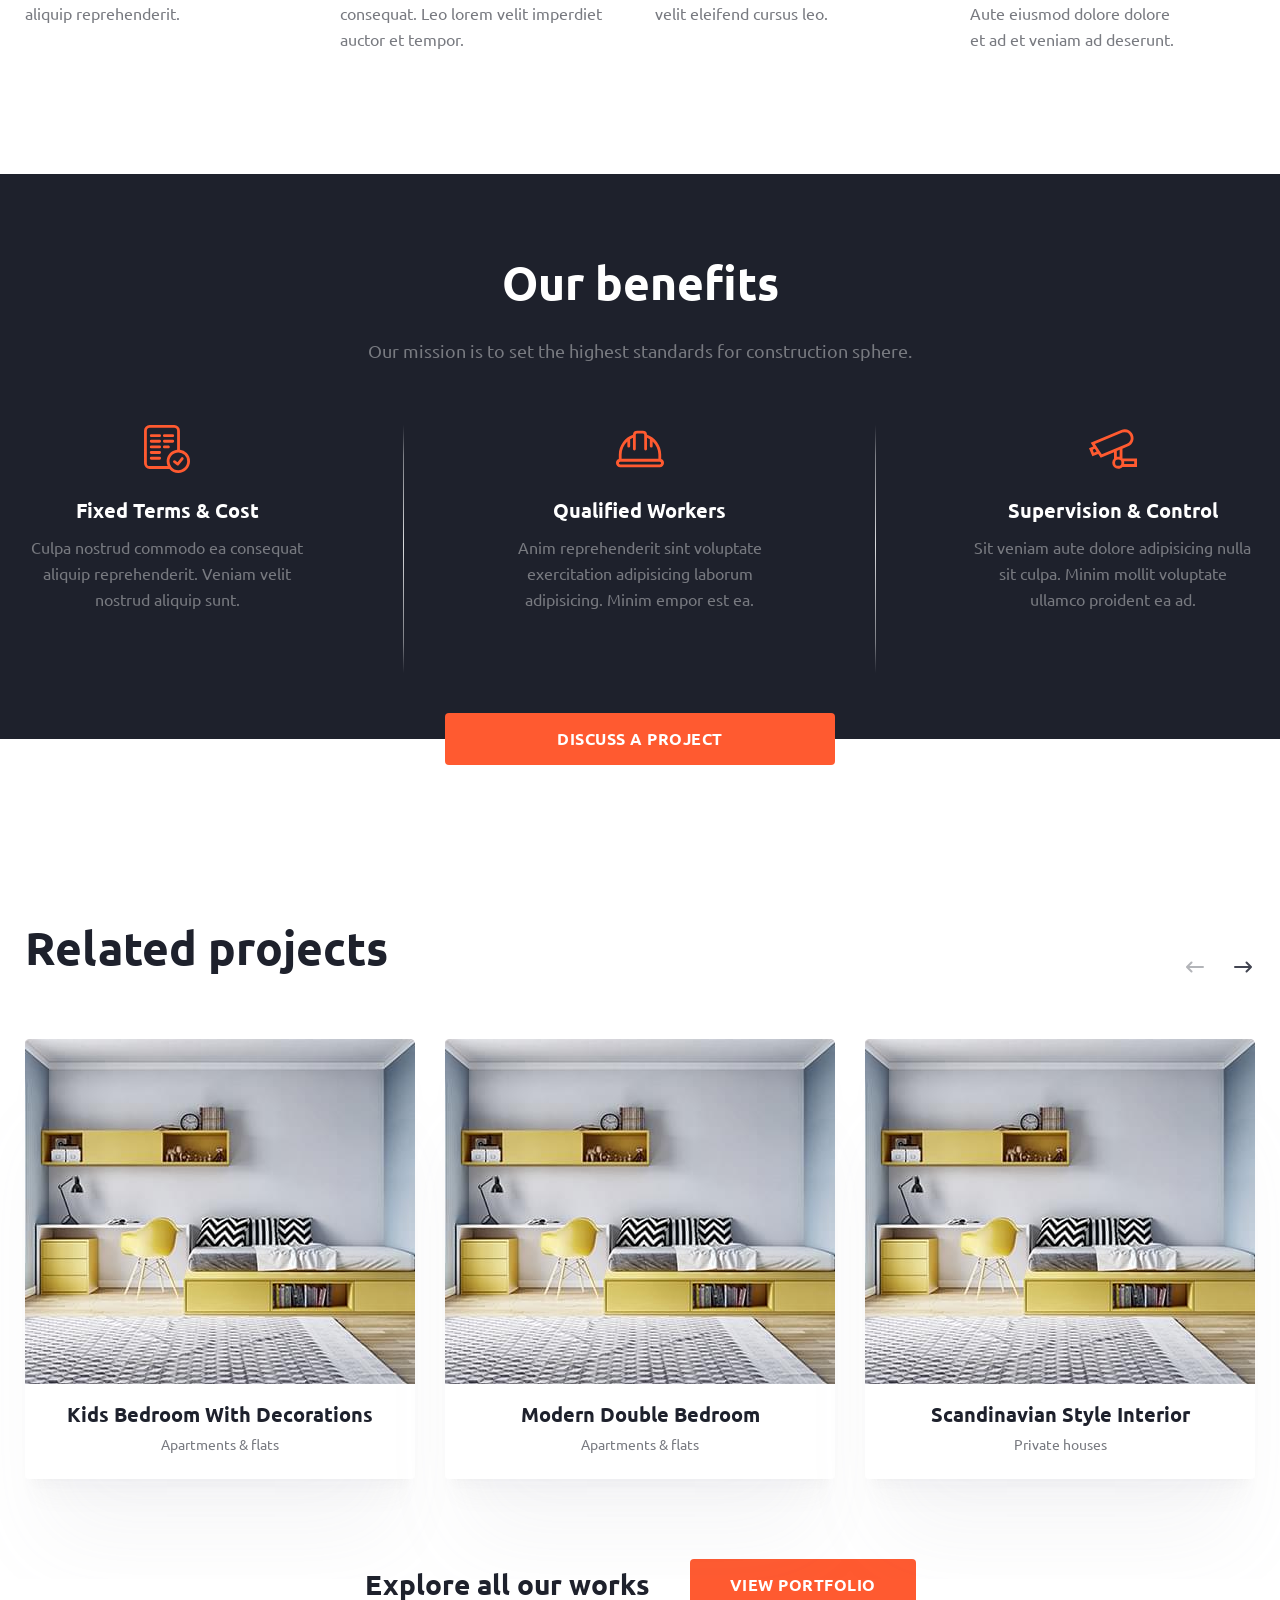
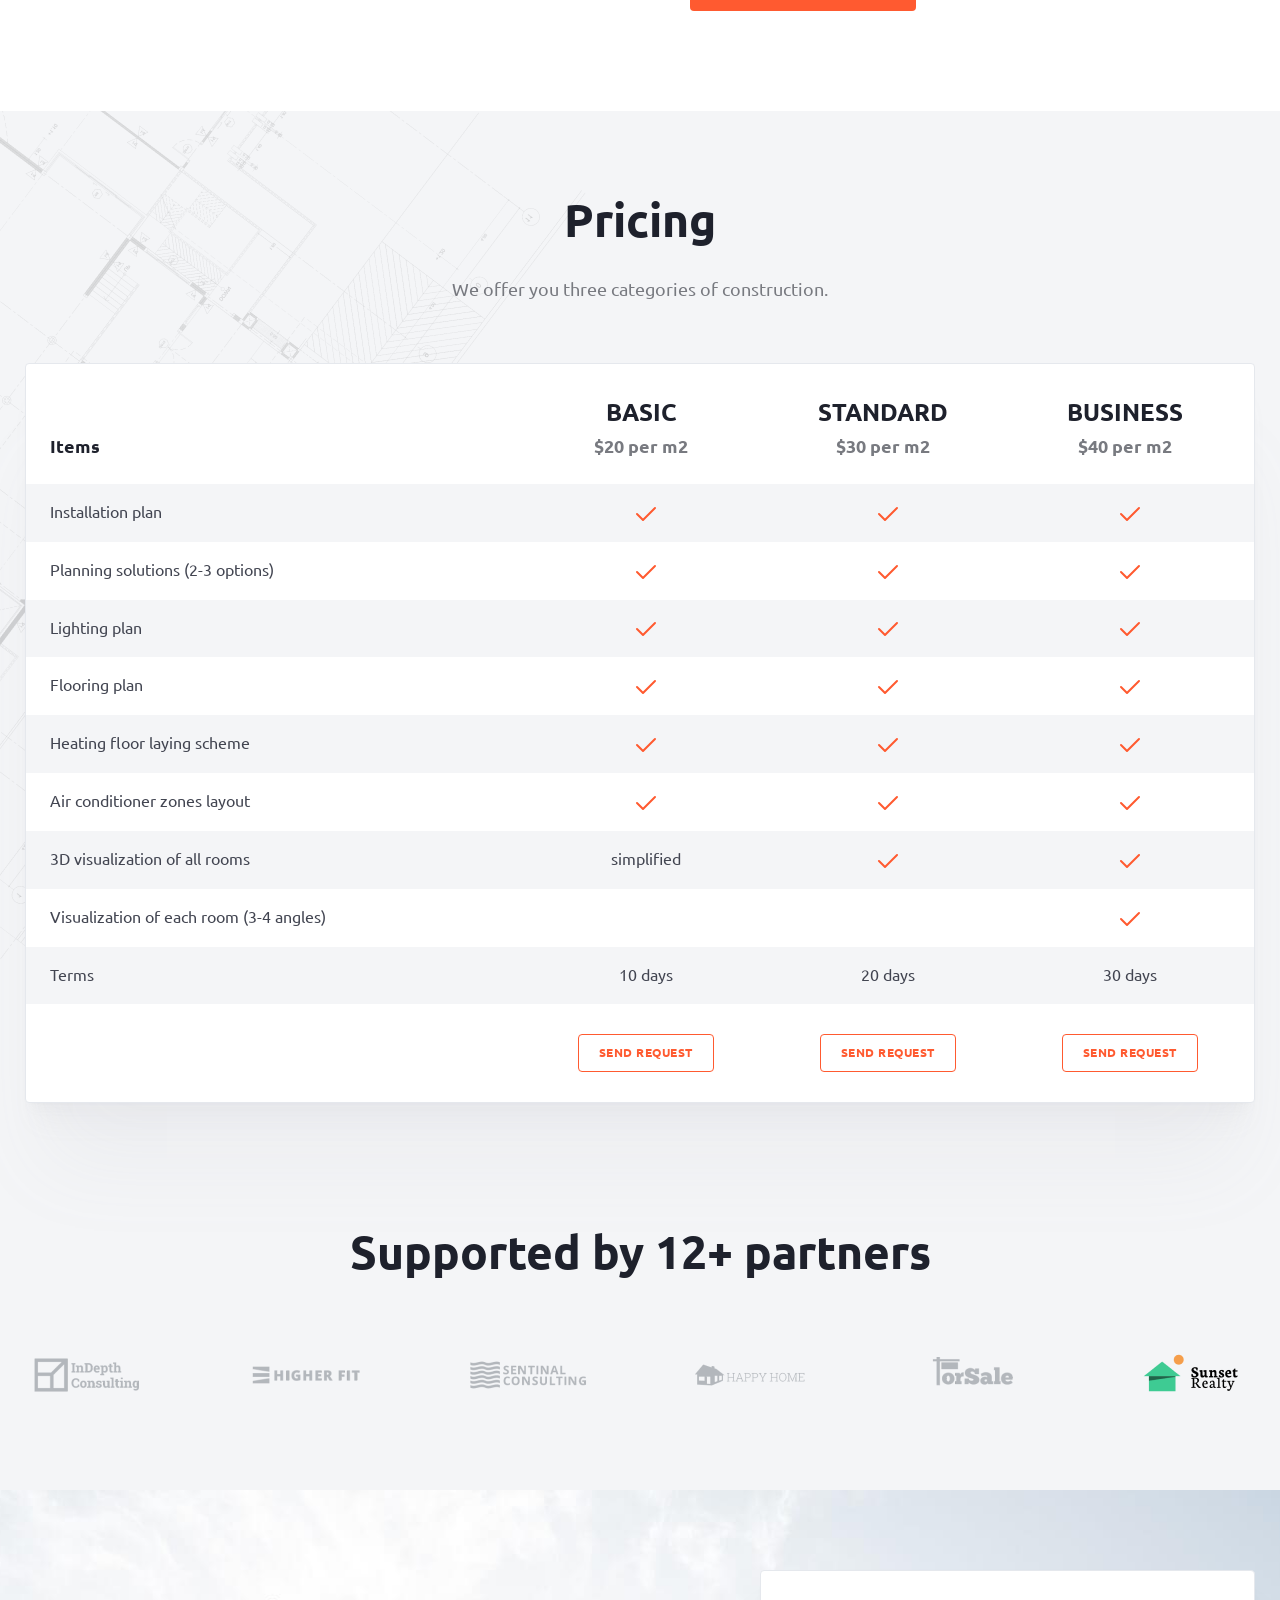
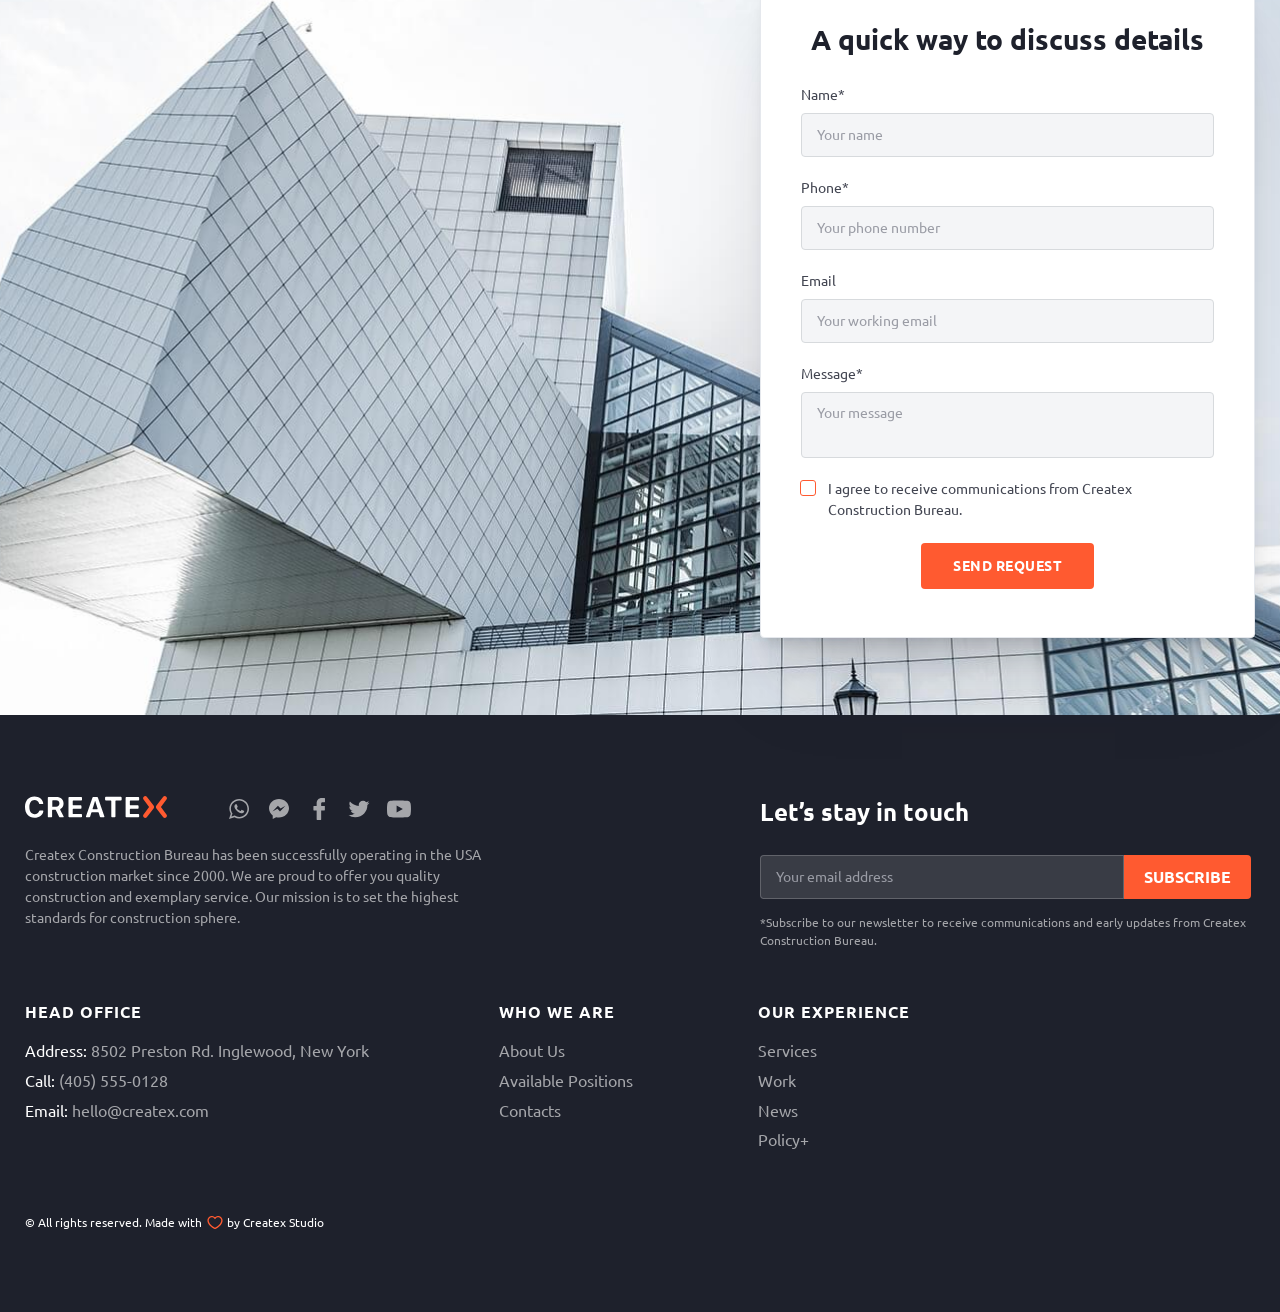
<file: services-1.html>
<!DOCTYPE html>
<html lang="en">

<head>
  <meta charset="UTF-8">
  <meta name="viewport" content="width=device-width,initial-scale=1">
  <link rel="shortcut icon" href="img/favicon.ico" type="image/x-icon">
  <meta http-equiv="X-UA-Compatible" content="ie=edge">
  <meta name="theme-color" content="#111111">
  <title>Createx Construction</title>
  <link rel="stylesheet" href="css/vendor.css">
  <link rel="stylesheet" href="css/main.css">
</head>

<body>
  <div class="site-container">
    <header class="header header--secondary">
      <div class="container header__container"><a href="index.html" class="logo"><img src="img/logo.svg"
            alt="Createx Logo"></a>
        <nav class="nav header__nav">
          <ul class="nav__list list-reset">
            <li class="nav__item"><a href="about.html" class="nav__link">About Us</a></li>
            <li class="nav__item"><a href="services.html" class="nav__link">Services</a></li>
            <li class="nav__item"><a href="work.html" class="nav__link">Work</a></li>
            <li class="nav__item"><a href="news.html" class="nav__link">News</a></li>
            <li class="nav__item"><a href="contacts.html" class="nav__link">Contacts</a></li>
          </ul>
          <div class="header-contacts header-contacts--nav"><a href="tel:4055550128"
              class="header-contacts__link contacts-link contacts-link--call"><span class="contacts-link__caption">Call
                us</span> <span class="contacts-link__value">(405) 555-0128</span> </a><a
              href="mailto:hello@createx.com" class="header-contacts__link contacts-link contacts-link--mail"><span
                class="contacts-link__caption">Talk to us</span> <span
                class="contacts-link__value">hello@createx.com</span></a></div>
        </nav>
        <div class="header-contacts"><a href="tel:4055550128"
            class="header-contacts__link contacts-link contacts-link--call"><span class="contacts-link__caption">Call
              us</span> <span class="contacts-link__value">(405) 555-0128</span> </a><a href="mailto:hello@createx.com"
            class="header-contacts__link contacts-link contacts-link--mail"><span class="contacts-link__caption">Talk to
              us</span> <span class="contacts-link__value">hello@createx.com</span></a></div><button
          class="btn-reset burger" aria-label="Открыть меню"><span class="burger__line"></span></button>
      </div>
    </header>
    <main>
      <section class="page-hero page-hero--services-inner">
        <div class="container">
          <ul class="list-reset breadcrumbs page-hero__breadcrumbs">
            <li class="breadcrumbs__item"><a href="#" class="breadcrumbs__link">Homepage</a></li>
            <li class="breadcrumbs__item"><a href="#" class="breadcrumbs__link">Services</a></li>
            <li class="breadcrumbs__item"><a class="breadcrumbs__link">Interior Design</a></li>
          </ul>
          <h1 class="page-hero__title">INTERIOR DESIGN</h1>
          <p class="page-hero__descr">Dui augue nec mi&nbsp;mi. Ut&nbsp;ac&nbsp;lectus donec fames pellentesque. Laoreet
            aenean vulputate elementum blandit amet.</p>
        </div>
      </section>
      <section class="we-offer">
        <div class="container we-offer__container grid">
          <div class="we-offer__image"><img src="img/we-offer.jpg" alt="We offer smth"></div>
          <div class="we-offer__content">
            <h2 class="title we-offer__title">We offer</h2>
            <div class="accordion accordion-1 we-offer__accordion open is-open"><button
                class="btn-reset accordion__control" aria-expanded="false"><span class="accordion__title">Interior
                  design of apartments</span> <span class="accordion__icon"></span></button>
              <div class="accordion__content" aria-hidden="true">
                <p>Adipiscing nunc arcu enim elit mattis eu&nbsp;placerat proin. Imperdiet elementum faucibus dignissim
                  purus. Fusce parturient diam magna ullamcorper morbi semper massa ac&nbsp;facilisis.</p>
              </div>
            </div>
            <div class="accordion accordion-2 we-offer__accordion"><button class="btn-reset accordion__control"
                aria-expanded="false"><span class="accordion__title">Interior design of private houses</span> <span
                  class="accordion__icon"></span></button>
              <div class="accordion__content" aria-hidden="true">
                <p>Adipiscing nunc arcu enim elit mattis eu&nbsp;placerat proin. Imperdiet elementum faucibus dignissim
                  purus. Fusce parturient diam magna ullamcorper morbi semper massa ac&nbsp;facilisis.</p>
              </div>
            </div>
          </div>
        </div>
      </section>
      <section class="how-we-do">
        <div class="container">
          <h2 class="title how-we-do__title">That’s how we do it</h2>
          <ul class="list-reset how-we-do__list grid">
            <li class="how-we-do__item">
              <h3 class="how-we-do__subtitle">Work Estimate</h3>
              <p class="how-we-do__descr">Culpa nostrud commodo ea&nbsp;consequat aliquip reprehenderit.</p>
            </li>
            <li class="how-we-do__item">
              <h3 class="how-we-do__subtitle">Contract</h3>
              <p class="how-we-do__descr">Laoreet ultrices curabitur luctus quisque consequat. Leo lorem velit imperdiet
                auctor et&nbsp;tempor.</p>
            </li>
            <li class="how-we-do__item">
              <h3 class="how-we-do__subtitle">Mobilization</h3>
              <p class="how-we-do__descr">Odio massa scelerisque purus arcu sed velit eleifend cursus leo.</p>
            </li>
            <li class="how-we-do__item">
              <h3 class="how-we-do__subtitle">Construction Work</h3>
              <p class="how-we-do__descr">Adipisicing esse aliqua aliquip qui amet. Aute eiusmod dolore dolore
                et&nbsp;ad&nbsp;et&nbsp;veniam ad&nbsp;deserunt.</p>
            </li>
          </ul>
        </div>
      </section>
      <section class="services-benefits section-offset">
        <div class="container">
          <h2 class="title title--center services-benefits__title">Our benefits</h2>
          <p class="descr descr--center services-benefits__description">Our mission is&nbsp;to&nbsp;set the highest
            standards for construction sphere.</p>
          <ul class="list-reset services-benefits__list grid">
            <li class="services-benefits__item services-benefits__item--terms">
              <h3 class="services-benefits__subtitle">Fixed Terms & Cost</h3>
              <p class="services-benefits__descr">Culpa nostrud commodo ea&nbsp;consequat aliquip reprehenderit. Veniam
                velit nostrud aliquip sunt.</p>
            </li>
            <li class="services-benefits__item services-benefits__item--workers">
              <h3 class="services-benefits__subtitle">Qualified Workers</h3>
              <p class="services-benefits__descr">Anim reprehenderit sint voluptate exercitation adipisicing laborum
                adipisicing. Minim empor est&nbsp;ea.</p>
            </li>
            <li class="services-benefits__item services-benefits__item--control">
              <h3 class="services-benefits__subtitle">Supervision & Control</h3>
              <p class="services-benefits__descr">Sit veniam aute dolore adipisicing nulla sit culpa. Minim mollit
                voluptate ullamco proident ea&nbsp;ad.</p>
            </li>
          </ul>
          <div class="centered services-benefits__centered"><button
              class="btn btn-reset btn--fill services-benefits__btn">Discuss a project</button></div>
        </div>
      </section>
      <section class="related-projects">
        <div class="container">
          <div class="related-projects__top">
            <h2 class="title related-projects__title">Related projects</h2>
            <div class="slider-nav related-projects__slider-nav"><button
                class="btn-reset slider-nav__btn related-projects__prev slider-btn"><svg>
                  <use xlink:href="img/sprite.svg#left-arrow"></use>
                </svg></button> <button class="btn-reset slider-nav__btn related-projects__next slider-btn"><svg>
                  <use xlink:href="img/sprite.svg#right-arrow"></use>
                </svg></button></div>
          </div>
          <div class="swiper related-projects__items swiper-no-swiping">
            <div class="swiper-wrapper">
              <div class="swiper-slide"><a href="#" class="portfolio-item"><img class="portfolio-item__image"
                    src="img/related-proj-1.jpg" alt="Portfolio cover">
                  <div class="portfolio-item__content">
                    <h3 class="portfolio-item__title">Kids Bedroom With Decorations</h3><span
                      class="portfolio-item__descr">Apartments & flats</span>
                    <div class="portfolio-item__btn">View Project</div>
                  </div>
                </a></div>
              <div class="swiper-slide"><a href="#" class="portfolio-item"><img class="portfolio-item__image"
                    src="img/related-proj-1.jpg" alt="Portfolio cover">
                  <div class="portfolio-item__content">
                    <h3 class="portfolio-item__title">Modern Double Bedroom</h3><span
                      class="portfolio-item__descr">Apartments & flats</span>
                    <div class="portfolio-item__btn">View Project</div>
                  </div>
                </a></div>
              <div class="swiper-slide"><a href="#" class="portfolio-item"><img class="portfolio-item__image"
                    src="img/related-proj-1.jpg" alt="Portfolio cover">
                  <div class="portfolio-item__content">
                    <h3 class="portfolio-item__title">Scandinavian Style Interior</h3><span
                      class="portfolio-item__descr">Private houses</span>
                    <div class="portfolio-item__btn">View Project</div>
                  </div>
                </a></div>
              <div class="swiper-slide"><a href="#" class="portfolio-item"><img class="portfolio-item__image"
                    src="img/related-proj-1.jpg" alt="Portfolio cover">
                  <div class="portfolio-item__content">
                    <h3 class="portfolio-item__title">Scandinavian Style Interior</h3><span
                      class="portfolio-item__descr">Private houses</span>
                    <div class="portfolio-item__btn">View Project</div>
                  </div>
                </a></div>
            </div>
          </div>
          <div class="related-projects__learn learn-more">
            <h4 class="learn-more__subtitle">Explore all our works</h4><a href="work.html"
              class="btn-reset learn-more__btn btn btn--fill">View portfolio</a>
          </div>
        </div>
      </section>
      <section class="pricing"><img src="img/services-pricing-decorate.png" alt="" aria-hidden="true"
          class="pricing__decorate">
        <div class="container">
          <h2 class="title title--center">Pricing</h2>
          <p class="descr descr--center pricing__descr">We&nbsp;offer you three categories of&nbsp;construction.</p>
          <div class="table-wrapper">
            <table class="pricing__table table">
              <caption class="visually-hidden">Tariffs table</caption>
              <thead class="table__header">
                <tr class="table__row">
                  <th class="table__th">Items</th>
                  <th class="table__th">
                    <div class="table__heading">Basic</div>
                    <div class="table__per">$20 per m2</div>
                  </th>
                  <th class="table__th">
                    <div class="table__heading">Standard</div>
                    <div class="table__per">$30 per m2</div>
                  </th>
                  <th class="table__th">
                    <div class="table__heading">Business</div>
                    <div class="table__per">$40 per m2</div>
                  </th>
                </tr>
              </thead>
              <tbody class="table__body">
                <tr class="table__row">
                  <td class="table__col">Installation plan</td>
                  <td class="table__col"><span class="table__check">Available</span></td>
                  <td class="table__col"><span class="table__check">Available</span></td>
                  <td class="table__col"><span class="table__check">Available</span></td>
                </tr>
                <tr class="table__row">
                  <td class="table__col">Planning solutions (2-3 options)</td>
                  <td class="table__col"><span class="table__check">Available</span></td>
                  <td class="table__col"><span class="table__check">Available</span></td>
                  <td class="table__col"><span class="table__check">Available</span></td>
                </tr>
                <tr class="table__row">
                  <td class="table__col">Lighting plan</td>
                  <td class="table__col"><span class="table__check">Available</span></td>
                  <td class="table__col"><span class="table__check">Available</span></td>
                  <td class="table__col"><span class="table__check">Available</span></td>
                </tr>
                <tr class="table__row">
                  <td class="table__col">Flooring plan</td>
                  <td class="table__col"><span class="table__check">Available</span></td>
                  <td class="table__col"><span class="table__check">Available</span></td>
                  <td class="table__col"><span class="table__check">Available</span></td>
                </tr>
                <tr class="table__row">
                  <td class="table__col">Heating floor laying scheme</td>
                  <td class="table__col"><span class="table__check">Available</span></td>
                  <td class="table__col"><span class="table__check">Available</span></td>
                  <td class="table__col"><span class="table__check">Available</span></td>
                </tr>
                <tr class="table__row">
                  <td class="table__col">Air conditioner zones layout</td>
                  <td class="table__col"><span class="table__check">Available</span></td>
                  <td class="table__col"><span class="table__check">Available</span></td>
                  <td class="table__col"><span class="table__check">Available</span></td>
                </tr>
                <tr class="table__row">
                  <td class="table__col">3D visualization of all rooms</td>
                  <td class="table__col"><span class="table__text">simplified</span></td>
                  <td class="table__col"><span class="table__check">Available</span></td>
                  <td class="table__col"><span class="table__check">Available</span></td>
                </tr>
                <tr class="table__row">
                  <td class="table__col">Visualization of each room (3-4 angles)</td>
                  <td class="table__col"></td>
                  <td class="table__col"></td>
                  <td class="table__col"><span class="table__check">Available</span></td>
                </tr>
                <tr class="table__row">
                  <td class="table__col">Terms</td>
                  <td class="table__col"><span class="table__text">10 days</span></td>
                  <td class="table__col"><span class="table__text">20 days</span></td>
                  <td class="table__col"><span class="table__text">30 days</span></td>
                </tr>
                <tr class="table__row">
                  <td class="table__col"></td>
                  <td class="table__col"><button class="btn btn-reset btn--stroke-primary">Send request</button></td>
                  <td class="table__col"><button class="btn btn-reset btn--stroke-primary">Send request</button></td>
                  <td class="table__col"><button class="btn btn-reset btn--stroke-primary">Send request</button></td>
                </tr>
              </tbody>
            </table>
          </div>
        </div>
      </section>
      <section class="partners">
        <div class="container">
          <h2 class="title title--center partners__title">Supported by 12+ partners</h2>
          <ul class="list-reset partners__list">
            <li class="partners__item"><a href="#" class="partners__link"><img src="img/partners/partners-1.png"
                  alt="Logo 1" class="partners__logo"></a></li>
            <li class="partners__item"><a href="#" class="partners__link"><img src="img/partners/partners-2.png"
                  alt="Logo 2" class="partners__logo"></a></li>
            <li class="partners__item"><a href="#" class="partners__link"><img src="img/partners/partners-3.png"
                  alt="Logo 3" class="partners__logo"></a></li>
            <li class="partners__item"><a href="#" class="partners__link"><img src="img/partners/partners-4.png"
                  alt="Logo 4" class="partners__logo"></a></li>
            <li class="partners__item"><a href="#" class="partners__link"><img src="img/partners/partners-5.png"
                  alt="Logo 5" class="partners__logo"></a></li>
            <li class="partners__item"><a href="#" class="partners__link"><img src="img/partners/partners-6.png"
                  alt="Logo 6" class="partners__logo"></a></li>
          </ul>
        </div>
      </section>
      <section class="contacts-section">
        <h2 class="visually-hidden">Contacts</h2>
        <div class="container contacts-section__container">
          <form class="contacts-section__form contacts-form">
            <h3 class="contacts-form__title">A quick way to discuss details</h3><label
              class="form-field form-field--gray contacts-form__field"><span class="form-field__caption">Name*</span>
              <input type="text" name="name" placeholder="Your name" class="form-field__input"></label> <label
              class="form-field form-field--gray contacts-form__field"><span class="form-field__caption">Phone*</span>
              <input type="tel" name="phone" placeholder="Your phone number" class="form-field__input"></label> <label
              class="form-field form-field--gray contacts-form__field"><span class="form-field__caption">Email</span>
              <input type="email" name="email" placeholder="Your working email" class="form-field__input"></label>
            <label class="form-field form-field--gray contacts-form__field"><span
                class="form-field__caption">Message*</span> <textarea name="message" placeholder="Your message"
                class="form-field__input form-field__input--big"></textarea></label> <label
              class="custom-checkbox contacts-form__checkbox"><input type="checkbox" class="custom-checkbox__input">
              <span class="custom-checkbox__text">I agree to receive communications from Createx Construction
                Bureau.</span></label>
            <div class="centered"><button class="contacts-form__btn btn btn--fill" type="submit">Send Request</button>
            </div>
          </form>
        </div>
      </section>
    </main>
    <footer class="footer"><a href="#page" data-scroll class="to-top"><span class="to-top__text">Go to top</span> <span
          class="to-top__icon"><svg>
            <use xlink:href="img/sprite.svg#to-top"></use>
          </svg></span></a>
      <div class="container footer__container grid">
        <div class="footer__left">
          <div class="footer__top"><a href="index.html" class="logo footer__logo"><img src="img/logo-footer.svg"
                alt="Createx Logo"></a>
            <ul class="social footer__social list-reset">
              <li class="social__item"><a href="#" target="_blank" class="social__link" aria-label="WhatsApp"><svg>
                    <use xlink:href="img/sprite.svg#whats"></use>
                  </svg></a></li>
              <li class="social__item"><a href="#" target="_blank" class="social__link" aria-label="Messenger"><svg>
                    <use xlink:href="img/sprite.svg#mess"></use>
                  </svg></a></li>
              <li class="social__item"><a href="#" target="_blank" class="social__link" aria-label="Facebook"><svg>
                    <use xlink:href="img/sprite.svg#facebook"></use>
                  </svg></a></li>
              <li class="social__item"><a href="#" target="_blank" class="social__link" aria-label="Twitter"><svg>
                    <use xlink:href="img/sprite.svg#twitter"></use>
                  </svg></a></li>
              <li class="social__item"><a href="#" target="_blank" class="social__link" aria-label="Youtube"><svg>
                    <use xlink:href="img/sprite.svg#youtube"></use>
                  </svg></a></li>
            </ul>
          </div>
          <p class="footer__descr">Createx Construction Bureau has been successfully operating in&nbsp;the USA
            construction market since 2000. We&nbsp;are proud to&nbsp;offer you quality construction and exemplary
            service. Our mission is&nbsp;to&nbsp;set the highest standards for construction sphere.</p>
        </div>
        <form action="#" class="footer-form footer__form">
          <h3 class="footer-form__title">Let’s stay in touch</h3>
          <div class="footer-form__items"><label class="form-field form-field--gray contacts-form__field"><input
                type="email" name="email" placeholder="Your email address" class="form-field__input"></label> <button
              class="footer-form__btn btn btn--fill">Subscribe</button></div>
          <p class="footer-form__descr">*Subscribe to&nbsp;our newsletter to&nbsp;receive communications and early
            updates from Createx Construction Bureau.</p>
        </form>
        <address class="footer-address footer__address">
          <h3 class="footer-address__title footer-title">Head Office</h3><span class="footer-address__item"><span
              class="footer-address__name">Address:</span> 8502 Preston Rd. Inglewood, New York </span><span
            class="footer-address__item"><span class="footer-address__name">Call:</span> <a href="tel:4055550128">(405)
              555-0128</a> </span><span class="footer-address__item"><span class="footer-address__name">Email:</span> <a
              href="mailto:hello@createx.com">hello@createx.com</a></span>
        </address>
        <nav class="footer-nav footer__nav" title="secondary navigation">
          <div class="footer-nav__col">
            <h3 class="footer-nav__title footer-title">Who we are</h3>
            <ul class="list-reset footer-nav__list">
              <li class="footer-nav__item"><a href="about.html" class="footer-nav__link">About Us</a></li>
              <li class="footer-nav__item"><a href="#" class="footer-nav__link">Available Positions</a></li>
              <li class="footer-nav__item"><a href="contacts.html" class="footer-nav__link">Contacts</a></li>
            </ul>
          </div>
          <div class="footer-nav__col">
            <h3 class="footer-nav__title footer-title">Our Experience</h3>
            <ul class="list-reset footer-nav__list">
              <li class="footer-nav__item"><a href="services.html" class="footer-nav__link">Services</a></li>
              <li class="footer-nav__item"><a href="work.html" class="footer-nav__link">Work</a></li>
              <li class="footer-nav__item"><a href="news.html" class="footer-nav__link">News</a></li>
              <li class="footer-nav__item"><a href="policy.html" class="footer-nav__link">Policy+</a></li>
            </ul>
          </div>
        </nav><small class="footer__copyright">&copy;&nbsp;All rights reserved. Made with <span>by Createx
            Studio</span></small>
      </div>
    </footer>
    <div class="overlay"></div>
  </div>
  <script src="js/vendor.js"></script>
  <script src="js/main.js"></script>
</body>

</html>
</file>
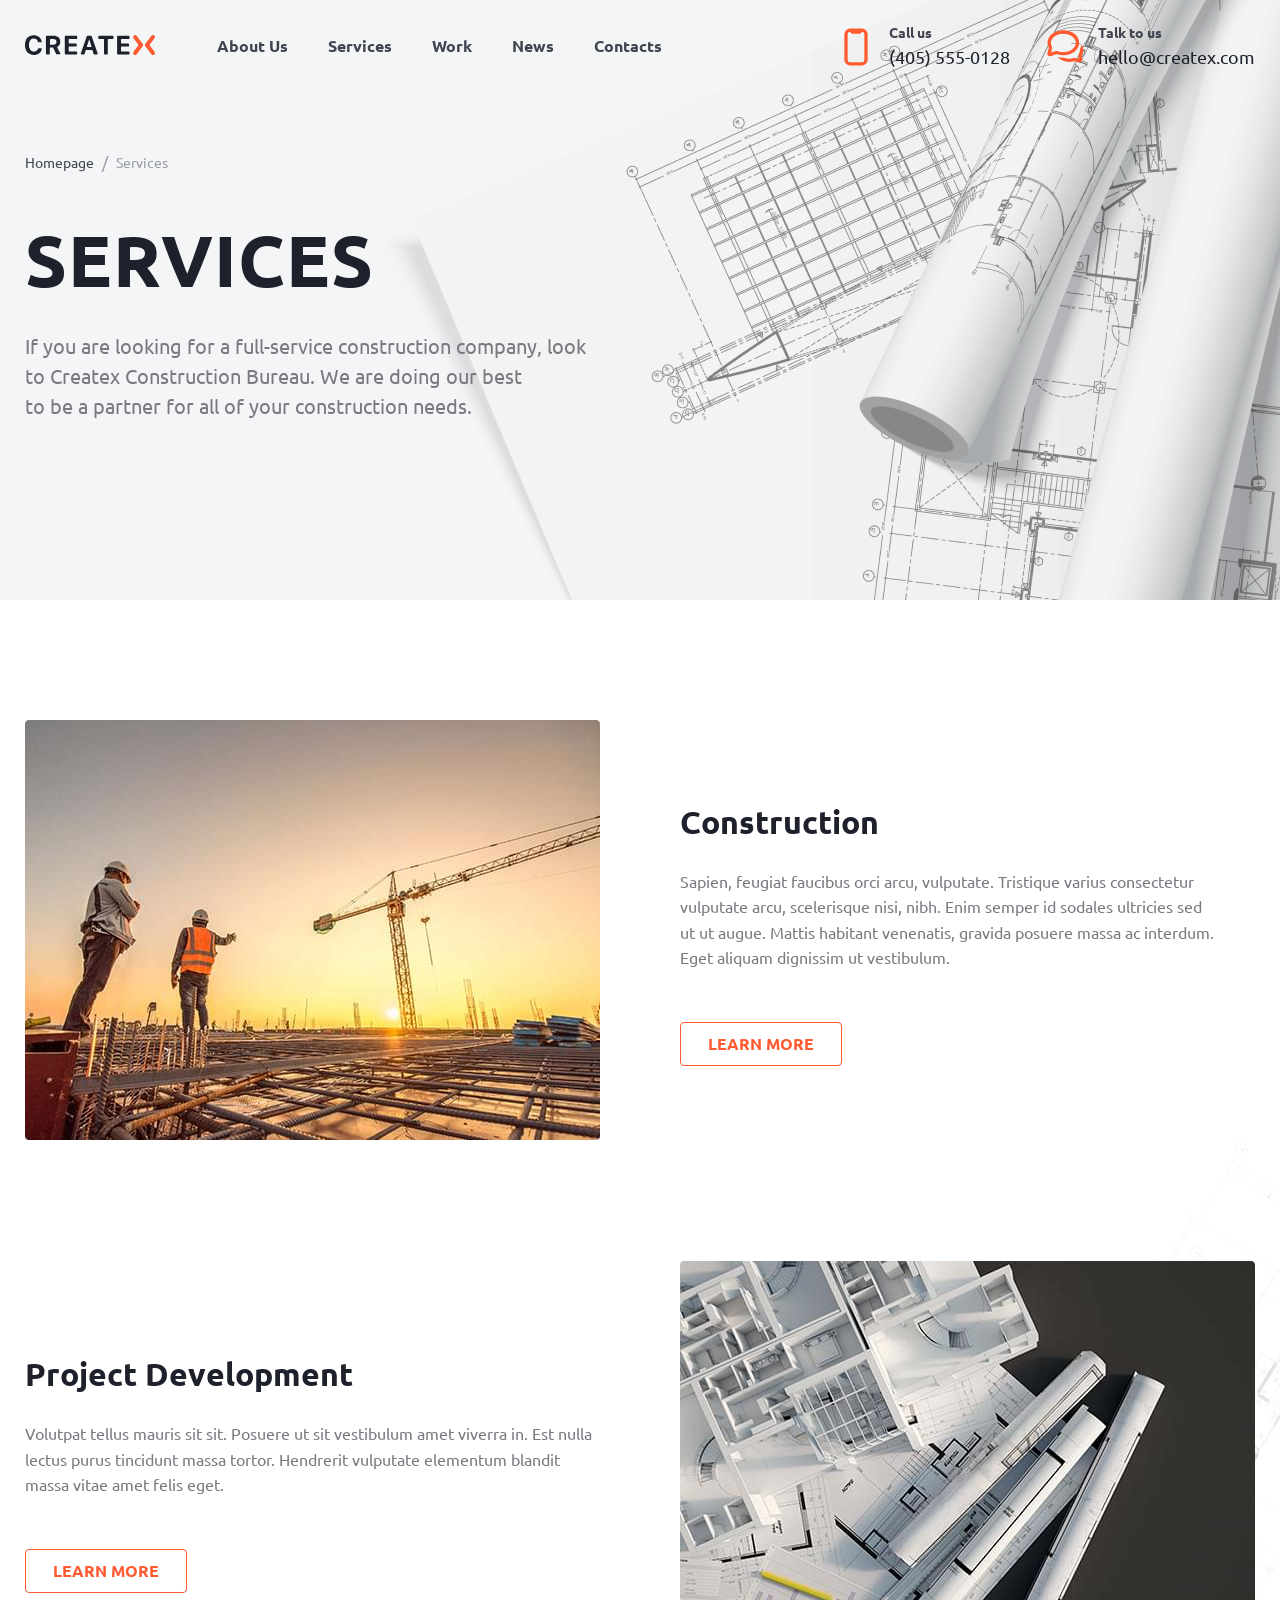
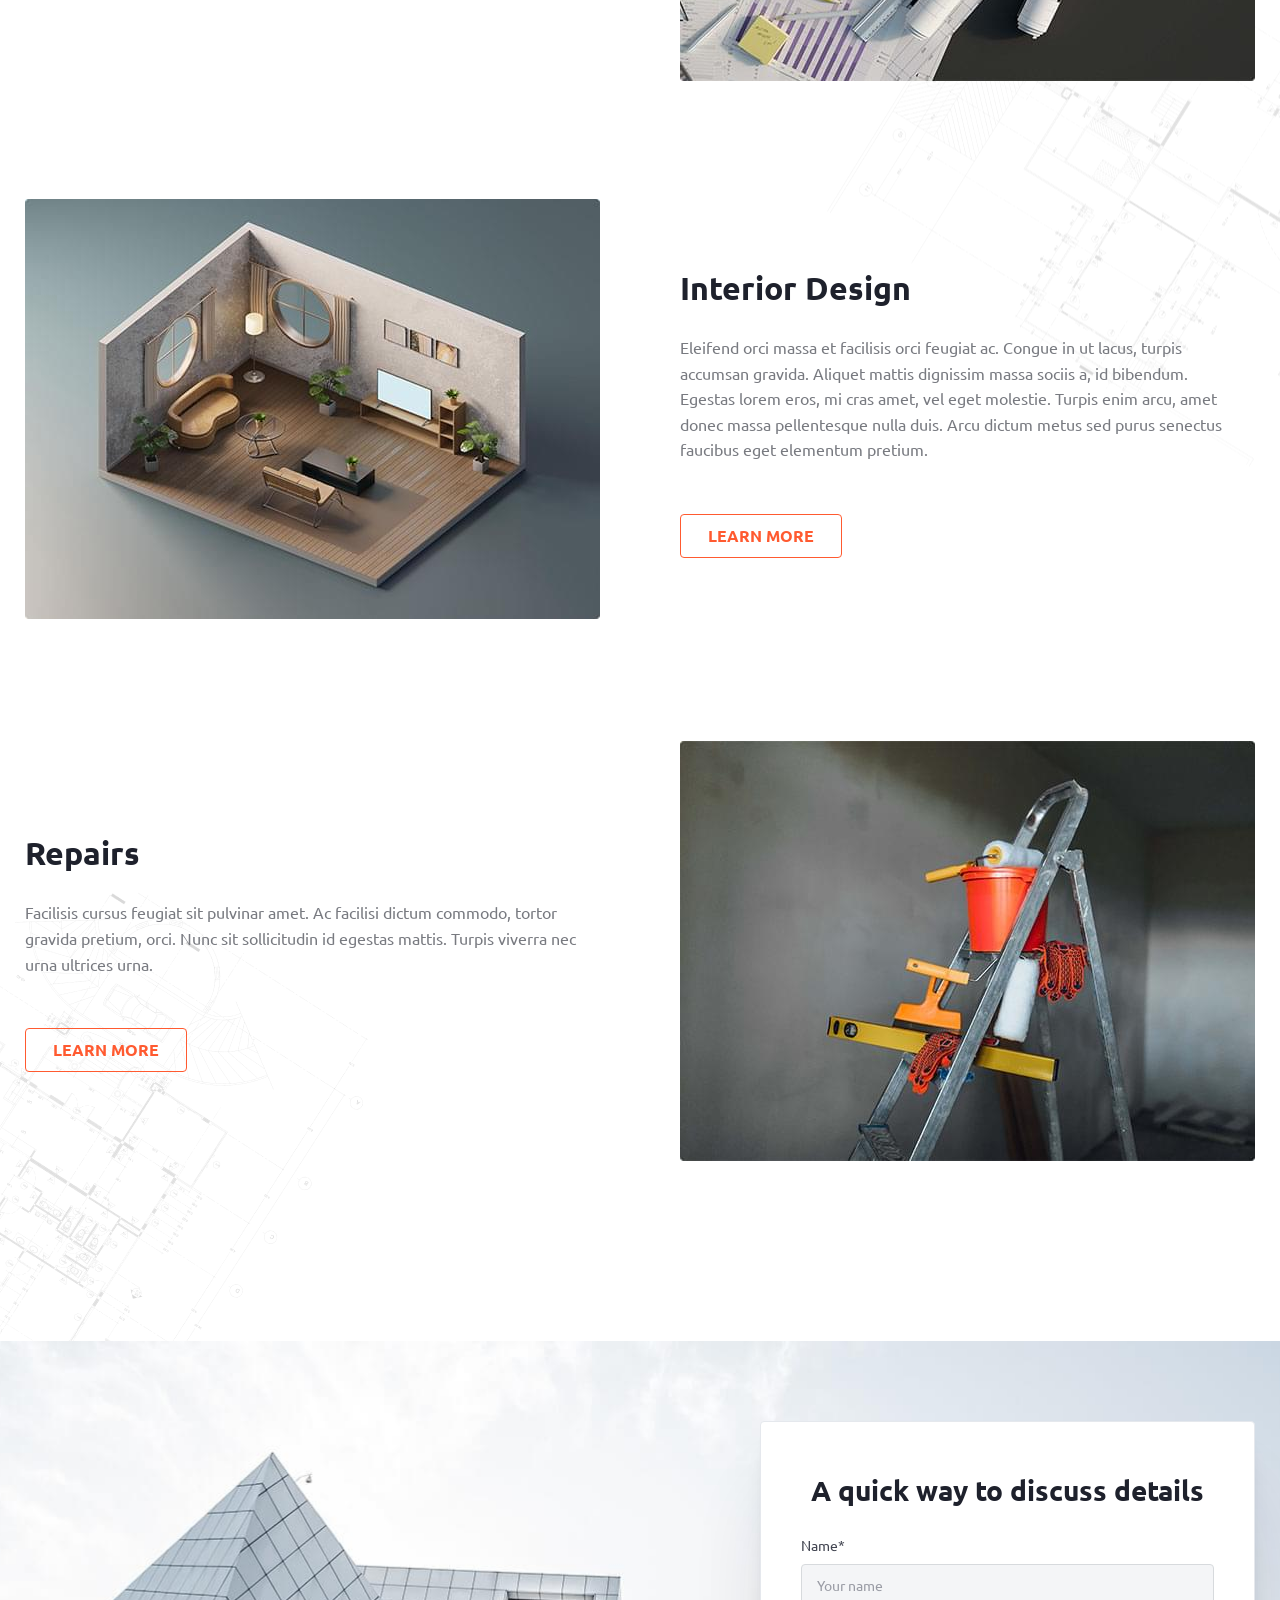
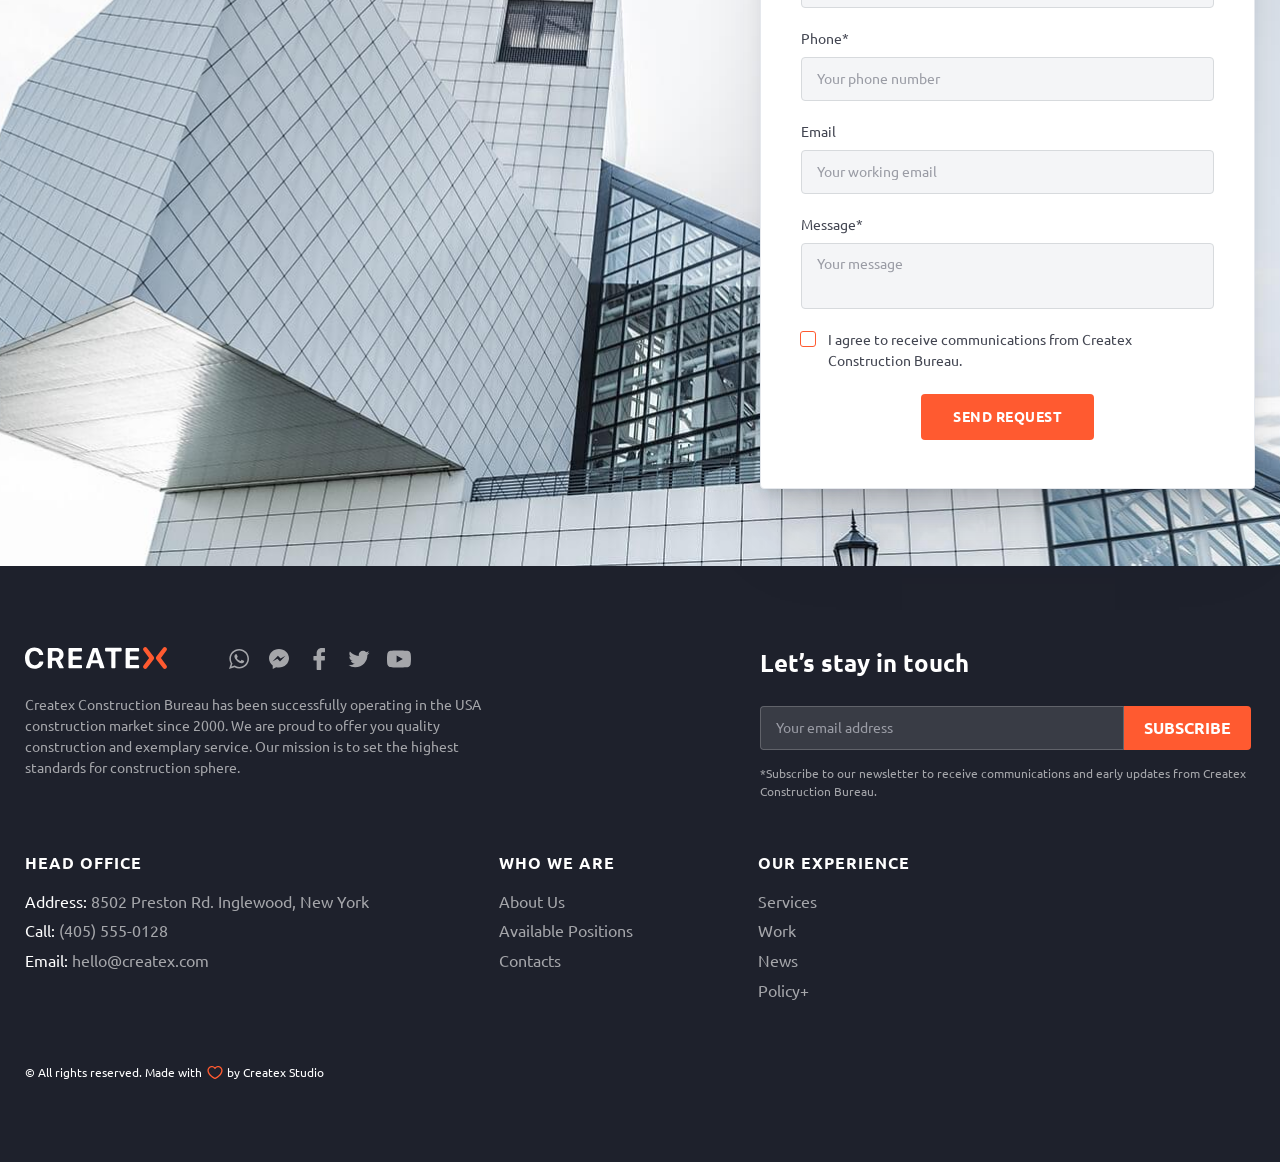
<file: services.html>
<!DOCTYPE html>
<html lang="en">

<head>
  <meta charset="UTF-8">
  <meta name="viewport" content="width=device-width,initial-scale=1">
  <link rel="shortcut icon" href="img/favicon.ico" type="image/x-icon">
  <meta http-equiv="X-UA-Compatible" content="ie=edge">
  <meta name="theme-color" content="#111111">
  <title>Createx Construction</title>
  <link rel="stylesheet" href="css/vendor.css">
  <link rel="stylesheet" href="css/main.css">
</head>

<body>
  <div class="site-container">
    <header class="header header--secondary">
      <div class="container header__container"><a href="index.html" class="logo"><img src="img/logo.svg"
            alt="Createx Logo"></a>
        <nav class="nav header__nav">
          <ul class="nav__list list-reset">
            <li class="nav__item"><a href="about.html" class="nav__link">About Us</a></li>
            <li class="nav__item"><a href="services.html" class="nav__link">Services</a></li>
            <li class="nav__item"><a href="work.html" class="nav__link">Work</a></li>
            <li class="nav__item"><a href="news.html" class="nav__link">News</a></li>
            <li class="nav__item"><a href="contacts.html" class="nav__link">Contacts</a></li>
          </ul>
          <div class="header-contacts header-contacts--nav"><a href="tel:4055550128"
              class="header-contacts__link contacts-link contacts-link--call"><span class="contacts-link__caption">Call
                us</span> <span class="contacts-link__value">(405) 555-0128</span> </a><a
              href="mailto:hello@createx.com" class="header-contacts__link contacts-link contacts-link--mail"><span
                class="contacts-link__caption">Talk to us</span> <span
                class="contacts-link__value">hello@createx.com</span></a></div>
        </nav>
        <div class="header-contacts"><a href="tel:4055550128"
            class="header-contacts__link contacts-link contacts-link--call"><span class="contacts-link__caption">Call
              us</span> <span class="contacts-link__value">(405) 555-0128</span> </a><a href="mailto:hello@createx.com"
            class="header-contacts__link contacts-link contacts-link--mail"><span class="contacts-link__caption">Talk to
              us</span> <span class="contacts-link__value">hello@createx.com</span></a></div><button
          class="btn-reset burger" aria-label="Открыть меню"><span class="burger__line"></span></button>
      </div>
    </header>
    <main>
      <section class="page-hero page-hero--services">
        <div class="container">
          <ul class="list-reset breadcrumbs page-hero__breadcrumbs">
            <li class="breadcrumbs__item"><a href="#" class="breadcrumbs__link">Homepage</a></li>
            <li class="breadcrumbs__item"><a class="breadcrumbs__link">Services</a></li>
          </ul>
          <h1 class="page-hero__title">Services</h1>
          <p class="page-hero__descr">If&nbsp;you are looking for a&nbsp;full-service construction company, look
            to&nbsp;Createx Construction Bureau. We&nbsp;are doing our best to&nbsp;be&nbsp;a&nbsp;partner for all
            of&nbsp;your construction needs.</p>
        </div>
      </section>
      <section class="services"><img src="img/services-content-bg-1.png" alt="" aria-hidden="true"
          class="services-decorate-1"> <img src="img/services-content-bg-2.png" alt="" aria-hidden="true"
          class="services-decorate-2">
        <div class="container">
          <h2 class="visually-hidden">Services content</h2>
          <ul class="list-reset services__list">
            <li class="services__item grid">
              <div class="services__image"><img src="img/services-content-1.jpg" alt="services 1"></div>
              <div class="services__info">
                <h2 class="services__title">Construction</h2>
                <p class="services__descr">Sapien, feugiat faucibus orci arcu, vulputate. Tristique varius consectetur
                  vulputate arcu, scelerisque nisi, nibh. Enim semper id&nbsp;sodales ultricies sed
                  ut&nbsp;ut&nbsp;augue. Mattis habitant venenatis, gravida posuere massa ac&nbsp;interdum. Eget aliquam
                  dignissim ut&nbsp;vestibulum.</p><a href="services-1.html"
                  class="services__link btn btn--stroke btn--stroke-primary">Learn more</a>
              </div>
            </li>
            <li class="services__item grid services__item--reverse">
              <div class="services__image"><img src="img/services-content-2.jpg" alt="services 2"></div>
              <div class="services__info">
                <h2 class="services__title">Project Development</h2>
                <p class="services__descr">Volutpat tellus mauris sit sit. Posuere ut&nbsp;sit vestibulum amet
                  viverra&nbsp;in. Est nulla lectus purus tincidunt massa tortor. Hendrerit vulputate elementum blandit
                  massa vitae amet felis eget.</p><a href="services-1.html"
                  class="services__link btn btn--stroke btn--stroke-primary">Learn more</a>
              </div>
            </li>
            <li class="services__item grid">
              <div class="services__image"><img src="img/services-content-3.jpg" alt="services 3"></div>
              <div class="services__info">
                <h2 class="services__title">Interior Design</h2>
                <p class="services__descr">Eleifend orci massa et&nbsp;facilisis orci feugiat&nbsp;ac. Congue
                  in&nbsp;ut&nbsp;lacus, turpis accumsan gravida. Aliquet mattis dignissim massa sociis&nbsp;a,
                  id&nbsp;bibendum. Egestas lorem eros, mi&nbsp;cras amet, vel eget molestie. Turpis enim arcu, amet
                  donec massa pellentesque nulla duis. Arcu dictum metus sed purus senectus faucibus eget elementum
                  pretium.</p><a href="services-1.html" class="services__link btn btn--stroke btn--stroke-primary">Learn
                  more</a>
              </div>
            </li>
            <li class="services__item grid services__item--reverse">
              <div class="services__image"><img src="img/services-content-4.jpg" alt="services 4"></div>
              <div class="services__info">
                <h2 class="services__title">Repairs</h2>
                <p class="services__descr">Facilisis cursus feugiat sit pulvinar amet. Ac&nbsp;facilisi dictum commodo,
                  tortor gravida pretium, orci. Nunc sit sollicitudin id&nbsp;egestas mattis. Turpis viverra nec urna
                  ultrices urna.</p><a href="services-1.html"
                  class="services__link btn btn--stroke btn--stroke-primary">Learn more</a>
              </div>
            </li>
          </ul>
        </div>
      </section>
      <section class="contacts-section">
        <h2 class="visually-hidden">Contacts</h2>
        <div class="container contacts-section__container">
          <form class="contacts-section__form contacts-form">
            <h3 class="contacts-form__title">A quick way to discuss details</h3><label
              class="form-field form-field--gray contacts-form__field"><span class="form-field__caption">Name*</span>
              <input type="text" name="name" placeholder="Your name" class="form-field__input"></label> <label
              class="form-field form-field--gray contacts-form__field"><span class="form-field__caption">Phone*</span>
              <input type="tel" name="phone" placeholder="Your phone number" class="form-field__input"></label> <label
              class="form-field form-field--gray contacts-form__field"><span class="form-field__caption">Email</span>
              <input type="email" name="email" placeholder="Your working email" class="form-field__input"></label>
            <label class="form-field form-field--gray contacts-form__field"><span
                class="form-field__caption">Message*</span> <textarea name="message" placeholder="Your message"
                class="form-field__input form-field__input--big"></textarea></label> <label
              class="custom-checkbox contacts-form__checkbox"><input type="checkbox" class="custom-checkbox__input">
              <span class="custom-checkbox__text">I agree to receive communications from Createx Construction
                Bureau.</span></label>
            <div class="centered"><button class="contacts-form__btn btn btn--fill" type="submit">Send Request</button>
            </div>
          </form>
        </div>
      </section>
    </main>
    <footer class="footer"><a href="#page" data-scroll class="to-top"><span class="to-top__text">Go to top</span> <span
          class="to-top__icon"><svg>
            <use xlink:href="img/sprite.svg#to-top"></use>
          </svg></span></a>
      <div class="container footer__container grid">
        <div class="footer__left">
          <div class="footer__top"><a href="index.html" class="logo footer__logo"><img src="img/logo-footer.svg"
                alt="Createx Logo"></a>
            <ul class="social footer__social list-reset">
              <li class="social__item"><a href="#" target="_blank" class="social__link" aria-label="WhatsApp"><svg>
                    <use xlink:href="img/sprite.svg#whats"></use>
                  </svg></a></li>
              <li class="social__item"><a href="#" target="_blank" class="social__link" aria-label="Messenger"><svg>
                    <use xlink:href="img/sprite.svg#mess"></use>
                  </svg></a></li>
              <li class="social__item"><a href="#" target="_blank" class="social__link" aria-label="Facebook"><svg>
                    <use xlink:href="img/sprite.svg#facebook"></use>
                  </svg></a></li>
              <li class="social__item"><a href="#" target="_blank" class="social__link" aria-label="Twitter"><svg>
                    <use xlink:href="img/sprite.svg#twitter"></use>
                  </svg></a></li>
              <li class="social__item"><a href="#" target="_blank" class="social__link" aria-label="Youtube"><svg>
                    <use xlink:href="img/sprite.svg#youtube"></use>
                  </svg></a></li>
            </ul>
          </div>
          <p class="footer__descr">Createx Construction Bureau has been successfully operating in&nbsp;the USA
            construction market since 2000. We&nbsp;are proud to&nbsp;offer you quality construction and exemplary
            service. Our mission is&nbsp;to&nbsp;set the highest standards for construction sphere.</p>
        </div>
        <form action="#" class="footer-form footer__form">
          <h3 class="footer-form__title">Let’s stay in touch</h3>
          <div class="footer-form__items"><label class="form-field form-field--gray contacts-form__field"><input
                type="email" name="email" placeholder="Your email address" class="form-field__input"></label> <button
              class="footer-form__btn btn btn--fill">Subscribe</button></div>
          <p class="footer-form__descr">*Subscribe to&nbsp;our newsletter to&nbsp;receive communications and early
            updates from Createx Construction Bureau.</p>
        </form>
        <address class="footer-address footer__address">
          <h3 class="footer-address__title footer-title">Head Office</h3><span class="footer-address__item"><span
              class="footer-address__name">Address:</span> 8502 Preston Rd. Inglewood, New York </span><span
            class="footer-address__item"><span class="footer-address__name">Call:</span> <a href="tel:4055550128">(405)
              555-0128</a> </span><span class="footer-address__item"><span class="footer-address__name">Email:</span> <a
              href="mailto:hello@createx.com">hello@createx.com</a></span>
        </address>
        <nav class="footer-nav footer__nav" title="secondary navigation">
          <div class="footer-nav__col">
            <h3 class="footer-nav__title footer-title">Who we are</h3>
            <ul class="list-reset footer-nav__list">
              <li class="footer-nav__item"><a href="about.html" class="footer-nav__link">About Us</a></li>
              <li class="footer-nav__item"><a href="#" class="footer-nav__link">Available Positions</a></li>
              <li class="footer-nav__item"><a href="contacts.html" class="footer-nav__link">Contacts</a></li>
            </ul>
          </div>
          <div class="footer-nav__col">
            <h3 class="footer-nav__title footer-title">Our Experience</h3>
            <ul class="list-reset footer-nav__list">
              <li class="footer-nav__item"><a href="services.html" class="footer-nav__link">Services</a></li>
              <li class="footer-nav__item"><a href="work.html" class="footer-nav__link">Work</a></li>
              <li class="footer-nav__item"><a href="news.html" class="footer-nav__link">News</a></li>
              <li class="footer-nav__item"><a href="policy.html" class="footer-nav__link">Policy+</a></li>
            </ul>
          </div>
        </nav><small class="footer__copyright">&copy;&nbsp;All rights reserved. Made with <span>by Createx
            Studio</span></small>
      </div>
    </footer>
    <div class="overlay"></div>
  </div>
  <script src="js/vendor.js"></script>
  <script src="js/main.js"></script>
</body>

</html>
</file>
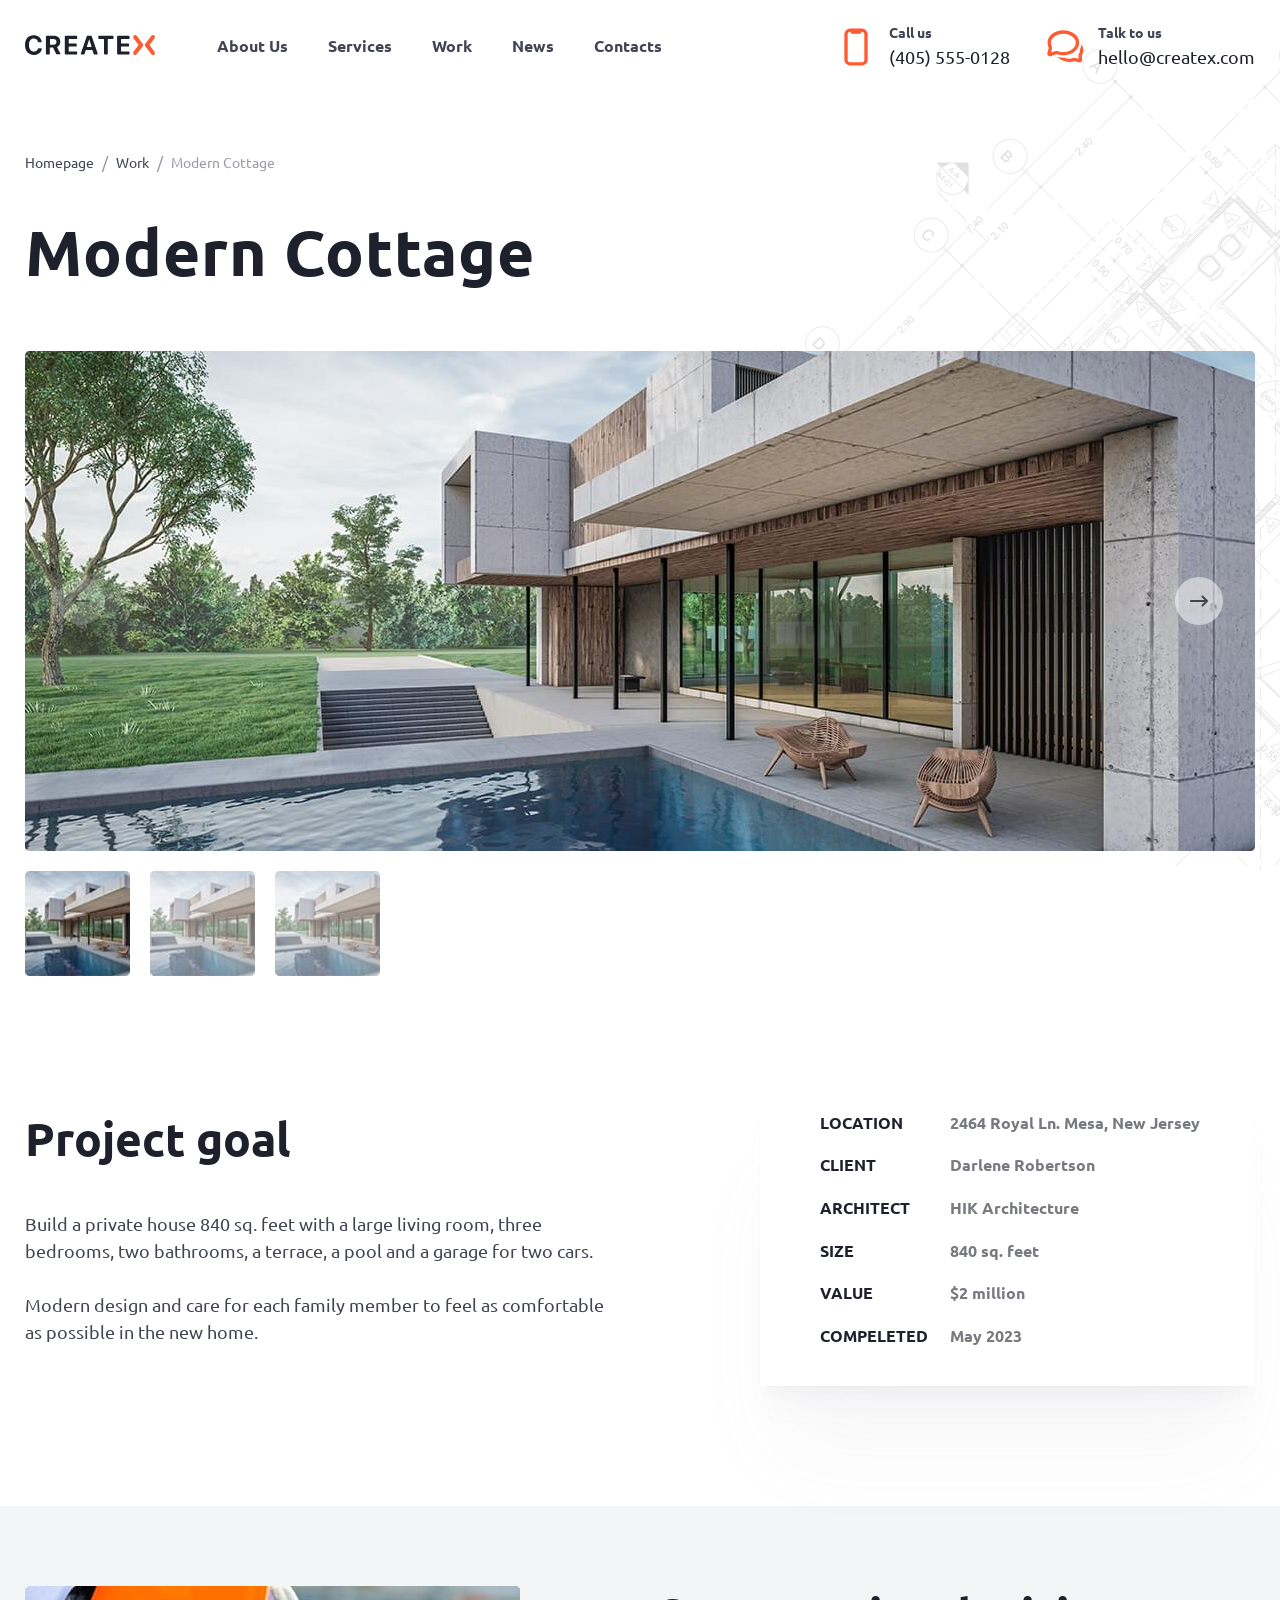
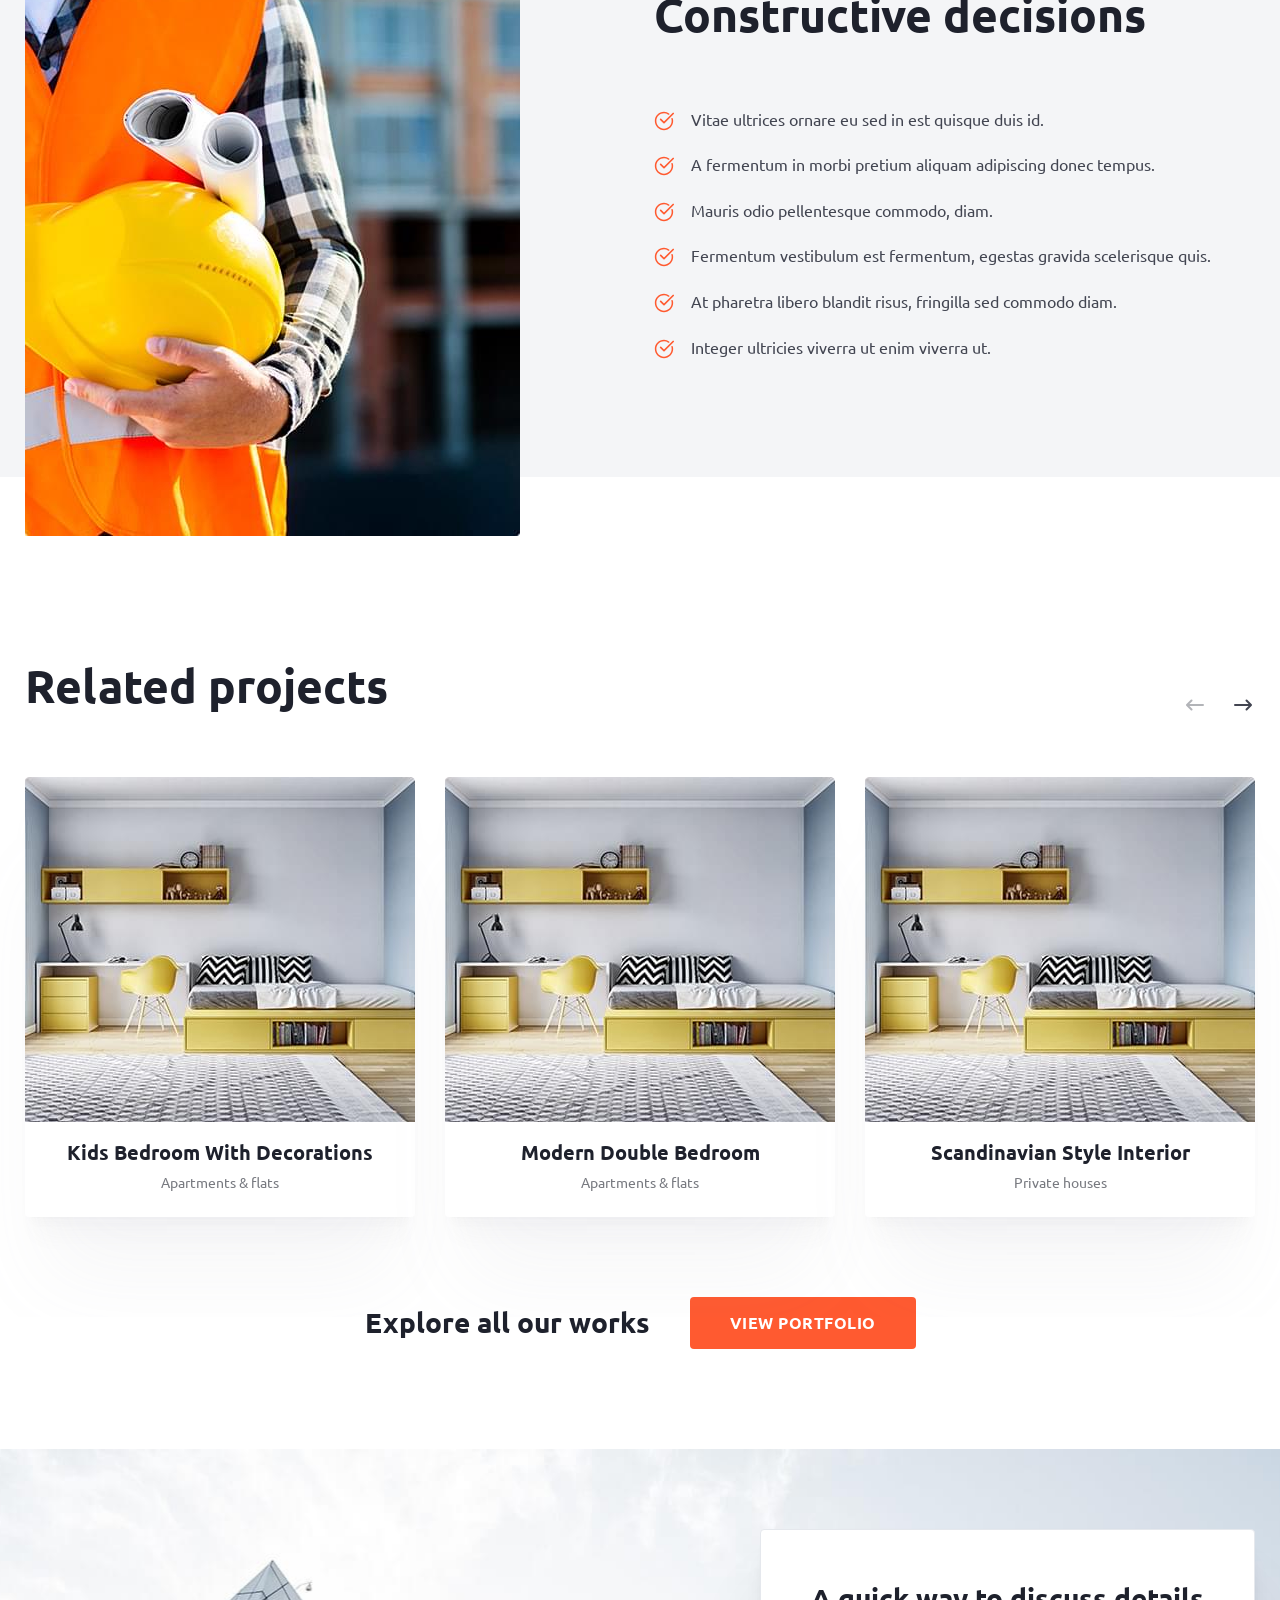
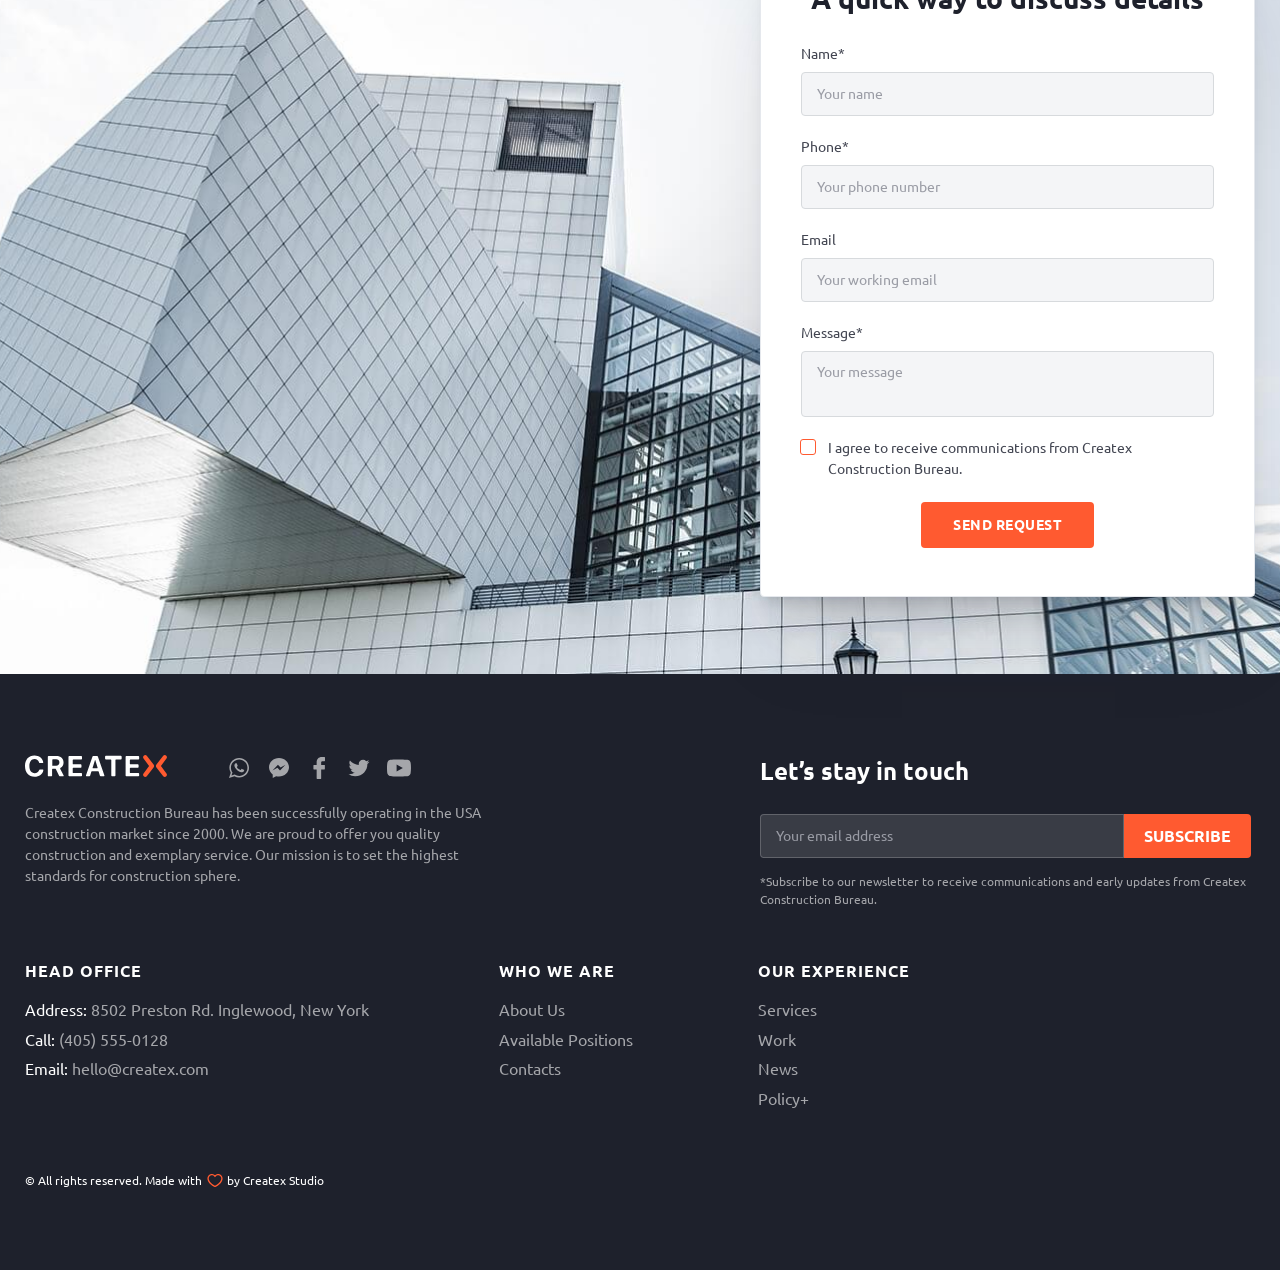
<file: work-1.html>
<!DOCTYPE html>
<html lang="en">

<head>
  <meta charset="UTF-8">
  <meta name="viewport" content="width=device-width,initial-scale=1">
  <link rel="shortcut icon" href="img/favicon.ico" type="image/x-icon">
  <meta http-equiv="X-UA-Compatible" content="ie=edge">
  <meta name="theme-color" content="#111111">
  <title>Createx Construction</title>
  <link rel="stylesheet" href="css/vendor.css">
  <link rel="stylesheet" href="css/main.css">
</head>

<body>
  <div class="site-container">
    <header class="header header--secondary">
      <div class="container header__container"><a href="index.html" class="logo"><img src="img/logo.svg"
            alt="Createx Logo"></a>
        <nav class="nav header__nav">
          <ul class="nav__list list-reset">
            <li class="nav__item"><a href="about.html" class="nav__link">About Us</a></li>
            <li class="nav__item"><a href="services.html" class="nav__link">Services</a></li>
            <li class="nav__item"><a href="work.html" class="nav__link">Work</a></li>
            <li class="nav__item"><a href="news.html" class="nav__link">News</a></li>
            <li class="nav__item"><a href="contacts.html" class="nav__link">Contacts</a></li>
          </ul>
          <div class="header-contacts header-contacts--nav"><a href="tel:4055550128"
              class="header-contacts__link contacts-link contacts-link--call"><span class="contacts-link__caption">Call
                us</span> <span class="contacts-link__value">(405) 555-0128</span> </a><a
              href="mailto:hello@createx.com" class="header-contacts__link contacts-link contacts-link--mail"><span
                class="contacts-link__caption">Talk to us</span> <span
                class="contacts-link__value">hello@createx.com</span></a></div>
        </nav>
        <div class="header-contacts"><a href="tel:4055550128"
            class="header-contacts__link contacts-link contacts-link--call"><span class="contacts-link__caption">Call
              us</span> <span class="contacts-link__value">(405) 555-0128</span> </a><a href="mailto:hello@createx.com"
            class="header-contacts__link contacts-link contacts-link--mail"><span class="contacts-link__caption">Talk to
              us</span> <span class="contacts-link__value">hello@createx.com</span></a></div><button
          class="btn-reset burger" aria-label="Открыть меню"><span class="burger__line"></span></button>
      </div>
    </header>
    <main>
      <section class="page-hero page-hero--work-inner">
        <div class="container">
          <ul class="list-reset breadcrumbs page-hero__breadcrumbs">
            <li class="breadcrumbs__item"><a href="#" class="breadcrumbs__link">Homepage</a></li>
            <li class="breadcrumbs__item"><a href="#" class="breadcrumbs__link">Work</a></li>
            <li class="breadcrumbs__item"><a class="breadcrumbs__link">Modern Cottage</a></li>
          </ul>
          <h1 class="page-hero__title page-hero__title--small page-hero__title--mb">Modern Cottage</h1>
          <div class="work-images">
            <div class="work-images-slider"><button class="btn-reset slider-nav__btn work-images__prev slider-btn"><svg>
                  <use xlink:href="img/sprite.svg#left-arrow"></use>
                </svg></button> <button class="btn-reset slider-nav__btn work-images__next slider-btn"><svg>
                  <use xlink:href="img/sprite.svg#right-arrow"></use>
                </svg></button>
              <div class="swiper-wrapper">
                <div class="swiper-slide"><img src="img/work/1.jpg" alt="Work 1"></div>
                <div class="swiper-slide"><img src="img/work/1.jpg" alt="Work 1"></div>
                <div class="swiper-slide"><img src="img/work/1.jpg" alt="Work 1"></div>
              </div>
            </div>
            <div class="work-images-nav" thumbsslider="">
              <div class="swiper-wrapper">
                <div class="swiper-slide"><img src="img/work/1-small.jpg" alt="Work 1"></div>
                <div class="swiper-slide"><img src="img/work/1-small.jpg" alt="Work 1"></div>
                <div class="swiper-slide"><img src="img/work/1-small.jpg" alt="Work 1"></div>
              </div>
            </div>
          </div>
        </div>
      </section>
      <section class="project-goal">
        <div class="container grid">
          <div class="project-goal__left">
            <h2 class="title project-goal__title">Project goal</h2>
            <p class="project-goal__descr">Build a&nbsp;private house 840&nbsp;sq. feet with a&nbsp;large living room,
              three bedrooms, two bathrooms, a&nbsp;terrace, a&nbsp;pool and a&nbsp;garage for two cars.</p>
            <p class="project-goal__descr">Modern design and care for each family member to&nbsp;feel
              as&nbsp;comfortable as&nbsp;possible in&nbsp;the new home.</p>
          </div>
          <div class="project-goal__right">
            <div class="project-info">
              <ul class="project-info__list list-reset">
                <li class="project-info__item">
                  <div class="project-info__category">Location</div>
                  <div class="project-info__value">2464 Royal Ln. Mesa, New Jersey</div>
                </li>
                <li class="project-info__item">
                  <div class="project-info__category">Client</div>
                  <div class="project-info__value">Darlene Robertson</div>
                </li>
                <li class="project-info__item">
                  <div class="project-info__category">Architect</div>
                  <div class="project-info__value">HIK Architecture</div>
                </li>
                <li class="project-info__item">
                  <div class="project-info__category">Size</div>
                  <div class="project-info__value">840 sq. feet</div>
                </li>
                <li class="project-info__item">
                  <div class="project-info__category">Value</div>
                  <div class="project-info__value">$2 million</div>
                </li>
                <li class="project-info__item">
                  <div class="project-info__category">Compeleted</div>
                  <div class="project-info__value">May 2023</div>
                </li>
              </ul>
            </div>
          </div>
        </div>
      </section>
      <section class="desicions">
        <div class="container grid">
          <div class="desicions__left"><img src="img/desicions-image.jpg" alt="" aria-hidden="true"></div>
          <div class="desicions__right">
            <h2 class="title desicions__title">Constructive decisions</h2>
            <ul class="list-reset desicions__list">
              <li class="desicions__item">Vitae ultrices ornare eu sed in est quisque duis id.</li>
              <li class="desicions__item">A fermentum in morbi pretium aliquam adipiscing donec tempus.</li>
              <li class="desicions__item">Mauris odio pellentesque commodo, diam.</li>
              <li class="desicions__item">Fermentum vestibulum est fermentum, egestas gravida scelerisque quis.</li>
              <li class="desicions__item">At pharetra libero blandit risus, fringilla sed commodo diam.</li>
              <li class="desicions__item">Integer ultricies viverra ut enim viverra ut.</li>
            </ul>
          </div>
        </div>
      </section>
      <section class="related-projects">
        <div class="container">
          <div class="related-projects__top">
            <h2 class="title related-projects__title">Related projects</h2>
            <div class="slider-nav related-projects__slider-nav"><button
                class="btn-reset slider-nav__btn related-projects__prev slider-btn"><svg>
                  <use xlink:href="img/sprite.svg#left-arrow"></use>
                </svg></button> <button class="btn-reset slider-nav__btn related-projects__next slider-btn"><svg>
                  <use xlink:href="img/sprite.svg#right-arrow"></use>
                </svg></button></div>
          </div>
          <div class="swiper related-projects__items swiper-no-swiping">
            <div class="swiper-wrapper">
              <div class="swiper-slide"><a href="#" class="portfolio-item"><img class="portfolio-item__image"
                    src="img/related-proj-1.jpg" alt="Portfolio cover">
                  <div class="portfolio-item__content">
                    <h3 class="portfolio-item__title">Kids Bedroom With Decorations</h3><span
                      class="portfolio-item__descr">Apartments & flats</span>
                    <div class="portfolio-item__btn">View Project</div>
                  </div>
                </a></div>
              <div class="swiper-slide"><a href="#" class="portfolio-item"><img class="portfolio-item__image"
                    src="img/related-proj-1.jpg" alt="Portfolio cover">
                  <div class="portfolio-item__content">
                    <h3 class="portfolio-item__title">Modern Double Bedroom</h3><span
                      class="portfolio-item__descr">Apartments & flats</span>
                    <div class="portfolio-item__btn">View Project</div>
                  </div>
                </a></div>
              <div class="swiper-slide"><a href="#" class="portfolio-item"><img class="portfolio-item__image"
                    src="img/related-proj-1.jpg" alt="Portfolio cover">
                  <div class="portfolio-item__content">
                    <h3 class="portfolio-item__title">Scandinavian Style Interior</h3><span
                      class="portfolio-item__descr">Private houses</span>
                    <div class="portfolio-item__btn">View Project</div>
                  </div>
                </a></div>
              <div class="swiper-slide"><a href="#" class="portfolio-item"><img class="portfolio-item__image"
                    src="img/related-proj-1.jpg" alt="Portfolio cover">
                  <div class="portfolio-item__content">
                    <h3 class="portfolio-item__title">Scandinavian Style Interior</h3><span
                      class="portfolio-item__descr">Private houses</span>
                    <div class="portfolio-item__btn">View Project</div>
                  </div>
                </a></div>
            </div>
          </div>
          <div class="related-projects__learn learn-more">
            <h4 class="learn-more__subtitle">Explore all our works</h4><a href="work.html"
              class="btn-reset learn-more__btn btn btn--fill">View portfolio</a>
          </div>
        </div>
      </section>
      <section class="contacts-section">
        <h2 class="visually-hidden">Contacts</h2>
        <div class="container contacts-section__container">
          <form class="contacts-section__form contacts-form">
            <h3 class="contacts-form__title">A quick way to discuss details</h3><label
              class="form-field form-field--gray contacts-form__field"><span class="form-field__caption">Name*</span>
              <input type="text" name="name" placeholder="Your name" class="form-field__input"></label> <label
              class="form-field form-field--gray contacts-form__field"><span class="form-field__caption">Phone*</span>
              <input type="tel" name="phone" placeholder="Your phone number" class="form-field__input"></label> <label
              class="form-field form-field--gray contacts-form__field"><span class="form-field__caption">Email</span>
              <input type="email" name="email" placeholder="Your working email" class="form-field__input"></label>
            <label class="form-field form-field--gray contacts-form__field"><span
                class="form-field__caption">Message*</span> <textarea name="message" placeholder="Your message"
                class="form-field__input form-field__input--big"></textarea></label> <label
              class="custom-checkbox contacts-form__checkbox"><input type="checkbox" class="custom-checkbox__input">
              <span class="custom-checkbox__text">I agree to receive communications from Createx Construction
                Bureau.</span></label>
            <div class="centered"><button class="contacts-form__btn btn btn--fill" type="submit">Send Request</button>
            </div>
          </form>
        </div>
      </section>
    </main>
    <footer class="footer"><a href="#page" data-scroll class="to-top"><span class="to-top__text">Go to top</span> <span
          class="to-top__icon"><svg>
            <use xlink:href="img/sprite.svg#to-top"></use>
          </svg></span></a>
      <div class="container footer__container grid">
        <div class="footer__left">
          <div class="footer__top"><a href="index.html" class="logo footer__logo"><img src="img/logo-footer.svg"
                alt="Createx Logo"></a>
            <ul class="social footer__social list-reset">
              <li class="social__item"><a href="#" target="_blank" class="social__link" aria-label="WhatsApp"><svg>
                    <use xlink:href="img/sprite.svg#whats"></use>
                  </svg></a></li>
              <li class="social__item"><a href="#" target="_blank" class="social__link" aria-label="Messenger"><svg>
                    <use xlink:href="img/sprite.svg#mess"></use>
                  </svg></a></li>
              <li class="social__item"><a href="#" target="_blank" class="social__link" aria-label="Facebook"><svg>
                    <use xlink:href="img/sprite.svg#facebook"></use>
                  </svg></a></li>
              <li class="social__item"><a href="#" target="_blank" class="social__link" aria-label="Twitter"><svg>
                    <use xlink:href="img/sprite.svg#twitter"></use>
                  </svg></a></li>
              <li class="social__item"><a href="#" target="_blank" class="social__link" aria-label="Youtube"><svg>
                    <use xlink:href="img/sprite.svg#youtube"></use>
                  </svg></a></li>
            </ul>
          </div>
          <p class="footer__descr">Createx Construction Bureau has been successfully operating in&nbsp;the USA
            construction market since 2000. We&nbsp;are proud to&nbsp;offer you quality construction and exemplary
            service. Our mission is&nbsp;to&nbsp;set the highest standards for construction sphere.</p>
        </div>
        <form action="#" class="footer-form footer__form">
          <h3 class="footer-form__title">Let’s stay in touch</h3>
          <div class="footer-form__items"><label class="form-field form-field--gray contacts-form__field"><input
                type="email" name="email" placeholder="Your email address" class="form-field__input"></label> <button
              class="footer-form__btn btn btn--fill">Subscribe</button></div>
          <p class="footer-form__descr">*Subscribe to&nbsp;our newsletter to&nbsp;receive communications and early
            updates from Createx Construction Bureau.</p>
        </form>
        <address class="footer-address footer__address">
          <h3 class="footer-address__title footer-title">Head Office</h3><span class="footer-address__item"><span
              class="footer-address__name">Address:</span> 8502 Preston Rd. Inglewood, New York </span><span
            class="footer-address__item"><span class="footer-address__name">Call:</span> <a href="tel:4055550128">(405)
              555-0128</a> </span><span class="footer-address__item"><span class="footer-address__name">Email:</span> <a
              href="mailto:hello@createx.com">hello@createx.com</a></span>
        </address>
        <nav class="footer-nav footer__nav" title="secondary navigation">
          <div class="footer-nav__col">
            <h3 class="footer-nav__title footer-title">Who we are</h3>
            <ul class="list-reset footer-nav__list">
              <li class="footer-nav__item"><a href="about.html" class="footer-nav__link">About Us</a></li>
              <li class="footer-nav__item"><a href="#" class="footer-nav__link">Available Positions</a></li>
              <li class="footer-nav__item"><a href="contacts.html" class="footer-nav__link">Contacts</a></li>
            </ul>
          </div>
          <div class="footer-nav__col">
            <h3 class="footer-nav__title footer-title">Our Experience</h3>
            <ul class="list-reset footer-nav__list">
              <li class="footer-nav__item"><a href="services.html" class="footer-nav__link">Services</a></li>
              <li class="footer-nav__item"><a href="work.html" class="footer-nav__link">Work</a></li>
              <li class="footer-nav__item"><a href="news.html" class="footer-nav__link">News</a></li>
              <li class="footer-nav__item"><a href="policy.html" class="footer-nav__link">Policy+</a></li>
            </ul>
          </div>
        </nav><small class="footer__copyright">&copy;&nbsp;All rights reserved. Made with <span>by Createx
            Studio</span></small>
      </div>
    </footer>
    <div class="overlay"></div>
  </div>
  <script src="js/vendor.js"></script>
  <script src="js/main.js"></script>
</body>

</html>
</file>
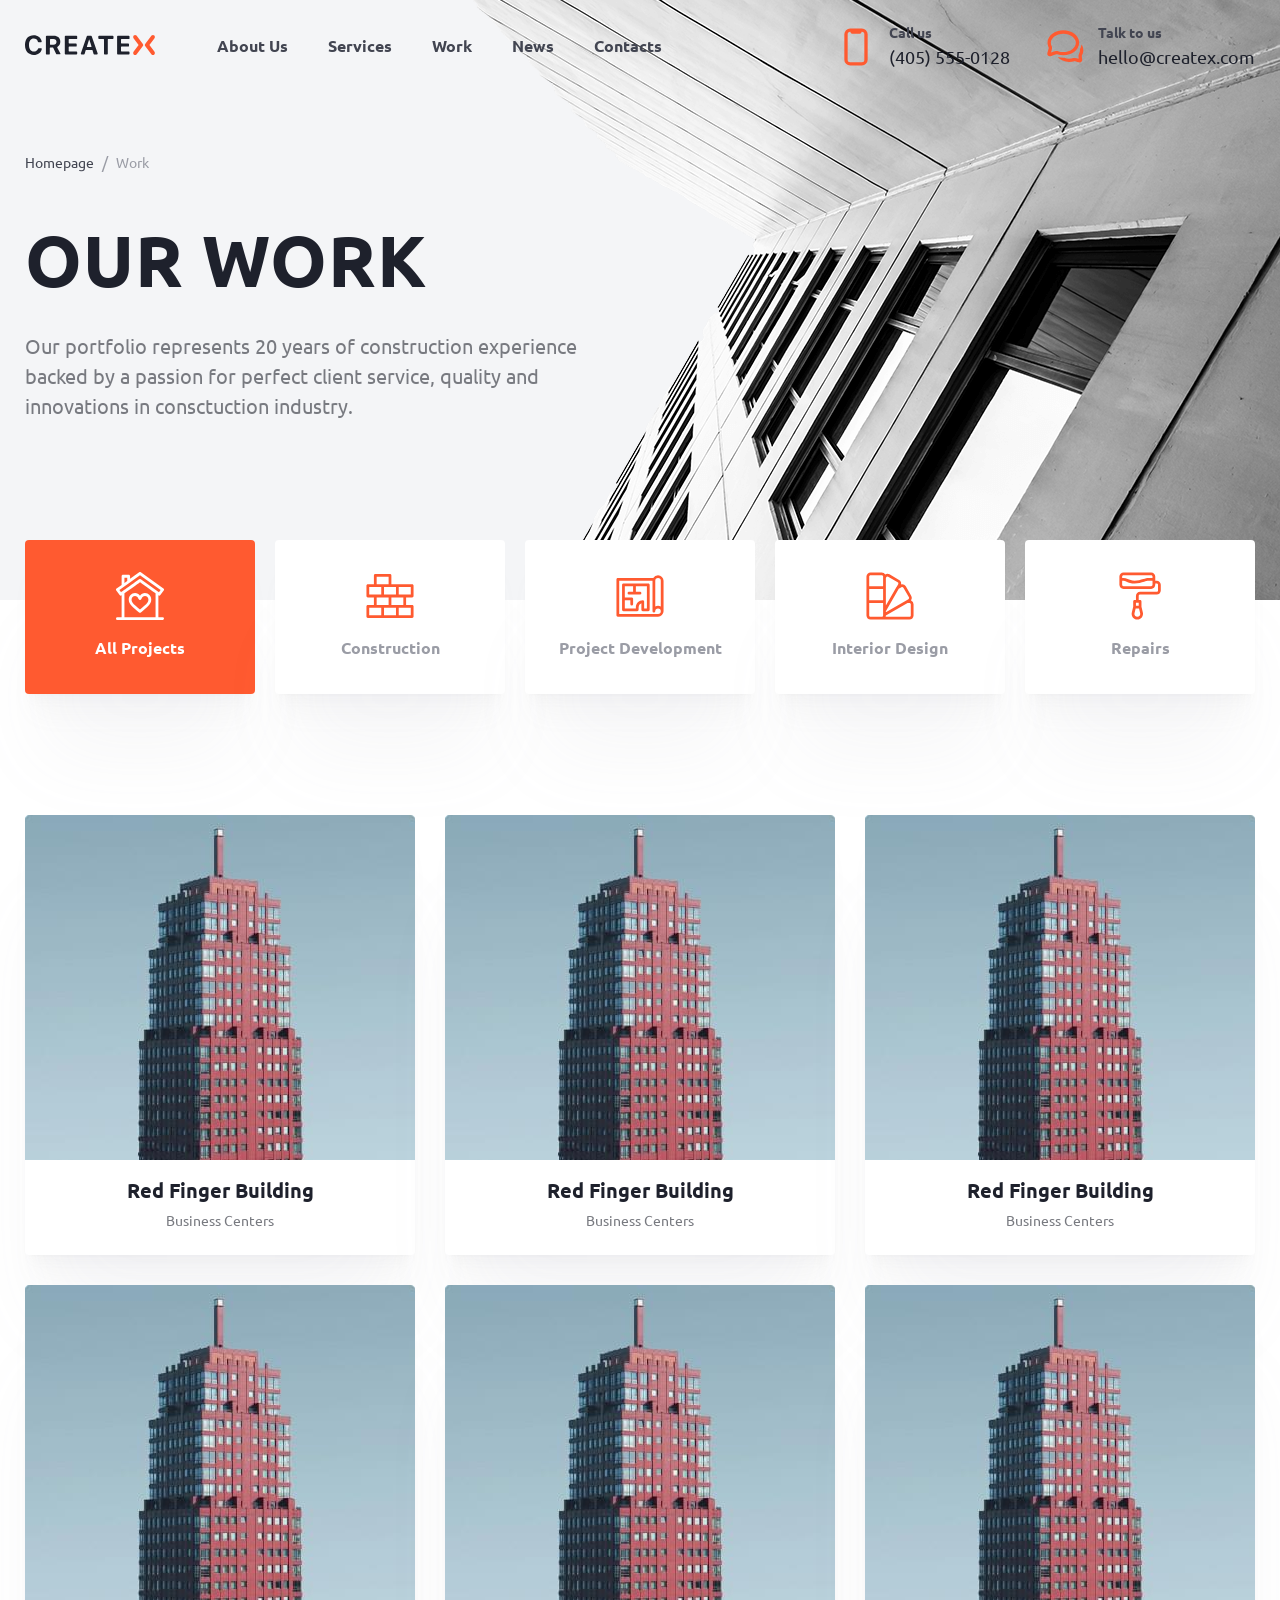
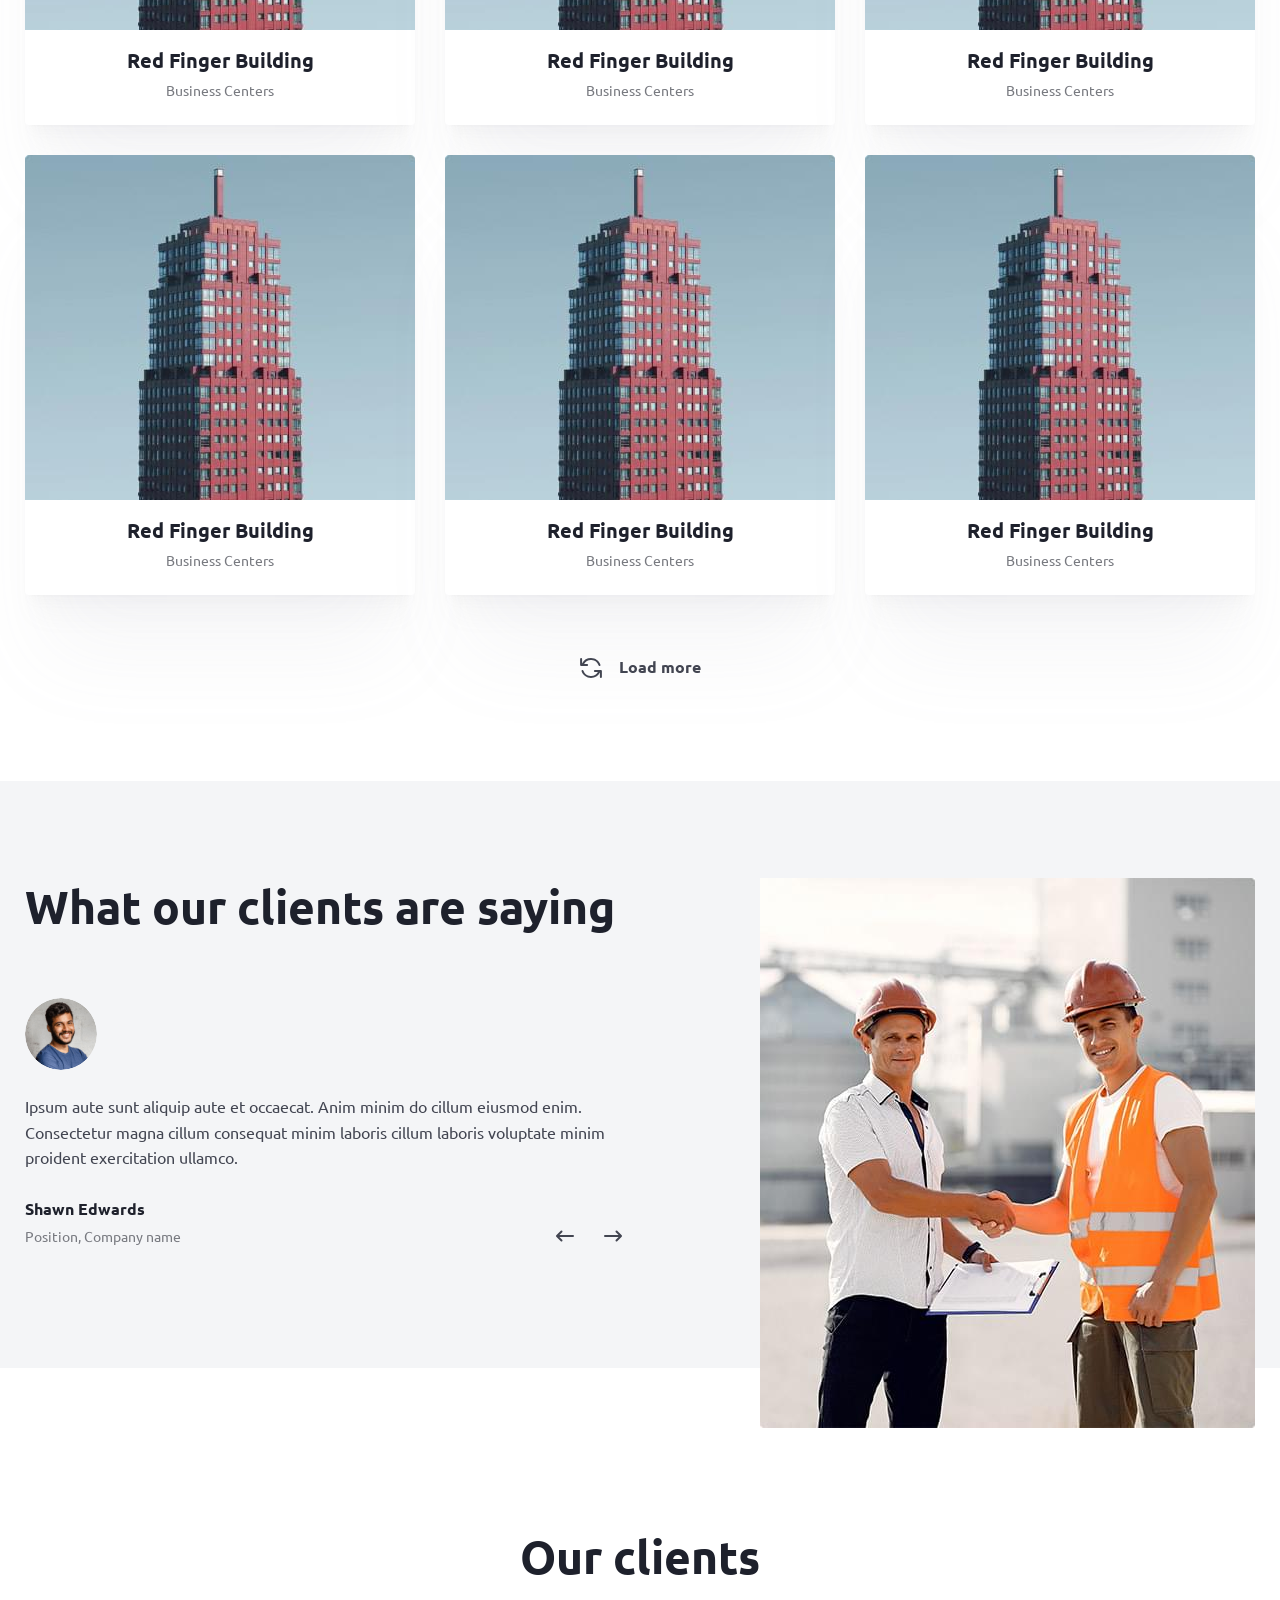
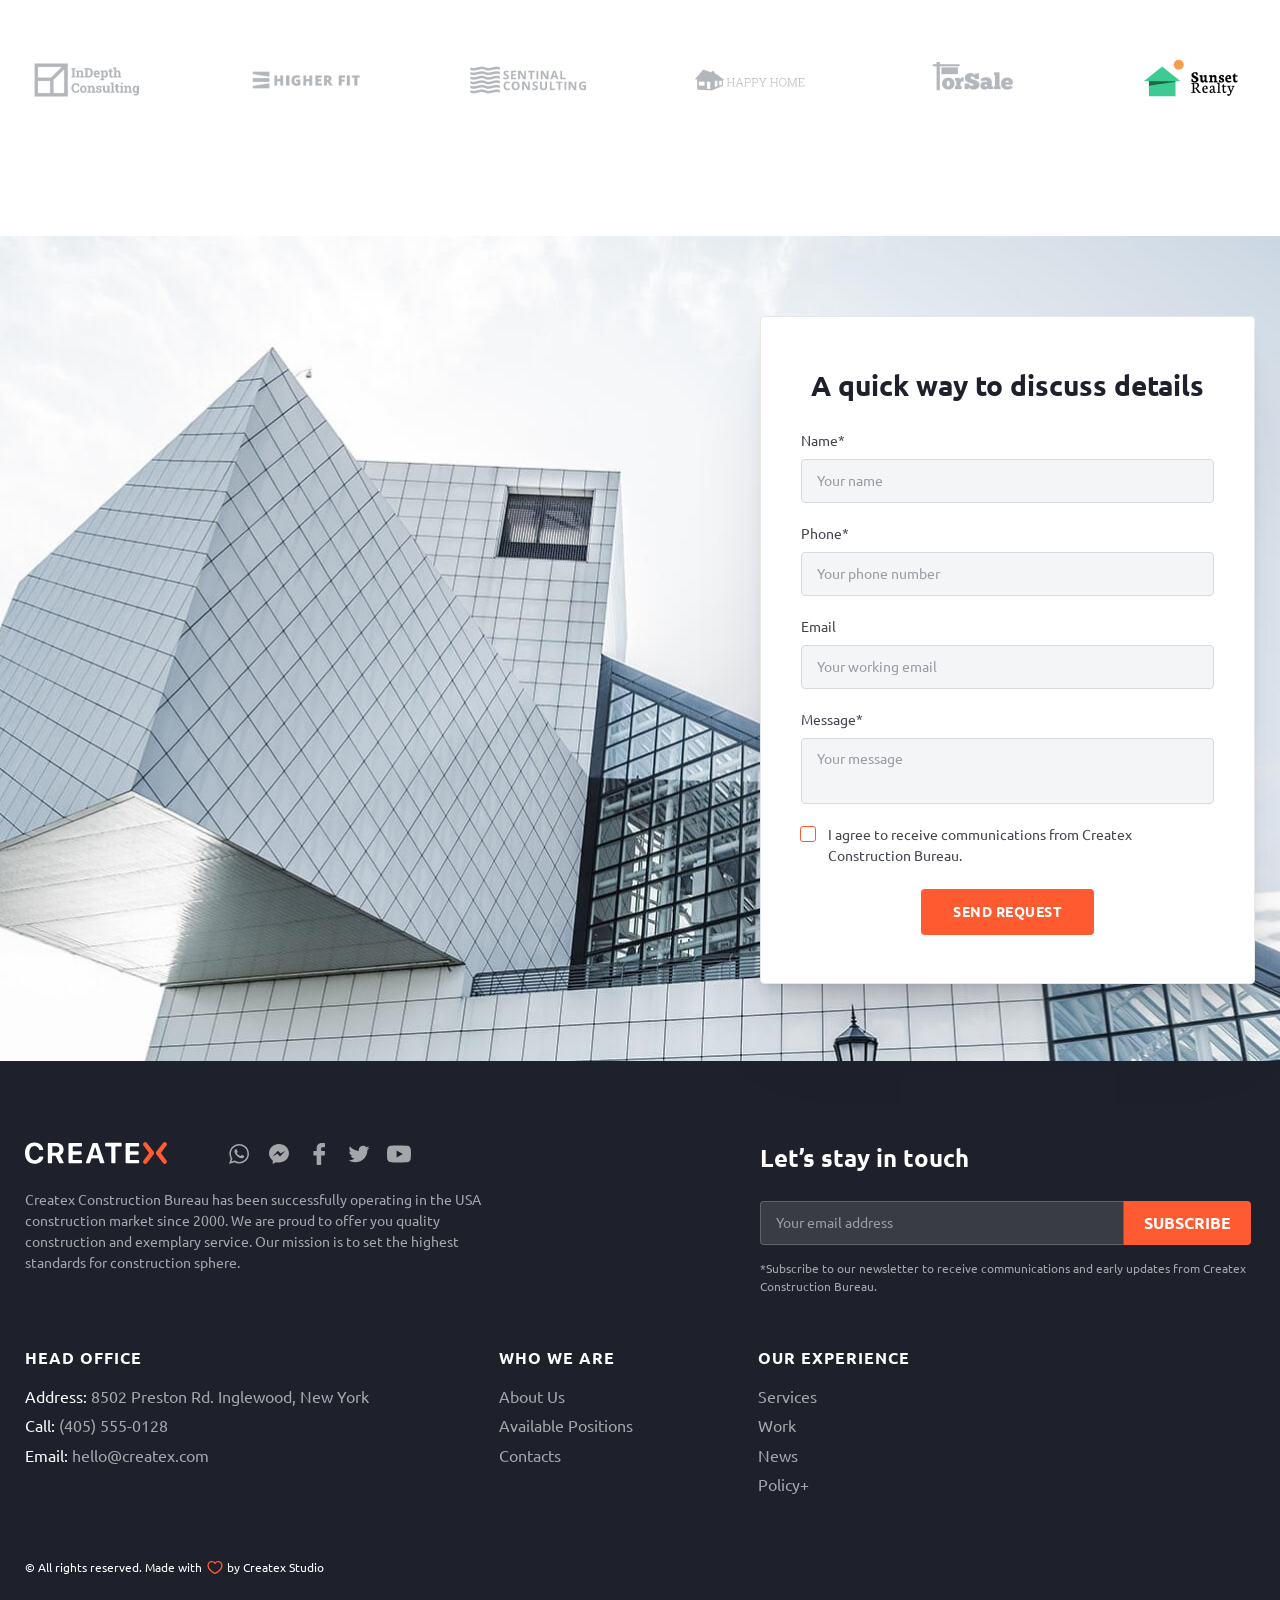
<file: work.html>
<!DOCTYPE html>
<html lang="en">

<head>
  <meta charset="UTF-8">
  <meta name="viewport" content="width=device-width,initial-scale=1">
  <link rel="shortcut icon" href="img/favicon.ico" type="image/x-icon">
  <meta http-equiv="X-UA-Compatible" content="ie=edge">
  <meta name="theme-color" content="#111111">
  <title>Createx Construction</title>
  <link rel="stylesheet" href="css/vendor.css">
  <link rel="stylesheet" href="css/main.css">
</head>

<body>
  <div class="site-container">
    <header class="header header--secondary">
      <div class="container header__container"><a href="index.html" class="logo"><img src="img/logo.svg"
            alt="Createx Logo"></a>
        <nav class="nav header__nav">
          <ul class="nav__list list-reset">
            <li class="nav__item"><a href="about.html" class="nav__link">About Us</a></li>
            <li class="nav__item"><a href="services.html" class="nav__link">Services</a></li>
            <li class="nav__item"><a href="work.html" class="nav__link">Work</a></li>
            <li class="nav__item"><a href="news.html" class="nav__link">News</a></li>
            <li class="nav__item"><a href="contacts.html" class="nav__link">Contacts</a></li>
          </ul>
          <div class="header-contacts header-contacts--nav"><a href="tel:4055550128"
              class="header-contacts__link contacts-link contacts-link--call"><span class="contacts-link__caption">Call
                us</span> <span class="contacts-link__value">(405) 555-0128</span> </a><a
              href="mailto:hello@createx.com" class="header-contacts__link contacts-link contacts-link--mail"><span
                class="contacts-link__caption">Talk to us</span> <span
                class="contacts-link__value">hello@createx.com</span></a></div>
        </nav>
        <div class="header-contacts"><a href="tel:4055550128"
            class="header-contacts__link contacts-link contacts-link--call"><span class="contacts-link__caption">Call
              us</span> <span class="contacts-link__value">(405) 555-0128</span> </a><a href="mailto:hello@createx.com"
            class="header-contacts__link contacts-link contacts-link--mail"><span class="contacts-link__caption">Talk to
              us</span> <span class="contacts-link__value">hello@createx.com</span></a></div><button
          class="btn-reset burger" aria-label="Открыть меню"><span class="burger__line"></span></button>
      </div>
    </header>
    <main>
      <section class="page-hero page-hero--work">
        <div class="container">
          <ul class="list-reset breadcrumbs page-hero__breadcrumbs">
            <li class="breadcrumbs__item"><a href="#" class="breadcrumbs__link">Homepage</a></li>
            <li class="breadcrumbs__item"><a class="breadcrumbs__link">Work</a></li>
          </ul>
          <h1 class="page-hero__title">Our Work</h1>
          <p class="page-hero__descr">Our portfolio represents 20&nbsp;years of&nbsp;construction experience backed
            by&nbsp;a&nbsp;passion for perfect client service, quality and innovations in&nbsp;consctuction industry.
          </p>
        </div>
      </section>
      <section class="portfolio">
        <div class="container">
          <h2 class="visually-hidden">Portfolio</h2>
          <ul class="list-reset portfolio-tabs-nav">
            <li class="portfolio-tabs-nav__item"><button
                class="btn-reset portfolio-tabs-nav__btn portfolio-tabs-nav__btn--active" data-path="all"><svg
                  class="portfolio-tabs-nav__icon">
                  <use xlink:href="img/sprite.svg#house"></use>
                </svg> <span class="portfolio-tabs-nav__text">All Projects</span></button></li>
            <li class="portfolio-tabs-nav__item"><button class="btn-reset portfolio-tabs-nav__btn"
                data-path="constr"><svg class="portfolio-tabs-nav__icon">
                  <use xlink:href="img/sprite.svg#services-1"></use>
                </svg> <span class="portfolio-tabs-nav__text">Construction</span></button></li>
            <li class="portfolio-tabs-nav__item"><button class="btn-reset portfolio-tabs-nav__btn" data-path="dev"><svg
                  class="portfolio-tabs-nav__icon">
                  <use xlink:href="img/sprite.svg#services-2"></use>
                </svg> <span class="portfolio-tabs-nav__text">Project Development</span></button></li>
            <li class="portfolio-tabs-nav__item"><button class="btn-reset portfolio-tabs-nav__btn"
                data-path="design"><svg class="portfolio-tabs-nav__icon">
                  <use xlink:href="img/sprite.svg#services-3"></use>
                </svg> <span class="portfolio-tabs-nav__text">Interior Design</span></button></li>
            <li class="portfolio-tabs-nav__item"><button class="btn-reset portfolio-tabs-nav__btn"
                data-path="repair"><svg class="portfolio-tabs-nav__icon">
                  <use xlink:href="img/sprite.svg#services-4"></use>
                </svg> <span class="portfolio-tabs-nav__text">Repairs</span></button></li>
          </ul>
          <ul class="list-reset portfolio-tabs grid">
            <li class="portfolio-tabs__item portfolio-tabs__item--visible"><a href="work-1.html" class="portfolio-item"
                data-target="repair"><img class="portfolio-item__image" src="img/portfolio-1.jpg" alt="Portfolio cover">
                <div class="portfolio-item__content">
                  <h3 class="portfolio-item__title">Red Finger Building</h3><span class="portfolio-item__descr">Business
                    Centers</span>
                  <div class="portfolio-item__btn">View Project</div>
                </div>
              </a></li>
            <li class="portfolio-tabs__item portfolio-tabs__item--visible"><a href="work-1.html" class="portfolio-item"
                data-target="repair"><img class="portfolio-item__image" src="img/portfolio-1.jpg" alt="Portfolio cover">
                <div class="portfolio-item__content">
                  <h3 class="portfolio-item__title">Red Finger Building</h3><span class="portfolio-item__descr">Business
                    Centers</span>
                  <div class="portfolio-item__btn">View Project</div>
                </div>
              </a></li>
            <li class="portfolio-tabs__item portfolio-tabs__item--visible"><a href="work-1.html" class="portfolio-item"
                data-target="dev"><img class="portfolio-item__image" src="img/portfolio-1.jpg" alt="Portfolio cover">
                <div class="portfolio-item__content">
                  <h3 class="portfolio-item__title">Red Finger Building</h3><span class="portfolio-item__descr">Business
                    Centers</span>
                  <div class="portfolio-item__btn">View Project</div>
                </div>
              </a></li>
            <li class="portfolio-tabs__item portfolio-tabs__item--visible"><a href="work-1.html" class="portfolio-item"
                data-target="constr"><img class="portfolio-item__image" src="img/portfolio-1.jpg" alt="Portfolio cover">
                <div class="portfolio-item__content">
                  <h3 class="portfolio-item__title">Red Finger Building</h3><span class="portfolio-item__descr">Business
                    Centers</span>
                  <div class="portfolio-item__btn">View Project</div>
                </div>
              </a></li>
            <li class="portfolio-tabs__item portfolio-tabs__item--visible"><a href="#" class="portfolio-item"
                data-target="design"><img class="portfolio-item__image" src="img/portfolio-1.jpg" alt="Portfolio cover">
                <div class="portfolio-item__content">
                  <h3 class="portfolio-item__title">Red Finger Building</h3><span class="portfolio-item__descr">Business
                    Centers</span>
                  <div class="portfolio-item__btn">View Project</div>
                </div>
              </a></li>
            <li class="portfolio-tabs__item portfolio-tabs__item--visible"><a href="#" class="portfolio-item"
                data-target="constr"><img class="portfolio-item__image" src="img/portfolio-1.jpg" alt="Portfolio cover">
                <div class="portfolio-item__content">
                  <h3 class="portfolio-item__title">Red Finger Building</h3><span class="portfolio-item__descr">Business
                    Centers</span>
                  <div class="portfolio-item__btn">View Project</div>
                </div>
              </a></li>
            <li class="portfolio-tabs__item portfolio-tabs__item--visible"><a href="#" class="portfolio-item"
                data-target="dev"><img class="portfolio-item__image" src="img/portfolio-1.jpg" alt="Portfolio cover">
                <div class="portfolio-item__content">
                  <h3 class="portfolio-item__title">Red Finger Building</h3><span class="portfolio-item__descr">Business
                    Centers</span>
                  <div class="portfolio-item__btn">View Project</div>
                </div>
              </a></li>
            <li class="portfolio-tabs__item portfolio-tabs__item--visible"><a href="#" class="portfolio-item"
                data-target="dev"><img class="portfolio-item__image" src="img/portfolio-1.jpg" alt="Portfolio cover">
                <div class="portfolio-item__content">
                  <h3 class="portfolio-item__title">Red Finger Building</h3><span class="portfolio-item__descr">Business
                    Centers</span>
                  <div class="portfolio-item__btn">View Project</div>
                </div>
              </a></li>
            <li class="portfolio-tabs__item portfolio-tabs__item--visible"><a href="#" class="portfolio-item"
                data-target="dev"><img class="portfolio-item__image" src="img/portfolio-1.jpg" alt="Portfolio cover">
                <div class="portfolio-item__content">
                  <h3 class="portfolio-item__title">Red Finger Building</h3><span class="portfolio-item__descr">Business
                    Centers</span>
                  <div class="portfolio-item__btn">View Project</div>
                </div>
              </a></li>
            <li class="portfolio-tabs__item portfolio-tabs__item--visible"><a href="#" class="portfolio-item"
                data-target="dev"><img class="portfolio-item__image" src="img/portfolio-1.jpg" alt="Portfolio cover">
                <div class="portfolio-item__content">
                  <h3 class="portfolio-item__title">Red Finger Building</h3><span class="portfolio-item__descr">Business
                    Centers</span>
                  <div class="portfolio-item__btn">View Project</div>
                </div>
              </a></li>
            <li class="portfolio-tabs__item portfolio-tabs__item--visible"><a href="#" class="portfolio-item"
                data-target="dev"><img class="portfolio-item__image" src="img/portfolio-1.jpg" alt="Portfolio cover">
                <div class="portfolio-item__content">
                  <h3 class="portfolio-item__title">Red Finger Building</h3><span class="portfolio-item__descr">Business
                    Centers</span>
                  <div class="portfolio-item__btn">View Project</div>
                </div>
              </a></li>
            <li class="portfolio-tabs__item portfolio-tabs__item--visible"><a href="#" class="portfolio-item"
                data-target="dev"><img class="portfolio-item__image" src="img/portfolio-1.jpg" alt="Portfolio cover">
                <div class="portfolio-item__content">
                  <h3 class="portfolio-item__title">Red Finger Building</h3><span class="portfolio-item__descr">Business
                    Centers</span>
                  <div class="portfolio-item__btn">View Project</div>
                </div>
              </a></li>
            <li class="portfolio-tabs__item portfolio-tabs__item--visible"><a href="#" class="portfolio-item"
                data-target="dev"><img class="portfolio-item__image" src="img/portfolio-1.jpg" alt="Portfolio cover">
                <div class="portfolio-item__content">
                  <h3 class="portfolio-item__title">Red Finger Building</h3><span class="portfolio-item__descr">Business
                    Centers</span>
                  <div class="portfolio-item__btn">View Project</div>
                </div>
              </a></li>
            <li class="portfolio-tabs__item portfolio-tabs__item--visible"><a href="#" class="portfolio-item"
                data-target="dev"><img class="portfolio-item__image" src="img/portfolio-1.jpg" alt="Portfolio cover">
                <div class="portfolio-item__content">
                  <h3 class="portfolio-item__title">Red Finger Building</h3><span class="portfolio-item__descr">Business
                    Centers</span>
                  <div class="portfolio-item__btn">View Project</div>
                </div>
              </a></li>
            <li class="portfolio-tabs__item portfolio-tabs__item--visible"><a href="#" class="portfolio-item"
                data-target="dev"><img class="portfolio-item__image" src="img/portfolio-1.jpg" alt="Portfolio cover">
                <div class="portfolio-item__content">
                  <h3 class="portfolio-item__title">Red Finger Building</h3><span class="portfolio-item__descr">Business
                    Centers</span>
                  <div class="portfolio-item__btn">View Project</div>
                </div>
              </a></li>
            <li class="portfolio-tabs__item portfolio-tabs__item--visible"><a href="#" class="portfolio-item"
                data-target="dev"><img class="portfolio-item__image" src="img/portfolio-1.jpg" alt="Portfolio cover">
                <div class="portfolio-item__content">
                  <h3 class="portfolio-item__title">Red Finger Building</h3><span class="portfolio-item__descr">Business
                    Centers</span>
                  <div class="portfolio-item__btn">View Project</div>
                </div>
              </a></li>
            <li class="portfolio-tabs__item portfolio-tabs__item--visible"><a href="#" class="portfolio-item"
                data-target="dev"><img class="portfolio-item__image" src="img/portfolio-1.jpg" alt="Portfolio cover">
                <div class="portfolio-item__content">
                  <h3 class="portfolio-item__title">Red Finger Building</h3><span class="portfolio-item__descr">Business
                    Centers</span>
                  <div class="portfolio-item__btn">View Project</div>
                </div>
              </a></li>
            <li class="portfolio-tabs__item portfolio-tabs__item--visible"><a href="#" class="portfolio-item"
                data-target="dev"><img class="portfolio-item__image" src="img/portfolio-1.jpg" alt="Portfolio cover">
                <div class="portfolio-item__content">
                  <h3 class="portfolio-item__title">Red Finger Building</h3><span class="portfolio-item__descr">Business
                    Centers</span>
                  <div class="portfolio-item__btn">View Project</div>
                </div>
              </a></li>
            <li class="portfolio-tabs__item portfolio-tabs__item--visible"><a href="#" class="portfolio-item"
                data-target="design"><img class="portfolio-item__image" src="img/portfolio-1.jpg" alt="Portfolio cover">
                <div class="portfolio-item__content">
                  <h3 class="portfolio-item__title">Red Finger Building</h3><span class="portfolio-item__descr">Business
                    Centers</span>
                  <div class="portfolio-item__btn">View Project</div>
                </div>
              </a></li>
            <li class="portfolio-tabs__item portfolio-tabs__item--visible"><a href="#" class="portfolio-item"
                data-target="design"><img class="portfolio-item__image" src="img/portfolio-1.jpg" alt="Portfolio cover">
                <div class="portfolio-item__content">
                  <h3 class="portfolio-item__title">Red Finger Building</h3><span class="portfolio-item__descr">Business
                    Centers</span>
                  <div class="portfolio-item__btn">View Project</div>
                </div>
              </a></li>
          </ul>
          <div class="centered"><button class="btn-reset portfolio-more"><svg>
                <use xlink:href="img/sprite.svg#load-more"></use>
              </svg> Load more</button></div>
        </div>
      </section>
      <section class="testimonials">
        <div class="container testimonials__container">
          <div class="testimonials__content">
            <h2 class="title testimonials__title">What our clients are saying</h2>
            <div class="swiper testimonials__items swiper-no-swiping">
              <div class="swiper-wrapper">
                <div class="swiper-slide">
                  <div class="testimonials-item">
                    <div class="testimonials-item__image"><img src="img/testimonials-author.png" alt="Human 1"
                        class="testimonials-item__image"></div>
                    <p class="testimonials-item__descr">Ipsum aute sunt aliquip aute et&nbsp;occaecat. Anim minim
                      do&nbsp;cillum eiusmod enim. Consectetur magna cillum consequat minim laboris cillum laboris
                      voluptate minim proident exercitation ullamco.</p><span class="testimonials-item__author">Shawn
                      Edwards</span> <span class="testimonials-item__author-position">Position, Company name</span>
                  </div>
                </div>
                <div class="swiper-slide">
                  <div class="testimonials-item">
                    <div class="testimonials-item__image"><img src="img/testimonials-author.png" alt="Human 1"
                        class="testimonials-item__image"></div>
                    <p class="testimonials-item__descr">Ipsum aute sunt aliquip aute et&nbsp;occaecat. Anim minim
                      do&nbsp;cillum eiusmod enim. Consectetur magna cillum consequat minim laboris cillum laboris
                      voluptate minim proident exercitation ullamco.</p><span class="testimonials-item__author">Shawn
                      Edwards</span> <span class="testimonials-item__author-position">Position, Company name</span>
                  </div>
                </div>
              </div>
              <div class="slider-nav testimonials__slider-nav"><button
                  class="btn-reset slider-nav__btn testimonials__prev slider-btn"><svg>
                    <use xlink:href="img/sprite.svg#left-arrow"></use>
                  </svg></button> <button class="btn-reset slider-nav__btn testimonials__next slider-btn"><svg>
                    <use xlink:href="img/sprite.svg#right-arrow"></use>
                  </svg></button></div>
            </div>
          </div><img src="img/testimonials-image.jpg" alt="" aria-hidden="true" class="testimonials__image">
        </div>
      </section>
      <section class="clients">
        <div class="container">
          <h2 class="title title--center clients__title">Our clients</h2>
          <ul class="list-reset clients__list">
            <li class="clients__item"><a href="#" class="clients__link"><img src="img/partners/partners-1.png"
                  alt="Logo 1" class="clients__logo"></a></li>
            <li class="clients__item"><a href="#" class="clients__link"><img src="img/partners/partners-2.png"
                  alt="Logo 2" class="clients__logo"></a></li>
            <li class="clients__item"><a href="#" class="clients__link"><img src="img/partners/partners-3.png"
                  alt="Logo 3" class="clients__logo"></a></li>
            <li class="clients__item"><a href="#" class="clients__link"><img src="img/partners/partners-4.png"
                  alt="Logo 4" class="clients__logo"></a></li>
            <li class="clients__item"><a href="#" class="clients__link"><img src="img/partners/partners-5.png"
                  alt="Logo 5" class="clients__logo"></a></li>
            <li class="clients__item"><a href="#" class="clients__link"><img src="img/partners/partners-6.png"
                  alt="Logo 6" class="clients__logo"></a></li>
          </ul>
        </div>
      </section>
      <section class="contacts-section">
        <h2 class="visually-hidden">Contacts</h2>
        <div class="container contacts-section__container">
          <form class="contacts-section__form contacts-form">
            <h3 class="contacts-form__title">A quick way to discuss details</h3><label
              class="form-field form-field--gray contacts-form__field"><span class="form-field__caption">Name*</span>
              <input type="text" name="name" placeholder="Your name" class="form-field__input"></label> <label
              class="form-field form-field--gray contacts-form__field"><span class="form-field__caption">Phone*</span>
              <input type="tel" name="phone" placeholder="Your phone number" class="form-field__input"></label> <label
              class="form-field form-field--gray contacts-form__field"><span class="form-field__caption">Email</span>
              <input type="email" name="email" placeholder="Your working email" class="form-field__input"></label>
            <label class="form-field form-field--gray contacts-form__field"><span
                class="form-field__caption">Message*</span> <textarea name="message" placeholder="Your message"
                class="form-field__input form-field__input--big"></textarea></label> <label
              class="custom-checkbox contacts-form__checkbox"><input type="checkbox" class="custom-checkbox__input">
              <span class="custom-checkbox__text">I agree to receive communications from Createx Construction
                Bureau.</span></label>
            <div class="centered"><button class="contacts-form__btn btn btn--fill" type="submit">Send Request</button>
            </div>
          </form>
        </div>
      </section>
    </main>
    <footer class="footer"><a href="#page" data-scroll class="to-top"><span class="to-top__text">Go to top</span> <span
          class="to-top__icon"><svg>
            <use xlink:href="img/sprite.svg#to-top"></use>
          </svg></span></a>
      <div class="container footer__container grid">
        <div class="footer__left">
          <div class="footer__top"><a href="index.html" class="logo footer__logo"><img src="img/logo-footer.svg"
                alt="Createx Logo"></a>
            <ul class="social footer__social list-reset">
              <li class="social__item"><a href="#" target="_blank" class="social__link" aria-label="WhatsApp"><svg>
                    <use xlink:href="img/sprite.svg#whats"></use>
                  </svg></a></li>
              <li class="social__item"><a href="#" target="_blank" class="social__link" aria-label="Messenger"><svg>
                    <use xlink:href="img/sprite.svg#mess"></use>
                  </svg></a></li>
              <li class="social__item"><a href="#" target="_blank" class="social__link" aria-label="Facebook"><svg>
                    <use xlink:href="img/sprite.svg#facebook"></use>
                  </svg></a></li>
              <li class="social__item"><a href="#" target="_blank" class="social__link" aria-label="Twitter"><svg>
                    <use xlink:href="img/sprite.svg#twitter"></use>
                  </svg></a></li>
              <li class="social__item"><a href="#" target="_blank" class="social__link" aria-label="Youtube"><svg>
                    <use xlink:href="img/sprite.svg#youtube"></use>
                  </svg></a></li>
            </ul>
          </div>
          <p class="footer__descr">Createx Construction Bureau has been successfully operating in&nbsp;the USA
            construction market since 2000. We&nbsp;are proud to&nbsp;offer you quality construction and exemplary
            service. Our mission is&nbsp;to&nbsp;set the highest standards for construction sphere.</p>
        </div>
        <form action="#" class="footer-form footer__form">
          <h3 class="footer-form__title">Let’s stay in touch</h3>
          <div class="footer-form__items"><label class="form-field form-field--gray contacts-form__field"><input
                type="email" name="email" placeholder="Your email address" class="form-field__input"></label> <button
              class="footer-form__btn btn btn--fill">Subscribe</button></div>
          <p class="footer-form__descr">*Subscribe to&nbsp;our newsletter to&nbsp;receive communications and early
            updates from Createx Construction Bureau.</p>
        </form>
        <address class="footer-address footer__address">
          <h3 class="footer-address__title footer-title">Head Office</h3><span class="footer-address__item"><span
              class="footer-address__name">Address:</span> 8502 Preston Rd. Inglewood, New York </span><span
            class="footer-address__item"><span class="footer-address__name">Call:</span> <a href="tel:4055550128">(405)
              555-0128</a> </span><span class="footer-address__item"><span class="footer-address__name">Email:</span> <a
              href="mailto:hello@createx.com">hello@createx.com</a></span>
        </address>
        <nav class="footer-nav footer__nav" title="secondary navigation">
          <div class="footer-nav__col">
            <h3 class="footer-nav__title footer-title">Who we are</h3>
            <ul class="list-reset footer-nav__list">
              <li class="footer-nav__item"><a href="about.html" class="footer-nav__link">About Us</a></li>
              <li class="footer-nav__item"><a href="#" class="footer-nav__link">Available Positions</a></li>
              <li class="footer-nav__item"><a href="contacts.html" class="footer-nav__link">Contacts</a></li>
            </ul>
          </div>
          <div class="footer-nav__col">
            <h3 class="footer-nav__title footer-title">Our Experience</h3>
            <ul class="list-reset footer-nav__list">
              <li class="footer-nav__item"><a href="services.html" class="footer-nav__link">Services</a></li>
              <li class="footer-nav__item"><a href="work.html" class="footer-nav__link">Work</a></li>
              <li class="footer-nav__item"><a href="news.html" class="footer-nav__link">News</a></li>
              <li class="footer-nav__item"><a href="policy.html" class="footer-nav__link">Policy+</a></li>
            </ul>
          </div>
        </nav><small class="footer__copyright">&copy;&nbsp;All rights reserved. Made with <span>by Createx
            Studio</span></small>
      </div>
    </footer>
    <div class="overlay"></div>
  </div>
  <script src="js/vendor.js"></script>
  <script src="js/main.js"></script>
</body>

</html>
</file>
<file: css/main.css>
:root {
  --color-black: #000;
  --color-light: #fff;
  --color-gray: #424551;
  --color-storm: #787a80;
  --color-ebony: #1e212c;
  --color-primary: #ff5a30;
  --color-athens: #f4f5f7;
  --color-active: #fc3300;
  --grid-gap: 30px;
  --hero-slider-speed: 500;
  --main-shadow: 0 80px 80px -20px rgba(154, 156, 165, 0.08), 0 30px 24px -10px rgba(154, 156, 165, 0.05), 0 12px 10px -6px rgba(154, 156, 165, 0.04), 0 4px 4px -4px rgba(30, 33, 44, 0.03)
}

.custom-checkbox__field:checked+.custom-checkbox__content::after {
  opacity: 1
}

.custom-checkbox__field:focus+.custom-checkbox__content::before {
  outline: red solid 2px;
  outline-offset: 2px
}

.custom-checkbox__field:disabled+.custom-checkbox__content {
  opacity: .4;
  pointer-events: none
}

@font-face {
  font-family: Ubuntu;
  src: url(../fonts/UbuntuRegular.woff2) format("woff2");
  font-weight: 400;
  font-display: swap;
  font-style: normal
}

@font-face {
  font-family: Ubuntu;
  src: url(../fonts/UbuntuBold.woff2) format("woff2");
  font-weight: 700;
  font-display: swap;
  font-style: normal
}

@font-face {
  font-family: Lato;
  src: url(../fonts/LatoBold.woff2) format("woff2");
  font-weight: 700;
  font-display: swap;
  font-style: normal
}

@font-face {
  font-family: Lato;
  src: url(../fonts/LatoBlack.woff2) format("woff2");
  font-weight: 900;
  font-display: swap;
  font-style: normal
}

html {
  box-sizing: border-box
}

*,
::after,
::before {
  box-sizing: inherit
}

body {
  margin: 0;
  font-family: Ubuntu, sans-serif;
  font-weight: 400
}

img {
  max-width: 100%
}

a {
  text-decoration: none
}

.site-container {
  overflow: hidden
}

.is-hidden {
  display: none !important
}

.btn-reset {
  border: none;
  padding: 0;
  background: 0 0;
  cursor: pointer
}

.list-reset {
  list-style: none;
  margin: 0;
  padding: 0
}

.centered {
  width: 100%;
  text-align: center
}

.container {
  margin: 0 auto;
  padding: 0 15px;
  max-width: 1260px
}

.js-focus-visible :focus:not(.focus-visible) {
  outline: 0
}

.visually-hidden {
  position: absolute;
  width: 1px;
  height: 1px;
  margin: -1px;
  padding: 0;
  overflow: hidden;
  border: 0;
  clip: rect(0 0 0 0)
}

.main-title {
  margin: 0 0 25px;
  font-weight: 700;
  font-size: 72px;
  line-height: 130%;
  letter-spacing: 1px;
  text-transform: uppercase;
  color: var(--color-ebony)
}

.main-title span {
  color: var(--color-primary)
}

.main-title--home {
  color: var(--color-light)
}

@media (max-width:768px) {
  .main-title {
    font-size: 60px;
    line-height: 75px
  }
}

@media (max-width:576px) {
  .main-title {
    font-size: 35px;
    line-height: 45px
  }
}

.dis-scroll {
  overflow: hidden;
  height: 100vh;
  position: fixed;
  left: 0;
  top: 0;
  width: 100%
}

.main-descr {
  margin: 0;
  font-size: 20px;
  line-height: 150%;
  color: var(--color-storm)
}

.main-descr--home {
  margin-bottom: 60px;
  color: var(--color-light)
}

@media (max-width:576px) {
  .main-descr {
    font-size: 16px;
    line-height: 24px
  }
}

.btn {
  display: inline-block;
  border-radius: 4px;
  padding: 15px 39px;
  font-weight: 700;
  font-size: 16px;
  line-height: 20px;
  letter-spacing: .5px;
  text-transform: uppercase;
  color: var(--color-light);
  transition: background-color .3s ease-in-out, border-color .3s ease-in-out;
  border: 1px solid transparent
}

.btn--fill {
  background-color: var(--color-primary)
}

.btn--fill:focus {
  outline: 2px solid var(--color-primary);
  outline-offset: 2px
}

.btn--fill:active,
.btn--fill:hover {
  background-color: var(--color-active)
}

.btn--stroke-light {
  border-color: var(--color-light);
  color: var(--color-light)
}

.btn--stroke-primary {
  border-color: var(--color-primary);
  color: var(--color-primary)
}

.btn--stroke:focus {
  outline: 2px solid var(--color-primary);
  outline-offset: 2px
}

.btn--stroke:hover {
  border-color: var(--color-primary);
  background-color: var(--color-primary)
}

.btn--stroke:active {
  border-color: var(--color-primary);
  background-color: var(--color-active)
}

.title {
  margin: 0 0 25px;
  font-weight: 700;
  font-size: 46px;
  line-height: 130%;
  color: var(--color-ebony)
}

.title--center {
  text-align: center
}

@media (max-width:576px) {
  .title {
    font-size: 28px;
    line-height: 40px
  }
}

.descr {
  margin: 0 0 60px;
  font-size: 18px;
  line-height: 150%;
  color: var(--color-storm)
}

.descr--center {
  text-align: center
}

.section-offset {
  padding-top: 120px
}

@media (max-width:768px) {
  .section-offset {
    padding-top: 60px
  }
}

@media (max-width:576px) {
  .descr {
    margin-bottom: 25px;
    font-size: 16px;
    line-height: 24px
  }

  .section-offset {
    padding-top: 40px
  }
}

.custom-checkbox__input {
  position: absolute;
  opacity: 0
}

.custom-checkbox__text {
  position: relative;
  display: inline-block;
  padding-left: 27px;
  font-size: 14px;
  line-height: 150%;
  color: var(--color-gray)
}

.custom-checkbox__text::before {
  content: "";
  position: absolute;
  left: -1px;
  top: 1px;
  display: inline-block;
  border: 1px solid var(--color-primary);
  border-radius: 3px;
  width: 16px;
  height: 16px;
  transition: background-color .3s ease-in-out
}

.custom-checkbox__text::after {
  content: "";
  position: absolute;
  left: -1px;
  top: 1px;
  width: 16px;
  height: 16px;
  background-image: url(../img/check.svg);
  background-position: center;
  background-size: 10px 8px;
  background-repeat: no-repeat;
  opacity: 0;
  transition: opacity .3s ease-in-out
}

.custom-checkbox__input:checked+.custom-checkbox__text::before {
  background-color: var(--color-primary)
}

.custom-checkbox__input:checked+.custom-checkbox__text::after {
  opacity: 1
}

.custom-checkbox__input:focus+.custom-checkbox__text {
  outline: 3px solid var(--color-primary)
}

.custom-file {
  cursor: pointer
}

.custom-file__input {
  position: absolute;
  opacity: 0
}

.custom-file__text {
  position: relative;
  display: inline-block;
  padding-left: 36px;
  font-size: 14px;
  line-height: 170%;
  color: var(--color-gray);
  background-image: url(../img/file-icon.svg);
  background-position: left center;
  background-size: 24px 24px;
  background-repeat: no-repeat
}

.custom-file__input:focus+.custom-file__text {
  outline: 3px solid var(--color-primary)
}

.custom-radio__input {
  position: absolute;
  opacity: 0
}

.custom-radio__text {
  position: relative;
  display: inline-block;
  padding-left: 27px;
  font-size: 16px;
  line-height: 160%;
  color: var(--color-gray)
}

.custom-radio__text::before {
  content: "";
  position: absolute;
  left: -1px;
  top: 4px;
  display: inline-block;
  border: 1px solid #b3b7bc;
  border-radius: 100%;
  width: 16px;
  height: 16px;
  transition: border-color .3s ease-in-out
}

.custom-radio__text::after {
  content: "";
  position: absolute;
  left: -1px;
  top: 4px;
  width: 16px;
  height: 16px;
  background-image: url(../img/check-circle.svg);
  background-position: center;
  background-size: 8px 8px;
  background-repeat: no-repeat;
  opacity: 0;
  transition: opacity .3s ease-in-out
}

.custom-radio__input:checked+.custom-radio__text::before {
  border-color: var(--color-primary)
}

.custom-radio__input:checked+.custom-radio__text::after {
  opacity: 1
}

.custom-radio__input:focus+.custom-radio__text {
  outline: 3px solid var(--color-primary)
}

.grid {
  display: grid;
  grid-template-columns: repeat(12, 1fr);
  gap: var(--grid-gap)
}

.to-top {
  position: fixed;
  right: calc((100% - 1230px)/ 2);
  bottom: 80px;
  z-index: 1000;
  display: flex;
  align-items: flex-end;
  opacity: 0;
  visibility: hidden;
  transition: opacity .3s ease-in-out, visibility .3s ease-in-out
}

.to-top__text {
  margin-right: 16px;
  font-size: 14px;
  line-height: 150%;
  text-shadow: 3px 3px 11px #969696;
  text-transform: uppercase;
  color: var(--color-light)
}

.to-top__icon {
  display: flex;
  align-items: center;
  justify-content: center;
  border-radius: 4px;
  width: 40px;
  height: 40px;
  background: var(--color-primary);
  transition: background-color .3s ease-in-out
}

.to-top__icon svg {
  width: 24px;
  height: 24px;
  -o-object-fit: cover;
  object-fit: cover
}

.to-top__icon:hover {
  background-color: var(--color-active)
}

.to-top--active {
  opacity: 1;
  visibility: visible
}

@media (max-width:1440px) {
  .to-top {
    right: 20px;
    bottom: 20px
  }
}

.site-modal {
  border-radius: 4px;
  padding: 48px;
  width: 486px
}

.site-modal .modal__close {
  right: 24px;
  top: 24px;
  width: 24px;
  height: 24px;
  background-image: url(../img/close-modal.svg)
}

.site-modal__title {
  margin: 0 0 24px;
  font-weight: 700;
  font-size: 28px;
  line-height: 150%;
  text-align: center;
  color: var(--color-ebony)
}

.site-modal__field {
  margin-bottom: 20px
}

.site-modal__btn {
  margin-top: 20px;
  width: 100%
}

.site-modal .choices {
  width: 100%
}

.site-modal .is-focused {
  outline: 2px solid var(--color-primary);
  outline-offset: 2px
}

.site-modal .choices__inner {
  margin: 0;
  border: 1px solid #d7dadd;
  border-radius: 4px;
  padding: 0;
  height: 52px;
  background-color: var(--color-athens)
}

.site-modal .choices__list--single .choices__placeholder {
  font-size: 16px;
  line-height: 160%;
  color: #9a9ca5;
  opacity: 1
}

.site-modal .choices[data-type*=select-one] .choices__inner {
  padding-bottom: 0
}

.site-modal .choices__list--single {
  display: flex;
  align-items: center;
  padding-left: 15px;
  height: 100%
}

.site-modal .choices[data-type*=select-one]:after {
  right: 19px;
  margin-top: 0;
  border: none;
  width: 14px;
  height: 7px;
  background-image: url(../img/angle-down.svg);
  background-position: center;
  background-size: cover;
  background-repeat: no-repeat;
  transform: translateY(-50%);
  transition: transform .3s ease-in-out
}

.site-modal .choices[data-type*=select-one].is-open:after {
  margin-top: -7px;
  transform: rotate(180deg) translateY(-50%)
}

.site-modal .choices__list--dropdown .choices__item--selectable:after {
  display: none
}

.site-modal .choices__list--dropdown {
  background-color: var(--color-athens)
}

.burger {
  --burger-width: 40px;
  --burger-height: 20px;
  --burger-line-height: 2px;
  position: absolute;
  right: 15px;
  top: 23px;
  z-index: 1000;
  display: none;
  border: none;
  padding: 0;
  width: var(--burger-width);
  height: var(--burger-height);
  color: #000;
  background-color: transparent;
  cursor: pointer
}

@media (max-width:1024px) {
  .burger {
    display: block
  }
}

.burger::after,
.burger::before {
  content: "";
  position: absolute;
  left: 0;
  width: 100%;
  height: var(--burger-line-height);
  background-color: currentColor;
  transition: transform .3s ease-in-out, top .3s ease-in-out
}

.burger::before {
  top: 0
}

.burger::after {
  top: calc(100% - var(--burger-line-height))
}

.burger__line {
  position: absolute;
  left: 0;
  top: 50%;
  width: 100%;
  height: var(--burger-line-height);
  background-color: currentColor;
  transform: translateY(-50%);
  transition: transform .3s ease-in-out
}

.burger--active::before {
  top: 50%;
  transform: rotate(45deg);
  transition: transform .3s ease-in-out, top .3s ease-in-out
}

.burger--active::after {
  top: 50%;
  transform: rotate(-45deg);
  transition: transform .3s ease-in-out, top .3s ease-in-out
}

.burger--active .burger__line {
  transform: scale(0);
  transition: transform .3s ease-in-out
}

.burger:focus::after {
  opacity: 1
}

.overlay {
  position: fixed;
  left: 0;
  right: 0;
  top: 0;
  bottom: 0;
  z-index: 500;
  background-color: rgba(0, 0, 0, .6);
  opacity: 0;
  visibility: hidden;
  transition: opacity .3s ease-in-out, visibility .3s ease-in-out
}

.overlay--active {
  opacity: 1;
  visibility: visible
}

@media (max-width:576px) {
  .grid {
    grid-template-columns: repeat(4, 1fr)
  }

  .modal::before {
    display: none
  }

  .site-modal {
    padding: 40px 20px 20px;
    width: 90%
  }
}

.slider-nav {
  display: flex;
  align-items: center;
  position: relative;
  z-index: 15;
  -webkit-user-select: none;
  -moz-user-select: none;
  -ms-user-select: none;
  user-select: none
}

.slider-nav__btn {
  display: flex;
  align-items: center;
  justify-content: center;
  border-radius: 100%;
  width: 48px;
  height: 48px;
  color: var(--color-gray);
  transition: background-color .3s ease-in-out, color .3s ease-in-out
}

.slider-nav__btn svg {
  display: block;
  width: 24px;
  height: 24px;
  color: inherit;
  fill: currentColor;
  -o-object-fit: cover;
  object-fit: cover
}

.slider-nav__btn:focus {
  outline: 2px solid var(--color-primary);
  outline-offset: 2px
}

.slider-nav__btn:hover {
  color: var(--color-light);
  background-color: var(--color-primary)
}

.slider-nav__btn:active {
  color: var(--color-light);
  background-color: var(--color-active)
}

.slider-nav__btn.swiper-button-disabled {
  opacity: .4;
  pointer-events: none
}

.form-field {
  display: flex;
  flex-direction: column;
  align-items: flex-start
}

.form-field__caption {
  margin-bottom: 7px;
  font-size: 14px;
  line-height: 150%;
  color: var(--color-gray)
}

.form-field__input {
  border: 1px solid #d7dadd;
  border-radius: 4px;
  padding-left: 15px;
  width: 260px;
  height: 44px;
  font-size: 14px;
  line-height: 150%
}

.form-field__input::-moz-placeholder {
  color: #9a9ca5
}

.form-field__input:-ms-input-placeholder {
  color: #9a9ca5
}

.form-field__input::placeholder {
  color: #9a9ca5
}

.form-field__input:focus {
  outline: 2px solid var(--color-primary);
  outline-offset: 2px
}

.form-field__input--big {
  padding-top: 10px;
  height: 66px;
  resize: none
}

.form-field--big {
  flex-grow: 1
}

.form-field--big .form-field__input,
.form-field--gray {
  width: 100%
}

.form-field--gray .form-field__input {
  width: 100%;
  background-color: var(--color-athens)
}

.social {
  display: flex;
  align-items: center
}

.social__item:not(:last-child) {
  margin-right: 16px
}

.social__link {
  display: block;
  width: 24px;
  height: 24px
}

.social__link svg {
  display: block;
  width: 100%;
  height: 100%;
  fill: var(--color-light);
  -o-object-fit: cover;
  object-fit: cover;
  opacity: .6;
  transition: opacity .3s ease-in-out
}

.social__link:focus {
  outline: 2px solid var(--color-primary);
  outline-offset: 2px
}

.social__link:active svg,
.social__link:hover svg {
  opacity: 1
}

.header {
  padding-top: 23px;
  padding-bottom: 21px
}

.header__container {
  display: flex;
  align-items: center;
  justify-content: space-between
}

.header__nav {
  margin-left: -112px
}

@media (max-width:1024px) {
  .header__nav {
    position: fixed;
    left: 0;
    top: 0;
    z-index: 1000;
    display: block;
    overflow-y: auto;
    padding: 50px;
    width: 80%;
    height: 100vh;
    background-color: var(--color-light);
    transform: translateX(-150%);
    transition: transform .3s ease-in-out
  }

  .header__nav--active {
    transform: none
  }
}

.header--main {
  background-color: var(--color-light)
}

.header--secondary {
  position: absolute;
  left: 0;
  top: 0;
  width: 100%
}

@media (max-width:1200px) {
  .header__nav {
    margin-left: 0
  }

  .logo {
    max-width: 100px
  }
}

@media (max-width:1024px) {
  .logo {
    max-width: none
  }

  .mission__list {
    --mission-gap: 30px
  }
}

.logo:focus {
  outline: 2px solid var(--color-primary);
  outline-offset: 2px
}

.hero__content {
  max-width: 590px
}

.hero__next {
  position: absolute;
  right: 32px;
  top: 50%;
  z-index: 30;
  background-color: var(--color-light);
  transform: translateY(-50%)
}

.hero__prev {
  position: absolute;
  left: 32px;
  top: 50%;
  z-index: 30;
  background-color: var(--color-light);
  transform: translateY(-50%)
}

@media (max-width:1440px) {

  .hero__next,
  .hero__prev {
    display: none
  }
}

.hero__pag {
  counter-reset: pag;
  left: calc((100% - 1260px)/ 2) !important;
  bottom: 120px !important;
  display: flex
}

.hero__pag .swiper-pagination-bullet {
  display: flex;
  flex-direction: column;
  border-radius: 0;
  width: 178px;
  height: auto;
  text-align: left;
  background-color: transparent;
  opacity: 1
}

.hero__pag .swiper-pagination-bullet::before {
  counter-increment: pag;
  content: "0" counter(pag);
  font-weight: 700;
  font-size: 28px;
  line-height: 150%;
  color: rgba(255, 255, 255, .3);
  transition: color .3s ease-in-out
}

.hero__pag .swiper-pagination-bullet::after {
  display: none
}

@media (max-width:1440px) {
  .hero__pag {
    left: 3% !important
  }
}

@media (max-width:768px) {
  .hero__pag .swiper-pagination-bullet {
    width: 25%
  }

  .hero__pag {
    bottom: 50px !important;
    width: calc(100% - 30px) !important
  }
}

.hero__bar {
  position: relative;
  overflow: hidden;
  border-radius: 100px;
  width: 100%;
  height: 2px;
  background-color: rgba(255, 255, 255, .3)
}

.hero__bar::after {
  content: "";
  position: absolute;
  left: 0;
  top: 0;
  width: 100%;
  height: 100%;
  background-color: var(--color-light);
  transform: scaleX(0);
  transform-origin: left
}

.hero__btns .btn:not(:last-child) {
  margin-right: 20px
}

@media (max-width:576px) {
  .header__nav {
    padding: 20px
  }

  .hero__pag {
    display: none
  }

  .hero__btns .btn:not(:last-child) {
    margin-right: 0;
    margin-bottom: 20px
  }
}

.swiper-pagination-bullet-active::before {
  color: var(--color-light) !important
}

.swiper-pagination-bullet-active .hero__bar::after {
  transform: scaleX(1);
  transition: transform var(--hero-slider-speed) ease-in-out
}

.hero-slider {
  position: relative;
  overflow: hidden;
  width: 100%
}

.hero-slide {
  padding-top: 220px;
  padding-bottom: 354px;
  background-image: url(../img/hero-bg.jpg);
  background-position: center;
  background-size: cover;
  background-repeat: no-repeat;
  background-color: var(--color-gray)
}

@media (max-width:768px) {
  .hero-slide {
    padding-top: 200px;
    padding-bottom: 200px
  }

  .mission__list {
    --mission-gap: 10px
  }
}

@media (max-width:576px) {
  .hero-slide {
    padding: 100px 0
  }
}

.about-section {
  padding-bottom: 60px;
  background-color: var(--color-light)
}

.mission {
  background-color: var(--color-light)
}

.mission__list {
  --mission-gap: 94px;
  display: grid;
  grid-template-columns: repeat(3, 1fr);
  margin-bottom: 27px;
  gap: calc(var(--mission-gap) * 2)
}

.mission__item {
  position: relative;
  padding-top: 71px;
  text-align: center;
  background-position: top center;
  background-size: 48px 48px;
  background-repeat: no-repeat
}

.mission__item:not(:last-child)::after {
  content: "";
  position: absolute;
  right: calc(-1 * var(--mission-gap));
  top: 0;
  width: 1px;
  height: 100%;
  background-image: url(../img/divider.svg);
  background-position: center;
  background-size: cover;
  background-repeat: no-repeat
}

.mission__item--quality {
  background-image: url(../img/quality.svg)
}

.mission__item--safety {
  background-image: url(../img/safety.svg)
}

.mission__item--comfort {
  background-image: url(../img/comfort.svg)
}

.mission__subtitle {
  margin: 0 0 10px;
  font-weight: 700;
  font-size: 20px;
  line-height: 150%;
  color: var(--color-ebony)
}

.mission__descr {
  margin: 0;
  font-size: 16px;
  line-height: 160%;
  color: var(--color-storm)
}

.services-section {
  padding-top: 212px;
  padding-bottom: 80px;
  background-image: url(../img/services-bg.jpg);
  background-position: center;
  background-size: cover;
  background-repeat: no-repeat
}

.services-section__list {
  margin-bottom: 80px
}

.services-list__item {
  grid-column: 3 span
}

@media (max-width:1024px) {
  .services-list__item {
    grid-column: 6 span
  }
}

@media (max-width:576px) {
  .mission__list {
    display: block
  }

  .mission__item:not(:last-child) {
    margin-bottom: 30px
  }

  .services-section {
    padding-top: 40px;
    padding-bottom: 40px
  }

  .services-list__item {
    grid-column: 4 span
  }

  .services-list {
    grid-template-columns: repeat(4, 1fr)
  }
}

.services-item {
  position: relative;
  display: block;
  border: 1px solid #e5e8ed;
  border-radius: 4px;
  padding: 87px 10px 90px;
  box-shadow: var(--main-shadow);
  background: var(--color-light)
}

.services-item::before {
  content: "";
  position: absolute;
  left: 0;
  right: 0;
  top: 0;
  bottom: 0;
  z-index: 3;
  border-radius: inherit;
  background-position: center;
  background-size: cover;
  background-repeat: no-repeat;
  background-color: var(--color-ebony);
  opacity: 0;
  transition: opacity .3s ease-in-out
}

.services-item::after {
  content: "";
  position: absolute;
  left: 0;
  right: 0;
  top: 0;
  bottom: 0;
  z-index: 5;
  border-radius: inherit;
  background-color: rgba(30, 33, 44, .6);
  opacity: 0;
  transition: opacity .3s ease-in-out
}

.services-item:focus {
  outline: 2px solid var(--color-primary);
  outline-offset: 2px
}

.services-item__content {
  display: flex;
  flex-direction: column;
  align-items: center;
  position: relative;
  z-index: 10
}

.services-item__icon {
  margin-bottom: 23px;
  width: 52px;
  height: 52px;
  fill: var(--color-primary);
  -o-object-fit: cover;
  object-fit: cover;
  transition: fill .3s ease-in-out
}

.services-item__title {
  margin: 0;
  font-weight: 700;
  font-size: 20px;
  line-height: 150%;
  text-align: center;
  color: var(--color-ebony);
  transition: color .3s ease-in-out
}

@media (max-width:1200px) {
  .hero__pag {
    left: 15px !important
  }

  .services-item__title {
    font-size: 18px
  }
}

.services-item--construct::before {
  background-image: url(../img/services-1.jpg)
}

.services-item:hover::after,
.services-item:hover::before {
  opacity: 1
}

.services-item:hover .services-item__icon {
  fill: var(--color-light)
}

.services-item:hover .services-item__title {
  color: var(--color-light)
}

.portfolio-section {
  padding: 120px 0;
  background-color: var(--color-light)
}

.portfolio-section__top {
  display: flex;
  align-items: flex-end;
  justify-content: space-between;
  margin-bottom: 48px
}

.portfolio-section__slider-nav {
  transform: translateX(12px)
}

.portfolio-section__title {
  margin: 0;
  padding-bottom: 12px;
  max-width: 710px
}

@media (max-width:1024px) {
  .portfolio-section__title {
    margin-bottom: 15px;
    padding-bottom: 0;
    font-size: 40px;
    line-height: 55px
  }
}

.portfolio-section__learn {
  margin-top: 80px
}

.portfolio-section__items {
  margin: -100px;
  padding: 100px
}

.portfolio-section__items .swiper-slide {
  opacity: 0;
  visibility: hidden;
  transition: opacity .3s ease-in-out, visibility .3s ease-in-out
}

.portfolio-section__items .slider-visible {
  opacity: 1;
  visibility: visible
}

@media (max-width:576px) {
  .portfolio-section__top {
    display: block
  }

  .portfolio-section__slider-nav {
    transform: none
  }

  .portfolio-section__title {
    max-width: none;
    font-size: 28px;
    line-height: 40px
  }

  .portfolio-section {
    padding: 40px 0
  }
}

.partners {
  padding: 80px 0;
  background-color: var(--color-athens)
}

.partners__title {
  margin-bottom: 60px
}

.partners__list {
  display: grid;
  -moz-column-gap: 102px;
  column-gap: 102px;
  grid-template-columns: repeat(6, 1fr);
  row-gap: 40px
}

.partners__link:focus {
  outline: 2px solid var(--color-primary);
  outline-offset: 2px
}

.partners--about {
  padding: 120px 0;
  background-color: var(--color-light)
}

.partners--about .partners__title {
  margin-bottom: 25px
}

.testimonials {
  padding-top: 97px;
  background-color: var(--color-athens)
}

.testimonials__content {
  max-width: 612px
}

@media (max-width:1024px) {
  .testimonials__content {
    max-width: 450px
  }
}

@media (max-width:576px) {
  .testimonials__content {
    width: 100%;
    max-width: none
  }
}

.testimonials__image {
  position: relative;
  z-index: 5;
  margin-bottom: -60px
}

@media (max-width:1200px) {
  .partners__list {
    -moz-column-gap: 30px;
    column-gap: 30px
  }

  .partners__item {
    display: flex;
    justify-content: center;
    grid-column: 3 span
  }

  .testimonials__image {
    width: 380px;
    -o-object-fit: cover;
    object-fit: cover
  }
}

@media (max-width:1024px) {
  .testimonials__image {
    width: 300px
  }
}

@media (max-width:768px) {
  .testimonials__image {
    display: none
  }
}

.testimonials__title {
  margin-bottom: 60px
}

.testimonials__items {
  position: relative;
  padding-bottom: 12px
}

.testimonials__slider-nav {
  position: absolute;
  right: 0;
  bottom: 0
}

.testimonials__container {
  display: flex;
  justify-content: space-between
}

@media (max-width:768px) {
  .testimonials {
    padding-top: 40px;
    padding-bottom: 40px
  }
}

.testimonials-item__image {
  overflow: hidden;
  margin-bottom: 25px;
  border-radius: 100%;
  width: 72px;
  height: 72px
}

.testimonials-item__image img {
  display: block;
  width: 100%;
  height: 100%;
  -o-object-fit: cover;
  object-fit: cover
}

.testimonials-item__descr {
  margin: 0 0 25px;
  font-size: 16px;
  line-height: 160%;
  color: var(--color-gray)
}

.testimonials-item__author {
  display: block;
  margin-bottom: 4px;
  padding-right: 110px;
  font-weight: 700;
  font-size: 16px;
  line-height: 160%;
  color: var(--color-ebony)
}

.testimonials-item__author-position {
  display: block;
  padding-right: 110px;
  font-size: 14px;
  line-height: 150%;
  color: var(--color-storm)
}

.facts {
  position: relative;
  overflow: hidden;
  padding: 180px 0 100px;
  background-color: var(--color-light)
}

.facts::before {
  content: "";
  position: absolute;
  left: -9px;
  top: -195px;
  width: 570px;
  height: 1065px;
  background-image: url(../img/facts-bg.png);
  background-position: center;
  background-size: cover;
  background-repeat: no-repeat
}

.facts__list {
  display: grid;
  grid-template-columns: repeat(4, 1fr);
  margin: 0 auto;
  max-width: 736px;
  gap: 48px
}

.facts__title {
  margin-bottom: 62px
}

@media (max-width:576px) {
  .facts__list {
    display: block
  }

  .facts__item:not(:last-child) {
    margin-bottom: 30px
  }

  .facts__title {
    margin-bottom: 25px
  }

  .facts {
    padding: 40px 0
  }
}

.facts-element__circle {
  --progress-stroke: #000;
  --progress-bg-opacity: 0.3;
  position: relative;
  margin-bottom: 20px;
  width: 148px;
  height: 148px
}

.facts-element__circle svg {
  position: absolute;
  left: 0;
  right: 0;
  top: 0;
  bottom: 0
}

.facts-element__circle .progress {
  stroke: var(--progress-stroke);
  transform: rotate(-90deg) translateX(20px);
  transform-origin: center
}

.facts-element__circle .progress-bg {
  stroke: var(--progress-stroke);
  opacity: var(--progress-bg-opacity)
}

.facts-element__circle--one-color {
  --progress-stroke: #f89828
}

.facts-element__circle--two-color {
  --progress-stroke: #f52f6e
}

.facts-element__circle--three-color {
  --progress-stroke: #5a87fc
}

.facts-element__circle--four-color {
  --progress-stroke: #03cea4
}

.facts-element__value {
  position: absolute;
  left: 50%;
  top: 50%;
  font-weight: 700;
  font-size: 32px;
  line-height: 150%;
  color: var(--color-ebony);
  transform: translate(-50%, -50%)
}

.facts-element__text {
  display: block;
  font-size: 14px;
  line-height: 150%;
  text-align: center;
  color: var(--color-ebony)
}

@media (max-width:768px) {
  .facts__list {
    grid-template-columns: repeat(2, 1fr)
  }

  .facts-element {
    display: flex;
    flex-direction: column;
    align-items: center
  }
}

.recent-news {
  padding-top: 80px;
  padding-bottom: 120px;
  background-color: var(--color-light)
}

.recent-news__title {
  margin-bottom: 60px
}

.recent-news__list {
  grid-template-rows: repeat(2, 255px);
  margin-bottom: 80px
}

.recent-news__item {
  grid-column: 5 span
}

.recent-news__item:first-child {
  grid-column: 7 span;
  grid-row: 2 span
}

@media (max-width:1024px) {
  .recent-news__list {
    grid-template-rows: initial
  }

  .recent-news__item:first-child {
    grid-column: 12 span;
    grid-row: auto
  }

  .recent-news__item {
    grid-column: 12 span
  }
}

.contacts-section {
  padding-top: 80px;
  padding-bottom: 77px;
  background-image: url(../img/contacts-bg.jpg);
  background-position: center;
  background-size: cover;
  background-repeat: no-repeat;
  background-color: var(--color-ebony)
}

.contacts-section__form {
  background-color: var(--color-light)
}

.contacts-section__container {
  display: flex;
  justify-content: flex-end
}

.contacts-form {
  display: flex;
  flex-direction: column;
  align-items: flex-start;
  border: 1px solid #e5e8ed;
  border-radius: 4px;
  padding: 48px 40px;
  max-width: 495px;
  box-shadow: 0 60px 80px -20px rgba(30, 33, 44, .16), 0 26px 24px -10px rgba(30, 33, 44, .1), 0 12px 10px -6px rgba(30, 33, 44, .08), 0 4px 4px -4px rgba(30, 33, 44, .05)
}

.contacts-form__title {
  margin: 0 0 24px;
  width: 100%;
  font-weight: 700;
  font-size: 28px;
  line-height: 150%;
  text-align: center;
  color: var(--color-ebony)
}

.contacts-form__field {
  margin-bottom: 21px
}

.contacts-form__checkbox {
  margin-bottom: 22px
}

.contacts-form__btn {
  padding: 12px 31px;
  font-size: 14px;
  letter-spacing: .5px
}

@media (max-width:576px) {

  .recent-news__item,
  .recent-news__item:first-child {
    grid-column: 4 span
  }

  .contacts-form {
    padding: 15px
  }
}

.footer {
  padding: 80px 0;
  color: rgba(255, 255, 255, .6);
  background-color: var(--color-ebony)
}

.footer__left {
  grid-column: 7 span
}

.footer__logo {
  margin-right: 60px
}

@media (max-width:576px) {
  .footer__left {
    grid-column: 4 span
  }

  .footer__logo {
    display: inline-block;
    margin-right: 0;
    margin-bottom: 30px
  }
}

.footer__top {
  display: flex;
  align-items: center;
  margin-bottom: 22px
}

.footer__descr {
  margin: 0;
  width: 100%;
  max-width: 495px;
  font-size: 14px;
  line-height: 150%
}

.footer__form {
  grid-column: 5 span
}

@media (max-width:768px) {
  .footer__form {
    grid-column: 12 span
  }
}

@media (max-width:576px) {
  .footer__top {
    display: block
  }

  .footer__form {
    grid-column: 4 span
  }
}

.footer__address {
  grid-column: 4 span
}

.footer__nav {
  grid-column: 8 span
}

@media (max-width:576px) {
  .footer__nav {
    grid-column: 4 span
  }
}

.footer__copyright {
  grid-column: 12 span;
  padding-top: 30px;
  font-size: 12px;
  line-height: 150%;
  color: var(--color-light)
}

.footer__copyright span {
  padding-left: 22px;
  background-image: url(../img/heart.svg);
  background-position: 2px center;
  background-size: 16px 16px;
  background-repeat: no-repeat
}

.footer-form__title {
  margin: 0 0 24px;
  font-weight: 700;
  font-size: 24px;
  line-height: 150%;
  color: var(--color-light)
}

.footer-form__items {
  display: flex;
  align-items: center;
  margin-bottom: 15px
}

.footer-form .form-field {
  margin: 0;
  width: 364px
}

.footer-form .form-field__input {
  border: 1px solid rgba(255, 255, 255, .2);
  border-top-right-radius: 0;
  border-bottom-right-radius: 0;
  background-color: rgba(255, 255, 255, .12)
}

.footer-form__btn {
  border-top-left-radius: 0;
  border-bottom-left-radius: 0;
  padding: 11px 19px;
  letter-spacing: normal
}

.footer-form__descr {
  margin: 0;
  font-size: 12px;
  line-height: 150%
}

.footer-title {
  margin: 0 0 15px;
  font-weight: 700;
  font-size: 16px;
  line-height: 150%;
  letter-spacing: 1px;
  text-transform: uppercase;
  color: var(--color-light)
}

.footer-address {
  padding-top: 20px;
  font-style: normal
}

.footer-address__item {
  display: block;
  font-size: 16px;
  line-height: 160%
}

.footer-address__item:not(:last-child) {
  margin-bottom: 4px
}

.footer-address__item a {
  color: inherit;
  transition: color .3s ease-in-out
}

.footer-address__item a:focus {
  outline: 2px solid var(--color-primary);
  outline-offset: 2px
}

.footer-address__item a:active,
.footer-address__item a:hover,
.footer-address__name {
  color: var(--color-light)
}

.footer-nav {
  display: flex;
  padding-top: 20px;
  padding-left: 54px
}

.footer-nav__col:not(:last-child) {
  margin-right: 125px
}

@media (max-width:768px) {
  .footer-nav__col:not(:last-child) {
    margin-right: 65px
  }

  .footer-nav {
    padding-left: 24px
  }
}

.footer-nav__item:not(:last-child) {
  margin-bottom: 4px
}

.footer-nav__link {
  font-size: 16px;
  line-height: 160%;
  color: inherit;
  transition: color .3s ease-in-out
}

.footer-nav__link:focus {
  outline: 2px solid var(--color-primary);
  outline-offset: 2px
}

.footer-nav__link:active,
.footer-nav__link:hover {
  color: var(--color-light)
}

.page-hero {
  padding-top: 153px;
  padding-bottom: 80px;
  min-height: 600px;
  background-position: right -8px top;
  background-repeat: no-repeat;
  background-color: var(--color-athens)
}

.page-hero__breadcrumbs {
  margin-bottom: 40px
}

.page-hero__title {
  margin: 0 0 24px;
  max-width: 600px;
  font-weight: 700;
  font-size: 72px;
  line-height: 130%;
  letter-spacing: 1px;
  text-transform: uppercase;
  color: var(--color-ebony)
}

.page-hero__title--small {
  font-size: 64px;
  line-height: 120%;
  letter-spacing: 1px;
  text-transform: initial
}

.page-hero__title--mb {
  margin-bottom: 60px
}

@media (max-width:576px) {
  .footer__copyright {
    grid-column: 4 span
  }

  .footer-nav__col:not(:last-child) {
    margin-right: 35px
  }

  .footer-nav {
    padding-left: 0
  }

  .page-hero__title {
    font-size: 40px;
    line-height: 54px
  }
}

.page-hero__descr {
  margin: 0;
  max-width: 600px;
  font-size: 20px;
  line-height: 150%;
  color: var(--color-storm)
}

.page-hero__bottom {
  display: flex;
  justify-content: space-between
}

.page-hero__meta .article-meta__item {
  font-size: 16px;
  line-height: 160%
}

.page-hero__meta a.article-meta__item {
  font-weight: 700;
  color: var(--color-primary)
}

.page-hero__meta time.article-meta__item {
  padding-left: 28px;
  background-image: url(../img/time.svg);
  background-position: left center;
  background-size: 20px 20px;
  background-repeat: no-repeat
}

.page-hero__meta .article-meta__item--comments {
  background-size: 20px 20px
}

.page-hero__meta .article-meta__item:not(:last-child)::after {
  right: -17px;
  height: 16px
}

.page-hero__meta .article-meta__item:not(:last-child) {
  margin-right: 25px
}

.page-hero__social svg {
  fill: var(--color-storm);
  opacity: 1
}

.page-hero--services {
  background-image: url(../img/services-hero-bg.png)
}

.page-hero--services-inner {
  background-image: url(../img/services-inner-hero-bg.png)
}

.page-hero--work {
  background-image: url(../img/work-hero-bg.png)
}

.page-hero--work-inner {
  background-image: url(../img/work-inner-hero-bg.png);
  background-position: right -8px top 48px;
  background-color: var(--color-light)
}

.page-hero--about {
  background-image: url(../img/about-hero-bg.png)
}

.page-hero--positions {
  background-image: url(../img/positions-hero-bg.png);
  background-position: right -9px bottom
}

.page-hero--news {
  background-image: url(../img/news-hero-bg.png);
  background-position: right -9px bottom
}

.page-hero--post .page-hero__title {
  margin-bottom: 48px;
  max-width: none;
  font-size: 64px;
  line-height: 120%;
  letter-spacing: 1px;
  text-transform: initial
}

@media (max-width:768px) {
  .page-hero--post .page-hero__title {
    font-size: 45px;
    line-height: 58px
  }

  .services-benefits__list {
    --mission-gap: 10px
  }
}

@media (max-width:576px) {
  .page-hero__descr {
    font-size: 16px;
    line-height: 24px
  }

  .page-hero__bottom {
    flex-direction: column;
    align-items: flex-start
  }

  .page-hero__meta {
    margin-bottom: 20px
  }

  .page-hero--post .page-hero__title {
    font-size: 35px;
    line-height: 48px
  }
}

@media (max-width:1200px) {
  .page-hero--post {
    margin-bottom: 30px
  }
}

.page-hero--contacts {
  background-image: url(../img/contacts-hero-bg.png);
  background-position: right -9px bottom
}

.services {
  position: relative;
  overflow: hidden;
  padding-top: 120px;
  padding-bottom: 180px;
  background-color: var(--color-light)
}

.services-decorate-1 {
  position: absolute;
  left: -6px;
  bottom: -248px
}

.services-decorate-2 {
  position: absolute;
  right: -8px;
  top: 50%;
  margin-top: -134px;
  transform: translateY(-50%)
}

.services__list {
  position: relative;
  z-index: 5
}

.services__item {
  align-items: center
}

.services__item:not(:last-child) {
  margin-bottom: 118px
}

.services__item--reverse .services__info {
  order: -1;
  padding-left: 0
}

.services__item--reverse .services__image {
  display: flex;
  justify-content: flex-end
}

.services__image {
  grid-column: 6 span
}

.services__info {
  grid-column: 6 span;
  padding: 20px 25px
}

.services__title {
  margin: 0 0 24px;
  font-weight: 700;
  font-size: 32px;
  line-height: 150%;
  color: var(--color-ebony)
}

.services__descr {
  margin: 0 0 50px;
  font-size: 16px;
  line-height: 160%;
  color: var(--color-storm)
}

.services__link {
  padding: 11px 27px;
  letter-spacing: normal
}

.we-offer {
  padding: 120px 0;
  background-color: var(--color-light)
}

.we-offer__image {
  grid-column: 7 span
}

.we-offer__content {
  grid-column: 5 span;
  padding-top: 5px;
  padding-left: 75px
}

@media (max-width:1024px) {
  .page-hero {
    min-height: auto;
    background-image: none
  }

  .we-offer__container {
    display: block
  }

  .we-offer__content {
    padding: 30px 0 0
  }
}

.we-offer__title {
  margin-bottom: 55px;
  font-family: Lato, sans-serif;
  font-weight: 900;
  font-size: 46px;
  line-height: 130%
}

.we-offer__accordion:not(:last-of-type) {
  margin-bottom: 13px
}

.we-offer__accordion .accordion__control {
  position: relative;
  padding-right: 20px;
  padding-left: 44px;
  text-align: left
}

.we-offer__accordion .accordion__control:focus {
  outline: 2px solid var(--color-primary);
  outline-offset: 2px
}

.we-offer__accordion .accordion__title {
  font-weight: 700;
  font-size: 28px;
  line-height: 150%;
  color: var(--color-ebony)
}

.we-offer__accordion .accordion__content {
  padding: 13px 20px 13px 44px
}

.we-offer__accordion .accordion__content p {
  margin: 0;
  font-size: 16px;
  line-height: 160%;
  color: var(--color-storm)
}

.we-offer__accordion .accordion__icon {
  position: absolute;
  left: 1px;
  top: 10px;
  display: block;
  width: 22px;
  height: 22px
}

.we-offer__accordion .accordion__icon::before {
  content: "";
  position: absolute;
  left: 0;
  top: 50%;
  border-radius: 100px;
  width: 100%;
  height: 2px;
  background-color: var(--color-primary);
  transform: translateY(-50%)
}

.we-offer__accordion .accordion__icon::after {
  content: "";
  position: absolute;
  left: 50%;
  top: 0;
  border-radius: 100px;
  width: 2px;
  height: 100%;
  background-color: var(--color-primary);
  transform: translateX(-50%);
  transition: opacity .3s ease-in-out
}

.we-offer .is-open .accordion__icon {
  transform: none
}

.we-offer .is-open .accordion__icon::after {
  opacity: 0
}

.how-we-do {
  padding-top: 45px;
  padding-bottom: 120px
}

.how-we-do__title {
  margin-bottom: 60px
}

.how-we-do__list {
  counter-reset: section
}

.how-we-do__item {
  position: relative;
  display: flex;
  flex-direction: column;
  grid-column: 3 span
}

.how-we-do__item::before {
  counter-increment: section;
  content: "0" counter(section);
  margin-bottom: 18px;
  font-weight: 700;
  font-size: 46px;
  line-height: 130%;
  color: #d7dadd
}

.how-we-do__item:not(:last-child)::after {
  content: "";
  position: absolute;
  right: 0;
  top: 30px;
  width: 75%;
  height: 1px;
  background-image: url(../img/how-we-do-line.svg);
  background-position: center;
  background-size: cover;
  background-repeat: no-repeat
}

.how-we-do__subtitle {
  margin: 0 0 9px;
  font-weight: 700;
  font-size: 20px;
  line-height: 150%;
  color: var(--color-ebony)
}

.how-we-do__descr {
  margin: 0;
  font-size: 16px;
  line-height: 160%;
  color: var(--color-storm)
}

.services-benefits {
  padding-top: 80px;
  background-color: var(--color-ebony)
}

.services-benefits__title {
  color: var(--color-light)
}

.services-benefits__btn {
  width: 390px;
  transform: translateY(13px)
}

.services-benefits__centered {
  margin-bottom: -13px
}

.services-benefits__description {
  font-size: 18px;
  line-height: 150%
}

.services-benefits__list {
  --mission-gap: 94px;
  display: grid;
  grid-template-columns: repeat(3, 1fr);
  margin-bottom: 27px;
  gap: calc(var(--mission-gap) * 2)
}

.services-benefits__item {
  position: relative;
  padding-top: 71px;
  text-align: center;
  background-position: top center;
  background-size: 48px 48px;
  background-repeat: no-repeat
}

.services-benefits__item:not(:last-child)::after {
  content: "";
  position: absolute;
  right: calc(-1 * var(--mission-gap));
  top: 0;
  width: 1px;
  height: 100%;
  background-image: url(../img/divider.svg);
  background-position: center;
  background-size: cover;
  background-repeat: no-repeat
}

.services-benefits__item--terms {
  background-image: url(../img/terms.svg)
}

.services-benefits__item--workers {
  background-image: url(../img/workers.svg)
}

.services-benefits__item--control {
  background-image: url(../img/control.svg)
}

@media (max-width:576px) {
  .services__item--reverse .services__info {
    order: initial
  }

  .services-benefits__list {
    display: block
  }

  .services-benefits__item:not(:last-child) {
    margin-bottom: 30px
  }
}

.services-benefits__subtitle {
  margin: 0 0 10px;
  font-weight: 700;
  font-size: 20px;
  line-height: 150%;
  color: var(--color-light)
}

.services-benefits__descr {
  margin: 0 0 60px;
  font-size: 16px;
  line-height: 160%;
  color: var(--color-storm)
}

.related-projects {
  padding-top: 180px;
  padding-bottom: 100px;
  background-color: var(--color-light)
}

.related-projects__top {
  display: flex;
  align-items: flex-end;
  justify-content: space-between;
  margin-bottom: 48px
}

.related-projects__slider-nav {
  transform: translateX(12px)
}

@media (max-width:576px) {
  .related-projects__top {
    display: block;
    margin-bottom: 25px
  }

  .related-projects__slider-nav {
    transform: none
  }
}

.related-projects__title {
  margin: 0;
  padding-bottom: 12px;
  max-width: 710px
}

.related-projects__learn {
  margin-top: 80px
}

.related-projects__items {
  margin: -100px;
  padding: 100px
}

.related-projects__items .swiper-slide {
  opacity: 0;
  visibility: hidden;
  transition: opacity .3s ease-in-out, visibility .3s ease-in-out
}

.related-projects__items .slider-visible {
  opacity: 1;
  visibility: visible
}

.related-projects-item {
  display: flex;
  flex-direction: column;
  overflow: hidden;
  border-radius: 4px;
  box-shadow: 0 80px 80px -20px rgba(154, 156, 165, .08), 0 30px 24px -10px rgba(154, 156, 165, .05), 0 12px 10px -6px rgba(154, 156, 165, .04), 0 4px 4px -4px rgba(30, 33, 44, .03);
  background: var(--color-light)
}

.related-projects-item__content {
  display: flex;
  flex-direction: column;
  align-items: center;
  padding: 16px 10px 23px
}

.related-projects-item__title {
  margin: 0 0 5px;
  font-weight: 700;
  font-size: 20px;
  line-height: 150%;
  color: var(--color-ebony)
}

.related-projects-item__descr {
  display: inline-block;
  font-size: 14px;
  line-height: 150%;
  color: var(--color-storm)
}

.related-projects-item__btn {
  display: none;
  margin-top: 24px;
  border: 1px solid currentColor;
  border-radius: 4px;
  padding: 13px 31px;
  font-weight: 700;
  font-size: 14px;
  letter-spacing: .5px;
  text-transform: uppercase;
  color: var(--color-primary)
}

.pricing {
  position: relative;
  padding-top: 80px;
  padding-bottom: 40px;
  background-color: #f4f5f7
}

.pricing__decorate {
  position: absolute;
  left: -8px;
  top: 0
}

.pricing__descr {
  margin-bottom: 60px
}

.table-wrapper {
  position: relative;
  z-index: 5;
  overflow: hidden;
  border: 1px solid #e5e8ed;
  border-collapse: collapse;
  border-radius: 4px;
  width: 100%;
  box-shadow: var(--main-shadow);
  background-color: var(--color-light)
}

@media (max-width:768px) {
  .services-benefits__item:not(:last-child)::after {
    display: none
  }

  .related-projects__items .portfolio-item__title {
    min-height: 52px
  }

  .table-wrapper {
    overflow-x: auto
  }
}

.table {
  border-collapse: collapse;
  width: 100%
}

.table__heading {
  margin-bottom: 2px;
  font-weight: 700;
  font-size: 24px;
  line-height: 150%;
  text-align: center;
  text-transform: uppercase;
  color: var(--color-ebony)
}

.table__per {
  font-weight: 800;
  font-size: 18px;
  line-height: 150%;
  text-align: center;
  color: var(--color-storm)
}

.table__th {
  padding-top: 31px;
  padding-right: 20px;
  padding-bottom: 24px
}

.table__th:first-child {
  vertical-align: bottom;
  padding-left: 24px;
  font-weight: 700;
  font-size: 18px;
  line-height: 150%;
  text-align: left;
  color: var(--color-ebony)
}

.table__body .table__row:nth-child(odd) {
  background-color: #f4f5f7
}

.table__body .table__row:last-child .table__col {
  padding-top: 30px;
  padding-bottom: 30px
}

.table__col {
  vertical-align: middle;
  padding: 16px 10px 16px 0;
  font-size: 16px;
  line-height: 160%;
  text-align: center;
  color: var(--color-gray)
}

.table__col .btn {
  padding: 0 20px;
  font-weight: 700;
  font-size: 12px;
  line-height: 36px;
  letter-spacing: .5px;
  text-transform: uppercase
}

.table__col .btn:focus {
  outline: 2px solid var(--color-primary);
  outline-offset: 2px
}

@media (max-width:1024px) {
  .how-we-do__item:not(:last-child)::after {
    display: none
  }

  .how-we-do__item {
    grid-column: 6 span
  }

  .services-benefits__list {
    --mission-gap: 30px
  }

  .table__col .btn {
    padding: 0 10px
  }

  .desicions .grid {
    display: block
  }
}

.table__col:first-child {
  padding-left: 24px;
  text-align: left
}

.table__check {
  display: inline-block;
  vertical-align: middle;
  width: 24px;
  height: 24px;
  font-size: 0;
  background-image: url(../img/table-check.svg);
  background-position: center;
  background-size: cover;
  background-repeat: no-repeat
}

.table__text {
  font-size: 16px;
  line-height: 160%;
  text-align: center;
  color: var(--color-gray)
}

@media (max-width:768px) {
  .table {
    width: 1200px
  }
}

.portfolio {
  position: relative;
  padding-bottom: 98px
}

.portfolio-tabs-nav {
  --gap: 20px;
  display: flex;
  align-items: center;
  margin-bottom: 61px;
  transform: translateY(-60px)
}

.portfolio-tabs-nav__item {
  width: calc((100% - var(--gap) * 4)/ 5)
}

.portfolio-tabs-nav__item:not(:last-child) {
  margin-right: var(--gap)
}

@media (max-width:768px) {
  .portfolio-tabs-nav__item {
    margin-bottom: 20px;
    width: calc((100% - var(--gap) * 2)/ 3)
  }
}

@media (max-width:576px) {
  .portfolio-tabs-nav__item {
    margin-right: 0 !important;
    width: 100%
  }
}

.portfolio-tabs-nav__btn {
  display: flex;
  flex-direction: column;
  align-items: center;
  justify-content: center;
  border-radius: 4px;
  padding: 15px;
  width: 100%;
  min-height: 154px;
  box-shadow: var(--main-shadow);
  color: var(--color-primary);
  background-color: var(--color-light);
  transition: color .3s ease-in-out, background-color .3s ease-in-out
}

.portfolio-tabs-nav__btn--active {
  color: var(--color-light);
  background-color: var(--color-primary);
  pointer-events: none
}

.portfolio-tabs-nav__btn--active .portfolio-tabs-nav__text {
  color: var(--color-light)
}

.portfolio-tabs-nav__icon {
  display: block;
  margin-bottom: 16px;
  width: 48px;
  height: 48px;
  color: inherit;
  fill: currentColor;
  -o-object-fit: cover;
  object-fit: cover;
  pointer-events: none
}

.portfolio-tabs-nav__text {
  font-weight: 700;
  font-size: 16px;
  line-height: 160%;
  text-align: center;
  color: #9a9ca5;
  transition: color .3s ease-in-out;
  pointer-events: none
}

@media (max-width:768px) {
  .portfolio-tabs-nav {
    flex-wrap: wrap;
    justify-content: center;
    margin-top: 30px;
    transform: none
  }

  .project-goal .grid {
    display: block
  }
}

.portfolio-tabs__item {
  display: none;
  grid-column: 4 span
}

.portfolio-tabs__item--visible {
  display: block
}

.portfolio-tabs__item--visible-more {
  display: block !important
}

.portfolio-more {
  display: inline-flex;
  align-items: center;
  margin-top: 60px;
  font-weight: 700;
  font-size: 16px;
  line-height: 160%;
  color: var(--color-gray);
  transition: color .3s ease-in-out
}

.portfolio-more svg {
  margin-right: 16px;
  width: 24px;
  height: 24px;
  color: inherit;
  fill: currentColor;
  -o-object-fit: cover;
  object-fit: cover
}

.portfolio-more:focus {
  outline: 2px solid var(--color-primary);
  outline-offset: 2px
}

.portfolio-more:hover {
  color: var(--color-primary);
  color: var(--color-active)
}

.portfolio-tabs-nav__btn:focus {
  outline: 2px solid var(--color-primary);
  outline-offset: 2px
}

.portfolio-tabs-nav__btn:hover .portfolio-tabs-nav__text {
  color: var(--color-ebony)
}

.clients {
  padding-top: 160px;
  padding-bottom: 120px;
  background-color: var(--color-light)
}

.clients__title {
  margin-bottom: 60px
}

.clients__list {
  display: grid;
  grid-template-columns: repeat(6, 1fr);
  gap: 102px
}

.project-goal {
  padding-top: 30px;
  padding-bottom: 120px
}

.project-goal__left {
  grid-column: 6 span;
  padding-top: 24px
}

.project-goal__right {
  display: flex;
  justify-content: flex-end;
  grid-column: 6 span
}

@media (max-width:768px) {
  .project-goal__right {
    justify-content: flex-start
  }
}

.project-goal__title {
  margin-bottom: 41px
}

.project-goal__descr {
  margin: 0 0 27px;
  font-size: 18px;
  line-height: 150%;
  color: var(--color-gray)
}

.project-info {
  border-radius: 4px;
  padding: 25px 40px 25px 60px;
  width: 495px;
  min-height: 300px;
  box-shadow: var(--main-shadow);
  background-color: var(--color-light)
}

.project-info__item {
  display: flex
}

.project-info__item:not(:last-child) {
  margin-bottom: 17px
}

.project-info__category {
  flex-shrink: 0;
  width: 130px;
  font-weight: 700;
  font-size: 16px;
  line-height: 160%;
  text-transform: uppercase;
  color: var(--color-ebony)
}

.project-info__value {
  font-weight: 700;
  font-size: 16px;
  line-height: 160%;
  color: var(--color-storm)
}

@media (max-width:768px) {
  .project-info {
    width: 100%
  }

  .about-mission__list {
    --about-mission-gap: 10px
  }
}

@media (max-width:576px) {
  .project-info {
    padding: 10px 0
  }
}

.desicions {
  padding-top: 80px;
  padding-bottom: 80px;
  background-color: #f4f5f7
}

.desicions__left {
  grid-column: 5 span
}

.desicions__left img {
  margin-bottom: -142px
}

.desicions__right {
  grid-column: 7 span;
  padding-left: 104px
}

@media (max-width:1024px) {
  .desicions__left img {
    margin-bottom: 0
  }

  .desicions__right {
    padding-top: 30px;
    padding-left: 0
  }
}

.desicions__title {
  margin-bottom: 62px
}

.desicions__item {
  position: relative;
  padding-left: 37px;
  font-size: 16px;
  line-height: 160%;
  color: var(--color-gray)
}

.desicions__item::before {
  content: "";
  position: absolute;
  left: 0;
  top: 3px;
  width: 20px;
  height: 20px;
  background-image: url(../img/desicions-check.svg);
  background-position: center;
  background-size: cover;
  background-repeat: no-repeat
}

.desicions__item:not(:last-child) {
  margin-bottom: 20px
}

.achieve {
  padding-top: 120px;
  padding-bottom: 120px;
  background-image: url(../img/achieve-bg.png);
  background-position: right bottom -350px;
  background-repeat: no-repeat;
  background-color: var(--color-light)
}

.achieve__item {
  display: flex;
  flex-direction: column;
  align-items: center;
  grid-column: 3 span;
  padding-top: 70px;
  background-position: top center;
  background-size: 48px 48px;
  background-repeat: no-repeat
}

.achieve__item--reccom {
  background-image: url(../img/like.svg)
}

.achieve__item--renov {
  background-image: url(../img/paint.svg)
}

.achieve__item--spec {
  background-image: url(../img/helmet.svg)
}

.achieve__item--finish {
  background-image: url(../img/pant.svg)
}

.achieve__value {
  margin-bottom: 10px;
  font-weight: 700;
  font-size: 46px;
  line-height: 130%;
  color: var(--color-primary)
}

@media (max-width:1200px) {
  .achieve__image {
    max-width: 45%
  }

  .achieve__value {
    font-size: 36px;
    line-height: 54px
  }
}

.achieve__text {
  font-size: 14px;
  line-height: 150%;
  text-align: center;
  color: var(--color-ebony)
}

.achieve__list {
  margin-bottom: 260px
}

.achieve__content {
  display: flex;
  align-items: flex-start
}

.achieve__info {
  position: relative;
  left: -30px;
  top: -130px;
  z-index: 10;
  flex-shrink: 0;
  border-radius: 4px;
  padding: 80px 40px 60px 82px;
  width: 735px;
  box-shadow: var(--main-shadow);
  background: var(--color-light)
}

@media (max-width:1200px) {
  .achieve__info {
    left: 0;
    top: 0;
    width: 55%
  }
}

@media (max-width:1024px) {
  .achieve__item {
    grid-column: 6 span
  }

  .achieve__image {
    max-width: 100%
  }

  .achieve__content {
    display: block
  }

  .achieve__info {
    width: 100%
  }

  .about-mission__list {
    --about-mission-gap: 30px
  }
}

@media (max-width:576px) {
  .achieve__info {
    padding: 15px
  }
}

.quote {
  margin: 0
}

.quote__content {
  position: relative;
  margin-bottom: 32px;
  padding: 9px 53px
}

.quote__content::before {
  content: "";
  position: absolute;
  left: -5px;
  top: 8px;
  width: 28px;
  height: 20px;
  background-image: url(../img/braces.svg);
  background-position: center;
  background-size: cover;
  background-repeat: no-repeat
}

.quote__content p {
  margin: 0;
  font-weight: 700;
  font-size: 20px;
  line-height: 150%;
  color: var(--color-ebony)
}

.quote__content p:not(:last-child) {
  margin-bottom: 30px
}

@media (max-width:576px) {
  .quote__content::before {
    left: 0
  }

  .quote__content {
    padding: 40px 0 20px
  }
}

.quote__footer {
  padding: 20px 53px;
  font-size: 14px;
  line-height: 150%;
  color: var(--color-storm);
  background-image: url(../img/signature.svg);
  background-position: right 65px center;
  background-size: 100px 68px;
  background-repeat: no-repeat
}

@media (max-width:576px) {
  .quote__footer {
    padding-bottom: 120px;
    background-position: bottom 30px center
  }
}

.quote__author {
  display: block;
  margin-bottom: 2px;
  font-weight: 700;
  font-size: 16px;
  line-height: 160%;
  color: var(--color-ebony)
}

.about-mission {
  padding-top: 80px;
  padding-bottom: 80px;
  background-color: #f4f5f7
}

.about-mission__list {
  --about-mission-gap: 94px;
  display: grid;
  grid-template-columns: repeat(3, 1fr);
  gap: calc(var(--about-mission-gap) * 2)
}

.about-mission__item {
  position: relative;
  padding-top: 71px;
  text-align: center;
  background-position: top center;
  background-size: 48px 48px;
  background-repeat: no-repeat
}

.about-mission__item:not(:last-child)::after {
  content: "";
  position: absolute;
  right: calc(-1 * var(--about-mission-gap));
  top: 0;
  width: 1px;
  height: 100%;
  background-image: url(../img/divider.svg);
  background-position: center;
  background-size: cover;
  background-repeat: no-repeat
}

.about-mission__item--quality {
  background-image: url(../img/quality.svg)
}

.about-mission__item--safety {
  background-image: url(../img/safety.svg)
}

.about-mission__item--comfort {
  background-image: url(../img/comfort.svg)
}

@media (max-width:576px) {
  .about-mission__list {
    display: block
  }

  .about-mission__item:not(:last-child) {
    margin-bottom: 30px
  }
}

.about-mission__subtitle {
  margin: 0 0 10px;
  font-weight: 700;
  font-size: 20px;
  line-height: 150%;
  color: var(--color-ebony)
}

.about-mission__descr {
  margin: 0;
  font-size: 16px;
  line-height: 160%;
  color: var(--color-storm)
}

.history {
  padding: 100px 0;
  background-color: #f4f5f7
}

.history__top {
  display: flex;
  justify-content: space-between;
  margin-bottom: 34px
}

.history__slider-nav {
  transform: translate(12px, 4px)
}

.history__item {
  grid-column: 8 span;
  overflow: hidden
}

.history__image {
  margin-bottom: 34px
}

.history__descr {
  margin: 0;
  font-size: 16px;
  line-height: 160%;
  color: var(--color-gray)
}

.history-nav {
  position: relative;
  grid-column: 4 span
}

.history-nav::before {
  content: "";
  position: absolute;
  left: 3px;
  top: 0;
  width: 1px;
  height: 100%;
  background-color: rgba(154, 156, 165, .5)
}

.history-nav__item:not(:last-child) {
  margin-bottom: 20px
}

.history-nav__btn {
  position: relative;
  padding-left: 40px;
  font-weight: 700;
  font-size: 28px;
  line-height: 150%;
  color: #9a9ca5;
  transition: color .3s ease-in-out
}

.history-nav__btn::before {
  content: "";
  position: absolute;
  left: 3px;
  top: 13px;
  width: 1px;
  height: 16px;
  background-color: #f4f5f7
}

.history-nav__btn::after {
  content: "";
  position: absolute;
  left: 0;
  top: 17px;
  border-radius: 100%;
  width: 8px;
  height: 8px;
  background-color: currentColor
}

.history-nav__btn:focus {
  outline: 0;
  color: var(--color-primary)
}

.history-nav__btn:hover {
  color: var(--color-primary)
}

.history-nav__btn:active {
  color: var(--color-active)
}

.history-nav__btn--active {
  color: var(--color-primary)
}

@media (max-width:1024px) {
  .history-nav__btn {
    font-size: 22px
  }

  .team__top {
    text-align: center
  }
}

@media (max-width:768px) {
  .history__content {
    display: block
  }

  .history-nav {
    margin-bottom: 30px
  }

  .employee-benefits__list {
    --mission-gap: 10px
  }
}

.team {
  padding-top: 54px;
  padding-bottom: 120px
}

.team__list {
  -moz-column-gap: var(--grid-gap);
  column-gap: var(--grid-gap);
  margin-bottom: 80px;
  row-gap: 64px
}

.team__top {
  position: relative;
  margin-bottom: 12px;
  font-size: 0
}

.team__socials {
  position: absolute;
  left: 0;
  bottom: 0;
  display: flex;
  align-items: center;
  justify-content: center;
  border-radius: 0 0 4px 4px;
  padding: 20px 10px;
  width: 100%;
  background-color: rgba(255, 90, 48, .7);
  opacity: 0;
  visibility: hidden;
  transition: opacity .3s ease-in-out, visibility .3s ease-in-out
}

.team__item {
  grid-column: 3 span
}

.team__item:hover .team__socials {
  opacity: 1;
  visibility: visible
}

@media (max-width:1024px) {
  .team__item {
    grid-column: 6 span
  }
}

.team__text {
  font-size: 18px;
  line-height: 150%;
  text-align: center;
  color: var(--color-ebony)
}

.team__text a {
  border-bottom: 1px solid currentColor;
  color: var(--color-primary);
  transition: color .3s ease-in-out
}

.team__text a:focus {
  outline: 2px solid var(--color-primary);
  outline-offset: 2px
}

.team__text a:active,
.team__text a:hover {
  color: var(--color-active)
}

.team__link {
  display: block;
  width: 20px;
  height: 20px
}

.team__link svg {
  display: block;
  width: 100%;
  height: 100%;
  fill: var(--color-light);
  -o-object-fit: cover;
  object-fit: cover
}

.team__link:not(:last-child) {
  margin-right: 12px
}

.team__name {
  margin-bottom: 5px;
  font-weight: 700;
  font-size: 20px;
  line-height: 150%;
  text-align: center;
  color: var(--color-gray)
}

.team__post {
  font-size: 16px;
  line-height: 160%;
  text-align: center;
  color: var(--color-storm)
}

.worldwide {
  padding-top: 80px;
  padding-bottom: 117px;
  background-color: var(--color-athens)
}

.worldwide__title {
  margin-bottom: 60px
}

@media (max-width:1200px) {
  .worldwide {
    display: none
  }

  .contacts-info__list {
    --contacts-gap: 40px
  }
}

.positions-content {
  padding-top: 120px;
  padding-bottom: 56px
}

.positions-content__left {
  grid-column: 7 span
}

.positions-content__right {
  display: flex;
  justify-content: flex-end;
  grid-column: 5 span
}

.positions-list__item:not(:last-child) {
  margin-bottom: 24px
}

.positions-item {
  display: flex;
  align-items: center;
  justify-content: space-between;
  border: 1px solid #e5e8ed;
  border-radius: 4px;
  padding: 32px 40px;
  background-color: var(--color-light)
}

.positions-item__meta {
  margin-bottom: 8px;
  font-size: 14px;
  line-height: 150%;
  color: var(--color-storm)
}

.positions-item__city {
  position: relative;
  margin-right: 21px;
  padding-left: 23px;
  background-image: url(../img/city.svg);
  background-position: left center;
  background-size: 16px 16px;
  background-repeat: no-repeat
}

.positions-item__city::after {
  content: "";
  position: absolute;
  right: -13px;
  top: 50%;
  width: 1px;
  height: 11px;
  background-color: currentColor;
  transform: translateY(-50%)
}

.positions-item__time {
  padding-left: 23px;
  background-image: url(../img/time.svg);
  background-position: left center;
  background-size: 16px 16px;
  background-repeat: no-repeat
}

@media (max-width:1024px) {
  .positions-item__left {
    margin-bottom: 20px
  }

  .positions-item {
    flex-direction: column;
    align-items: flex-start
  }
}

.positions-item__title {
  margin: 0;
  font-weight: 700;
  font-size: 20px;
  line-height: 150%;
  color: var(--color-ebony)
}

.positions-item__link {
  display: inline-block;
  padding: 11px 30px;
  font-size: 14px;
  letter-spacing: .5px;
  transition: color .3s ease-in-out
}

.positions-item__link:focus {
  outline: 2px solid var(--color-primary);
  outline-offset: 2px
}

.positions-item__link:active,
.positions-item__link:hover {
  color: var(--color-active)
}

.positions-looking {
  width: 390px
}

.positions-looking__title {
  margin: 0 0 26px;
  font-weight: 700;
  font-size: 28px;
  line-height: 150%;
  color: var(--color-ebony)
}

.positions-looking__descr {
  margin: 0 0 47px;
  font-size: 18px;
  line-height: 150%;
  color: var(--color-gray)
}

@media (max-width:1024px) {
  .positions-looking__btns {
    display: flex;
    flex-direction: column
  }

  .positions-looking__btns .positions-looking__btn--subs {
    margin-right: 0;
    margin-bottom: 20px
  }

  .employee-benefits__list {
    --mission-gap: 30px
  }
}

.positions-looking__btn--subs {
  margin-right: 22px;
  padding-right: 44px;
  padding-left: 44px;
  transition: color .3s ease-in-out
}

.positions-looking__btn--subs:focus {
  outline: 2px solid var(--color-primary);
  outline-offset: 2px
}

.positions-looking__btn--subs:active,
.positions-looking__btn--subs:hover {
  color: var(--color-active)
}

.positions-looking__btn--send {
  padding-right: 54px;
  padding-left: 54px
}

.employee-benefits {
  padding-bottom: 153px;
  background-color: var(--color-light)
}

.employee-benefits__list {
  --mission-gap: 94px;
  display: grid;
  grid-template-columns: repeat(3, 1fr);
  margin-bottom: 27px;
  gap: calc(var(--mission-gap) * 2)
}

.employee-benefits__item {
  position: relative;
  padding-top: 71px;
  text-align: center;
  background-position: top center;
  background-size: 48px 48px;
  background-repeat: no-repeat
}

.employee-benefits__item:not(:last-child)::after {
  content: "";
  position: absolute;
  right: calc(-1 * var(--mission-gap));
  top: 0;
  width: 1px;
  height: 100%;
  background-image: url(../img/divider.svg);
  background-position: center;
  background-size: cover;
  background-repeat: no-repeat
}

.employee-benefits__item--training {
  background-image: url(../img/training.svg)
}

.employee-benefits__item--growth {
  background-image: url(../img/growth.svg)
}

.employee-benefits__item--salary {
  background-image: url(../img/salary.svg)
}

.employee-benefits__subtitle {
  margin: 0 0 10px;
  font-weight: 700;
  font-size: 20px;
  line-height: 150%;
  color: var(--color-ebony)
}

.employee-benefits__descr {
  margin: 0;
  font-size: 16px;
  line-height: 160%;
  color: var(--color-storm)
}

@media (max-width:576px) {
  .employee-benefits__list {
    display: block
  }

  .employee-benefits__item:not(:last-child) {
    margin-bottom: 30px
  }

  .employee-benefits {
    padding-bottom: 40px
  }
}

.know-form {
  position: relative;
  top: 92px;
  border-radius: 4px;
  padding: 48px 60px;
  box-shadow: var(--main-shadow);
  background-color: var(--color-light)
}

.know-form__title {
  margin: 0 0 33px;
  font-weight: 700;
  font-size: 28px;
  line-height: 150%;
  text-align: center;
  color: var(--color-ebony)
}

.know-form__content {
  display: flex;
  align-items: flex-end
}

@media (max-width:1024px) {
  .know-form__content {
    justify-content: space-between;
    flex-wrap: wrap
  }

  .know-form__content>* {
    margin-right: 0 !important;
    margin-bottom: 20px;
    width: 49%;
    flex-grow: initial
  }

  .know-form__content>* .form-field__input {
    width: 100%
  }
}

@media (max-width:1024px) and (max-width:576px) {
  .know-form__content>* {
    width: 100%
  }
}

.know-form__field {
  margin-right: 24px
}

.know-form__btn {
  padding: 11px 29px
}

@media (max-width:576px) {
  .know-form__content {
    display: block
  }

  .know-form {
    top: initial;
    padding: 10px 15px
  }
}

.categories {
  padding-top: 120px;
  padding-bottom: 180px
}

.categories__title {
  margin-bottom: 39px
}

.categories-nav {
  display: flex;
  align-items: center;
  margin-bottom: 60px
}

.categories-nav__item {
  width: 16.6666666667%
}

@media (max-width:1024px) {
  .categories-nav__item {
    width: 33.3333333333%
  }
}

@media (max-width:576px) {
  .categories {
    padding: 40px 0
  }

  .categories-nav__item {
    width: 100%
  }
}

.categories-nav__btn {
  display: flex;
  align-items: center;
  justify-content: center;
  border: 1px solid transparent;
  border-radius: 4px;
  padding: 10px;
  width: 100%;
  font-weight: 700;
  font-size: 16px;
  line-height: 160%;
  text-align: center;
  color: #9a9ca5;
  transition: color .3s ease-in-out
}

.categories-nav__btn:focus {
  outline: 2px solid var(--color-primary);
  outline-offset: 2px
}

.categories-nav__btn:hover {
  color: var(--color-primary)
}

.categories-nav__btn:active {
  color: var(--color-active)
}

.categories-nav__btn--active {
  border-color: currentColor;
  color: var(--color-primary)
}

@media (max-width:1024px) {
  .categories-nav {
    flex-wrap: wrap
  }
}

.categories-list {
  -moz-column-gap: var(--grid-gap);
  column-gap: var(--grid-gap);
  margin-bottom: 60px;
  row-gap: 60px
}

.categories-list__item {
  grid-column: 6 span
}

.categories-list .news-article__descr {
  overflow: hidden;
  height: 52px
}

.categories-pag {
  display: flex;
  align-items: center;
  justify-content: center
}

.categories-pag__item:not(:last-child) {
  margin-right: 20px
}

.categories-pag__link {
  font-weight: 700;
  font-size: 16px;
  line-height: 160%;
  color: var(--color-gray);
  transition: color .3s ease-in-out
}

.categories-pag__link svg {
  display: block;
  width: 24px;
  height: 24px;
  fill: currentColor;
  -o-object-fit: cover;
  object-fit: cover
}

.categories-pag__link:focus {
  outline: 2px solid var(--color-primary);
  outline-offset: 2px
}

.categories-pag__link:hover {
  color: var(--color-primary)
}

.categories-pag__link:active {
  color: var(--color-active)
}

.categories-pag__link--active {
  color: var(--color-primary)
}

.post__cover {
  display: block;
  margin-top: -79px;
  width: 100%;
  -o-object-fit: cover;
  object-fit: cover
}

.post__wrapper {
  margin: 0 auto;
  padding: 0 15px;
  max-width: 840px
}

.post__share {
  display: flex;
  align-items: center;
  font-weight: 700;
  font-size: 16px;
  line-height: 160%;
  color: var(--color-ebony)
}

.post__share span {
  margin-right: 10px
}

.post__share svg {
  fill: var(--color-storm);
  opacity: 1
}

.post__content {
  padding-top: 80px;
  padding-bottom: 60px
}

.post__content * {
  margin-bottom: 28px;
  font-size: 16px;
  line-height: 160%;
  color: var(--color-gray)
}

.post__content :last-child {
  margin-bottom: 0
}

.post__content h2 {
  margin: 0 0 25px;
  font-weight: 700;
  font-size: 20px;
  line-height: 150%;
  color: var(--color-ebony)
}

.post__content h3 {
  margin: 0 0 25px;
  font-weight: 700;
  font-size: 18px;
  line-height: 150%;
  color: var(--color-ebony)
}

.post__content p {
  margin: 0 0 28px;
  font-size: 16px;
  line-height: 160%;
  color: var(--color-gray)
}

.post__content blockquote {
  position: relative;
  margin: 0 0 28px;
  padding: 21px 5px 21px 58px;
  font-weight: 700;
  font-size: 20px;
  line-height: 150%;
  color: var(--color-ebony)
}

.post__content blockquote::before {
  content: "";
  position: absolute;
  left: 0;
  top: 21px;
  width: 28px;
  height: 20px;
  background-image: url(../img/braces.svg);
  background-position: center;
  background-size: cover;
  background-repeat: no-repeat
}

@media (max-width:576px) {
  .post__content blockquote {
    padding: 50px 0 0
  }
}

.post__content ul {
  list-style-type: none;
  margin: 0 0 28px;
  padding: 0;
  font-size: 16px;
  line-height: 160%;
  color: var(--color-gray)
}

.post__content ul li {
  position: relative;
  padding-left: 32px
}

.post__content ul li::before {
  content: "";
  position: absolute;
  left: 0;
  top: 4px;
  width: 16px;
  height: 16px;
  background-image: url(../img/check-list.svg);
  background-position: center;
  background-size: cover;
  background-repeat: no-repeat
}

.post__content ul li:not(:last-child) {
  margin-bottom: 3px
}

.comments {
  padding-top: 80px;
  padding-bottom: 80px
}

.comments__title {
  margin-bottom: 60px
}

.comments__item:not(:last-child) {
  margin-bottom: 59px
}

.post-form {
  padding-top: 37px;
  padding-bottom: 180px
}

.post-form__title {
  margin-bottom: 50px
}

.post-form__content {
  display: flex;
  flex-wrap: wrap;
  justify-content: space-between
}

.post-form .form-field__caption {
  margin-bottom: 10px;
  font-size: 16px
}

.post-form .form-field__input {
  height: 52px;
  font-size: 16px
}

.post-form__field {
  width: 48%
}

.post-form__field--big {
  margin-top: 22px;
  margin-bottom: 46px;
  width: 100%
}

.post-form__field--big .form-field__input {
  height: 100px
}

@media (max-width:576px) {
  .post-form__field--big {
    margin-top: 0
  }

  .post-form__field {
    margin-bottom: 20px;
    width: 100%
  }
}

.contacts {
  padding-top: 120px;
  padding-bottom: 120px
}

.contacts__content {
  display: flex;
  justify-content: space-between
}

.contacts__image {
  flex-shrink: 0;
  margin-right: 20px
}

@media (max-width:1024px) {
  .contacts__content {
    display: block
  }

  .contacts__image {
    margin-right: 0;
    margin-bottom: 30px
  }
}

.form-contacts {
  width: 600px
}

.form-contacts__line {
  display: flex;
  justify-content: space-between;
  margin-bottom: 23px;
  width: 100%
}

.form-contacts__field {
  margin-bottom: 0;
  width: 47.5%
}

.form-contacts__field--big {
  width: 100%
}

@media (max-width:576px) {
  .form-contacts__line {
    display: block
  }

  .form-contacts__field {
    width: 100%
  }

  .form-contacts__field:not(:last-child) {
    margin-bottom: 20px
  }
}

.form-contacts__bottom {
  display: flex;
  align-items: center;
  justify-content: space-between;
  padding-top: 39px
}

.form-contacts__checkbox {
  max-width: 315px
}

.form-contacts__checkbox .custom-checkbox__text {
  font-size: 16px;
  line-height: 160%
}

.form-contacts__checkbox .custom-checkbox__text::after,
.form-contacts__checkbox .custom-checkbox__text::before {
  top: 4px
}

@media (max-width:576px) {
  .form-contacts__bottom {
    flex-direction: column;
    align-items: flex-start
  }

  .form-contacts__checkbox {
    margin-bottom: 20px
  }
}

.form-contacts .form-field__caption {
  margin-bottom: 10px;
  font-size: 16px;
  line-height: 160%;
  color: var(--color-gray)
}

.form-contacts .form-field__input {
  height: 52px;
  font-size: 16px;
  line-height: 160%;
  color: #9a9ca5
}

.form-contacts__fields {
  border: none;
  padding: 0 0 0 3px;
  width: 47.5%
}

.form-contacts__fields .form-field__caption {
  margin-bottom: 21px
}

.form-contacts__radio:not(:last-child) {
  margin-right: 22px
}

.form-contacts .choices {
  width: 100%
}

.form-contacts .is-focused {
  outline: 2px solid var(--color-primary);
  outline-offset: 2px
}

.form-contacts .choices__inner {
  margin: 0;
  border: 1px solid #d7dadd;
  border-radius: 4px;
  padding: 0;
  height: 52px;
  background-color: var(--color-athens)
}

.form-contacts .choices__list--single .choices__placeholder {
  font-size: 16px;
  line-height: 160%;
  color: #9a9ca5;
  opacity: 1
}

.form-contacts .choices[data-type*=select-one] .choices__inner {
  padding-bottom: 0
}

.form-contacts .choices__list--single {
  display: flex;
  align-items: center;
  padding-left: 15px;
  height: 100%
}

.form-contacts .choices[data-type*=select-one]:after {
  right: 19px;
  margin-top: 0;
  border: none;
  width: 14px;
  height: 7px;
  background-image: url(../img/angle-down.svg);
  background-position: center;
  background-size: cover;
  background-repeat: no-repeat;
  transform: translateY(-50%);
  transition: transform .3s ease-in-out
}

.form-contacts .choices[data-type*=select-one].is-open:after {
  margin-top: -7px;
  transform: rotate(180deg) translateY(-50%)
}

.form-contacts .choices__list--dropdown .choices__item--selectable:after {
  display: none
}

.form-contacts .choices__list--dropdown {
  background-color: var(--color-athens)
}

.form-contacts .form-field__input--big {
  height: 126px
}

.contacts-info {
  padding-top: 80px;
  padding-bottom: 120px;
  background-color: #f4f5f7
}

.contacts-info__list {
  --contacts-gap: 120px;
  display: grid;
  grid-template-columns: repeat(3, 1fr);
  margin-bottom: 118px;
  gap: calc(var(--contacts-gap) * 2)
}

.contacts-info__soc {
  margin-bottom: 41px
}

.contacts-info__social {
  justify-content: center
}

.contacts-info__social .social__item:not(:last-child) {
  margin-right: 24px
}

.contacts-info__social .social__link {
  width: 32px;
  height: 32px
}

.contacts-info__social .social__link svg {
  fill: var(--color-storm);
  opacity: 1
}

.contacts-info__item {
  position: relative
}

.contacts-info__item:not(:last-child)::after {
  content: "";
  position: absolute;
  right: calc(-1 * var(--contacts-gap));
  top: 0;
  width: 1px;
  height: 100%;
  background-image: url(../img/divider.svg);
  background-position: center;
  background-size: cover;
  background-repeat: no-repeat
}

@media (max-width:768px) {
  .contacts-info__list {
    display: block
  }

  .contacts-info__item:not(:last-child) {
    margin-bottom: 30px
  }
}

.contacts-info__subtitle {
  margin: 0 0 24px;
  font-weight: 700;
  font-size: 28px;
  line-height: 150%;
  color: var(--color-ebony)
}

.contacts-info__address {
  display: inline-block;
  margin-bottom: 9px;
  font-style: normal;
  font-size: 16px;
  line-height: 160%;
  color: var(--color-ebony)
}

.contacts-info__link {
  display: inline-block;
  margin-bottom: 24px;
  border-bottom: 1px solid currentColor;
  font-size: 16px;
  color: var(--color-primary);
  transition: color .3s ease-in-out
}

.contacts-info__link:focus {
  outline: 2px solid var(--color-primary);
  outline-offset: 2px
}

.contacts-info__link:active,
.contacts-info__link:hover {
  color: var(--color-active)
}

.contacts-info__element {
  font-size: 16px;
  line-height: 160%;
  color: var(--color-storm)
}

.contacts-info__element:not(:last-child) {
  margin-bottom: 5px
}

.contacts-info__value {
  color: var(--color-ebony);
  transition: color .3s ease-in-out
}

.contacts-info__value:focus {
  outline: 2px solid var(--color-primary);
  outline-offset: 2px
}

.contacts-info__value:active,
.contacts-info__value:hover {
  color: var(--color-active)
}

.nav__list {
  display: flex;
  align-items: center
}

.nav__item:not(:last-child) {
  margin-right: 40px
}

@media (max-width:1024px) {
  .form-contacts {
    width: 100%
  }

  .nav__list {
    display: block;
    margin-bottom: 40px
  }

  .nav__item:not(:last-child) {
    margin-right: 0;
    margin-bottom: 30px
  }
}

.nav__link {
  font-weight: 700;
  font-size: 16px;
  line-height: 160%;
  color: var(--color-gray);
  transition: color .3s ease-in-out
}

.nav__link:focus {
  outline: 2px solid var(--color-primary);
  outline-offset: 2px
}

.nav__link:hover {
  color: var(--color-primary)
}

.nav__link:active {
  color: var(--color-active)
}

.nav__link--current {
  color: var(--color-primary)
}

.header-contacts {
  display: flex;
  align-items: center
}

.header-contacts__link {
  display: flex;
  flex-direction: column;
  align-items: flex-start
}

.header-contacts__link:not(:last-child) {
  margin-right: 35px
}

.header-contacts--nav {
  display: none
}

@media (max-width:1024px) {
  .header-contacts {
    display: none
  }

  .header-contacts--nav {
    display: block
  }
}

.contacts-link {
  padding-left: 53px;
  background-position: left center;
  background-size: 40px 40px;
  background-repeat: no-repeat
}

.contacts-link__caption {
  font-weight: 700;
  font-size: 14px;
  line-height: 150%;
  color: var(--color-gray)
}

.contacts-link__value {
  font-size: 18px;
  line-height: 150%;
  color: var(--color-ebony);
  transition: color .3s ease-in-out
}

@media (max-width:1200px) {
  .contacts-link__value {
    font-size: 16px
  }
}

.contacts-link:focus {
  outline: 2px solid var(--color-primary);
  outline-offset: 2px
}

.contacts-link:hover .contacts-link__value {
  color: var(--color-primary)
}

.contacts-link:active .contacts-link__value {
  color: var(--color-active)
}

.contacts-link--call {
  background-image: url(../img/phone.svg)
}

.contacts-link--mail {
  background-image: url(../img/mail.svg)
}

.video-block {
  position: relative;
  overflow: hidden;
  border-radius: 4px;
  height: 500px
}

.video-block::before {
  content: "";
  position: absolute;
  left: 0;
  right: 0;
  top: 0;
  bottom: 0;
  z-index: 3;
  background-color: rgba(30, 33, 44, .6);
  transition: opacity .3s ease-in-out, visibility .3s ease-in-out
}

.video-block--played::before {
  opacity: 0;
  visibility: hidden
}

.video-block__content {
  display: block;
  width: 100%;
  height: 100%;
  -o-object-fit: cover;
  object-fit: cover
}

.video-block__play {
  display: flex;
  align-items: center;
  justify-content: center;
  position: absolute;
  left: 50%;
  top: 50%;
  z-index: 10;
  border-radius: 100%;
  width: 80px;
  height: 80px;
  background-color: var(--color-primary);
  transform: translate(-50%, -50%);
  transition: background-color .3s ease-in-out, opacity .3s ease-in-out, visibility .3s ease-in-out
}

.video-block__play svg {
  width: 26px;
  height: 26px
}

.video-block__play:focus {
  outline: 2px solid var(--color-primary);
  outline-offset: 2px
}

.video-block__play:active,
.video-block__play:hover {
  background-color: var(--color-active)
}

.video-block__play--played {
  opacity: 0;
  visibility: hidden
}

.breadcrumbs {
  display: flex;
  align-items: center
}

.breadcrumbs__item {
  position: relative
}

.breadcrumbs__item:not(:last-child) {
  margin-right: 22px
}

.breadcrumbs__item:not(:last-child)::after {
  content: "/";
  position: absolute;
  right: -14px;
  top: 1px;
  color: #9a9ca5
}

.breadcrumbs__link {
  font-size: 14px;
  line-height: 150%;
  color: var(--color-gray);
  transition: color .3s ease-in-out
}

.breadcrumbs__link:not([href]) {
  color: #9a9ca5
}

.breadcrumbs__link:focus {
  outline: 2px solid var(--color-primary);
  outline-offset: 2px
}

.breadcrumbs__link:hover {
  color: var(--color-primary)
}

.breadcrumbs__link:active {
  color: var(--color-active)
}

@media (max-width:768px) {
  .breadcrumbs {
    flex-wrap: wrap
  }
}

.learn-more {
  display: flex;
  align-items: center;
  justify-content: center
}

.learn-more__subtitle {
  margin: 0 40px 0 0;
  font-weight: 700;
  font-size: 28px;
  line-height: 150%;
  color: var(--color-ebony)
}

@media (max-width:768px) {
  .learn-more__subtitle {
    margin-right: 10px;
    max-width: 50%;
    line-height: 40px
  }
}

@media (max-width:576px) {
  .video-block {
    height: 300px
  }

  .learn-more__subtitle {
    margin-right: 0;
    margin-bottom: 10px;
    max-width: none
  }

  .learn-more {
    display: block
  }
}

.portfolio-item {
  display: flex;
  flex-direction: column;
  overflow: hidden;
  border-radius: 4px;
  box-shadow: var(--main-shadow);
  background: var(--color-light);
  transition: transform .3s ease-in-out
}

.portfolio-item__content {
  display: flex;
  flex-direction: column;
  align-items: center;
  padding: 16px 10px 23px
}

.portfolio-item__title {
  margin: 0 0 5px;
  font-weight: 700;
  font-size: 20px;
  line-height: 150%;
  color: var(--color-ebony)
}

@media (max-width:1200px) {
  .portfolio-item__title {
    font-size: 18px
  }
}

.portfolio-item__descr {
  display: inline-block;
  font-size: 14px;
  line-height: 150%;
  color: var(--color-storm)
}

.portfolio-item__btn {
  margin-top: 24px;
  margin-bottom: -68px;
  border: 1px solid currentColor;
  border-radius: 4px;
  padding: 13px 31px;
  font-weight: 700;
  font-size: 14px;
  letter-spacing: .5px;
  text-transform: uppercase;
  color: var(--color-primary);
  transition: .3s ease-in-out;
  will-change: margin
}

@media (max-width:768px) {
  .portfolio-item__btn {
    margin-bottom: 0
  }
}

.portfolio-item:focus {
  outline: 2px solid var(--color-primary);
  outline-offset: 2px
}

.portfolio-item:hover .portfolio-item__btn {
  margin-bottom: 0
}

.work-images {
  overflow: hidden
}

.work-images__prev {
  position: absolute;
  left: 32px;
  top: 50%;
  z-index: 50;
  background-color: rgba(255, 255, 255, .5);
  transform: translateY(-50%)
}

.work-images__next {
  position: absolute;
  right: 32px;
  top: 50%;
  z-index: 50;
  background-color: rgba(255, 255, 255, .5);
  transform: translateY(-50%)
}

.work-images-slider {
  position: relative;
  margin-bottom: 20px
}

.work-images .swiper-slide img {
  display: block;
  border-radius: 4px;
  width: 100%;
  height: 100%;
  -o-object-fit: cover;
  object-fit: cover
}

.work-images-nav {
  overflow: hidden
}

.work-images-nav .swiper-slide {
  border-radius: 4px;
  opacity: .6;
  transition: opacity .3s ease-in-out;
  cursor: pointer
}

.work-images-nav .swiper-slide-thumb-active {
  opacity: 1
}

.work-images-nav .swiper-slide img {
  display: block;
  border-radius: 4px;
  width: 100%;
  height: 100%;
  -o-object-fit: cover;
  object-fit: cover
}

.news-article {
  overflow: hidden;
  border-radius: 4px;
  height: 100%;
  box-shadow: var(--main-shadow);
  background-color: var(--color-light)
}

.news-article__text {
  padding: 20px 24px
}

@media (max-width:1024px) {
  .news-article__image {
    width: 100%;
    -o-object-fit: cover;
    object-fit: cover
  }
}

.news-article__title {
  margin: 0 0 13px
}

.news-article__descr {
  margin: 0;
  font-size: 16px;
  line-height: 160%;
  color: var(--color-gray)
}

.news-article__meta {
  margin-bottom: 17px
}

.news-article__link {
  font-weight: 700;
  font-size: 20px;
  line-height: 150%;
  color: var(--color-ebony);
  transition: color .3s ease-in-out
}

.news-article__link:focus {
  outline: 2px solid var(--color-primary);
  outline-offset: 2px
}

.news-article__link:hover {
  color: var(--color-primary)
}

.news-article__link:active {
  color: var(--color-active)
}

.news-article--small .news-article__descr {
  display: none
}

.news-article--small .news-article__text {
  padding: 12px 24px
}

.news-article--small .news-article__title {
  margin-bottom: 9px
}

.article-meta {
  font-size: 14px;
  line-height: 150%;
  color: var(--color-storm)
}

.article-meta__item {
  position: relative;
  color: inherit
}

.article-meta__item:not(:last-child) {
  margin-right: 21px
}

.article-meta__item:not(:last-child)::after {
  content: "";
  position: absolute;
  right: -13px;
  top: 2px;
  width: 1px;
  height: 11px;
  color: inherit;
  background-color: currentColor
}

.article-meta__item--comments {
  padding-left: 24px;
  background-image: url(../img/comments.svg);
  background-position: left center;
  background-size: 16px 16px;
  background-repeat: no-repeat
}

a.article-meta__item:focus {
  outline: 2px solid var(--color-primary);
  outline-offset: 2px
}

a.article-meta__item:hover {
  color: var(--color-primary)
}

a.article-meta__item:active {
  color: var(--color-active)
}

.comment {
  display: flex
}

.comment__left {
  padding-right: 30px;
  width: calc(100% - 630px)
}

@media (max-width:1024px) {
  .comment__left {
    margin-bottom: 20px;
    width: 100%
  }
}

.comment__right {
  width: 630px
}

.comment__author {
  display: block;
  margin-bottom: 10px;
  font-weight: 700;
  font-size: 18px;
  line-height: 150%;
  color: var(--color-ebony)
}

.comment__time {
  font-size: 14px;
  line-height: 150%;
  color: var(--color-storm)
}

.comment__body {
  margin-bottom: 19px;
  font-size: 16px;
  line-height: 160%;
  color: var(--color-gray)
}

.comment__body a {
  font-weight: 700;
  color: var(--color-primary);
  transition: color .3s ease-in-out
}

.comment__body a:focus {
  outline: 2px solid var(--color-primary);
  outline-offset: 2px
}

.comment__body a:active,
.comment__body a:hover {
  color: var(--color-active)
}

.comment__body * {
  margin: 0 0 20px
}

.comment__body :last-child {
  margin: 0
}

.comment__reply {
  display: inline-flex;
  font-size: 14px;
  line-height: 150%;
  color: var(--color-storm);
  transition: color .3s ease-in-out
}

.comment__reply svg {
  position: relative;
  top: 2px;
  display: block;
  margin-right: 8px;
  width: 16px;
  height: 16px;
  fill: currentColor;
  -o-object-fit: cover;
  object-fit: cover
}

.comment__reply:focus {
  outline: 2px solid var(--color-primary);
  outline-offset: 2px
}

.comment__reply:active,
.comment__reply:hover {
  color: var(--color-active)
}

@media (max-width:1024px) {
  .comment__right {
    width: 100%
  }

  .comment {
    flex-direction: column;
    align-items: flex-start
  }
}

.policy {
  padding: 120px;
  font-size: 18px;
  line-height: 150%;
  color: var(--color-storm);

}


.policy h2 {
  margin: 0 0 24px;
  font-weight: 700;
  font-size: 32px;
  line-height: 150%;
  color: var(--color-ebony);
}

.policy {
  padding: 120px;
  font-size: 18px;
  line-height: 150%;
  color: var(--color-storm);

}

.policy h2 {
  margin: 0 0 24px;
  font-weight: 700;
  font-size: 32px;
  line-height: 150%;
  color: var(--color-ebony); }
</file>
